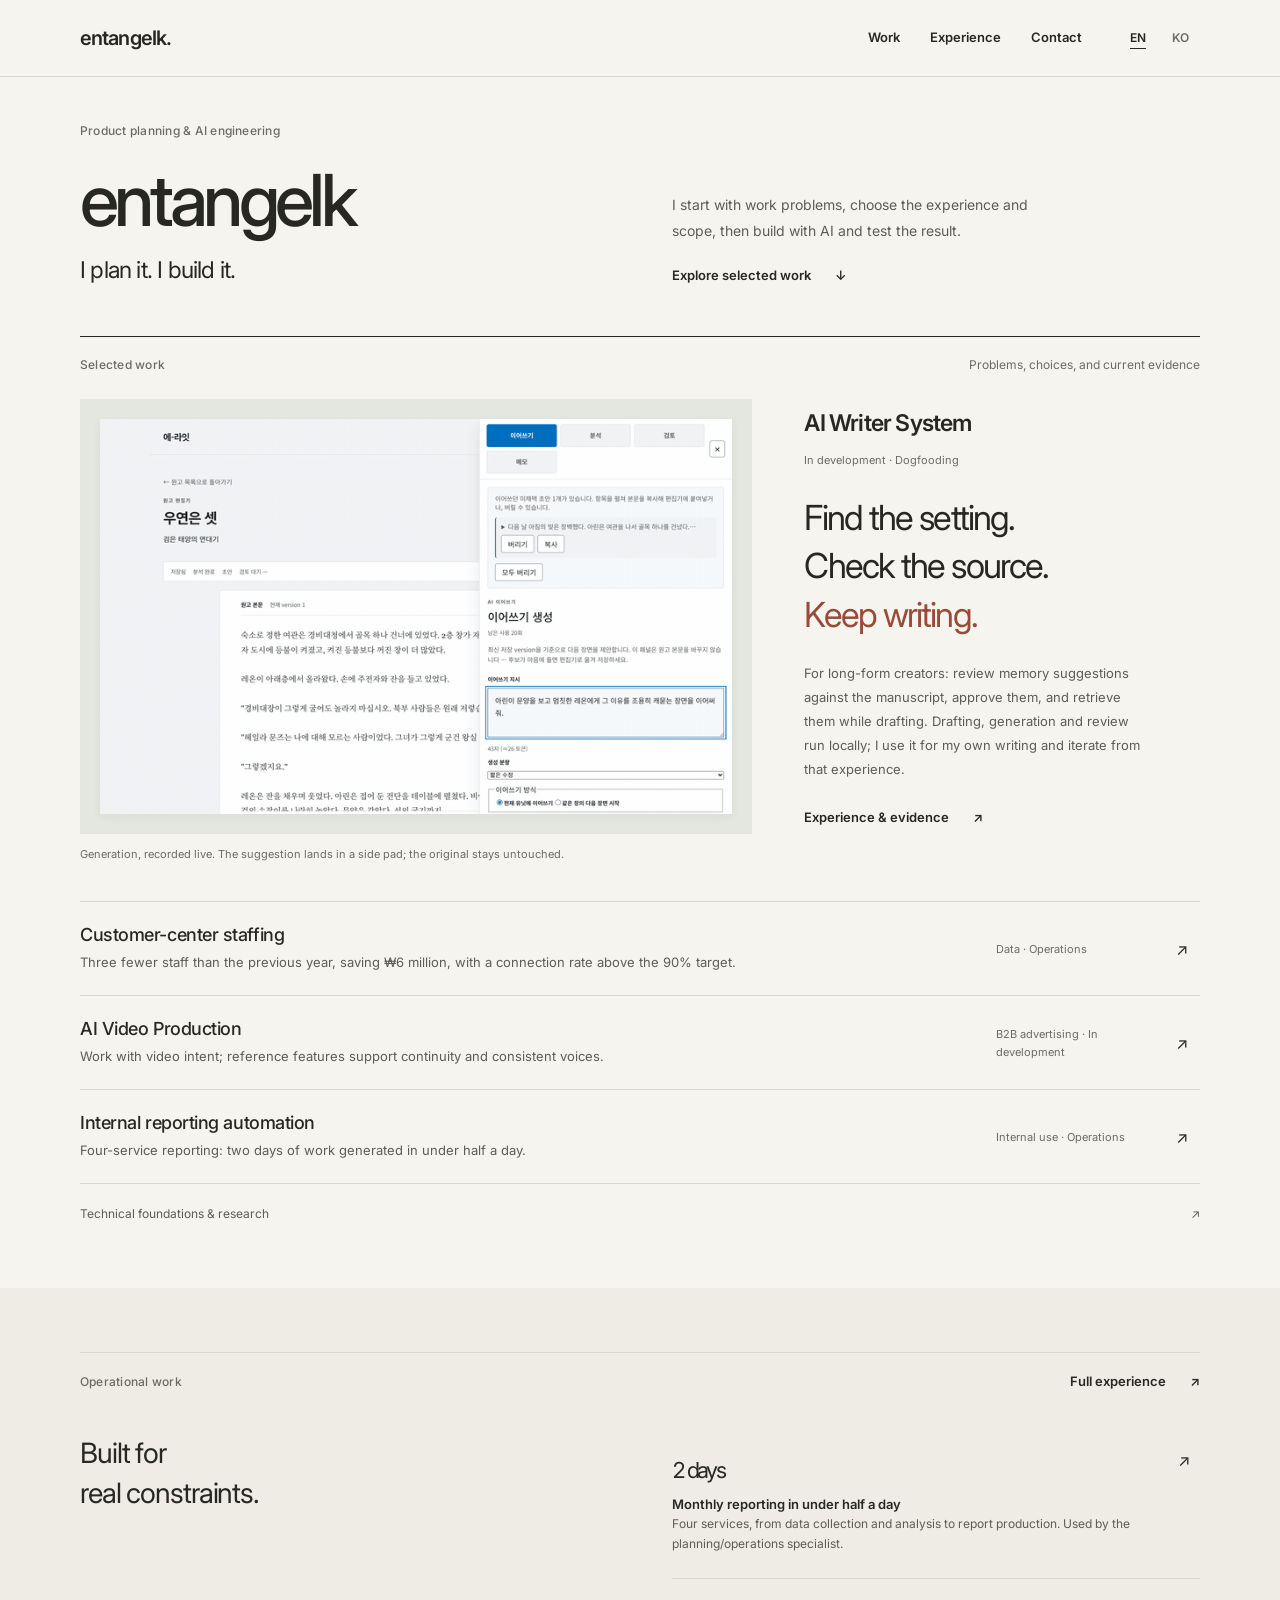
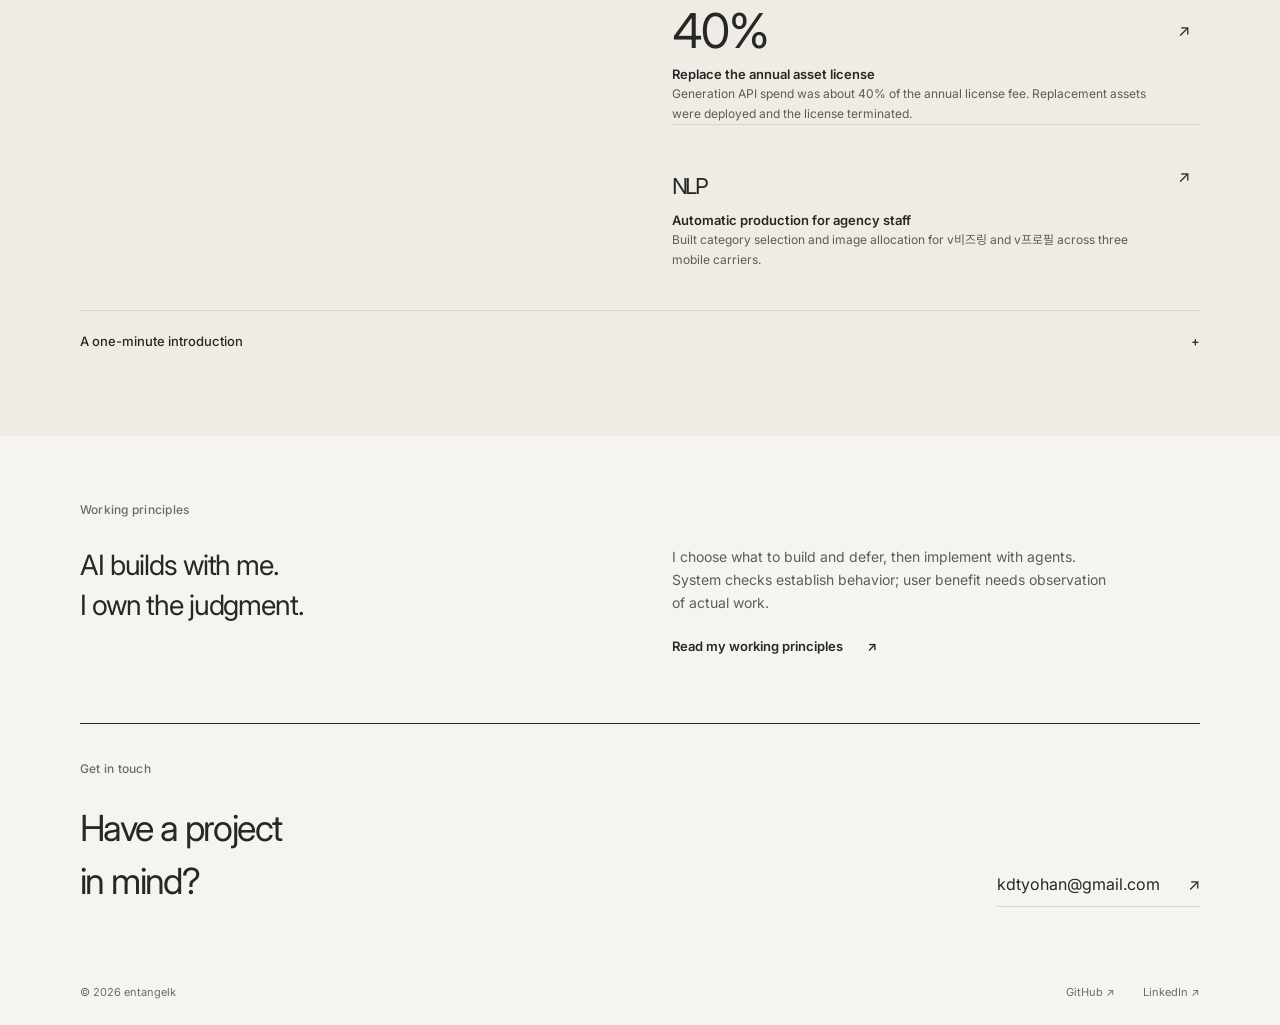
<file: docs/index.html>
<!DOCTYPE html>

<html lang="en">
<head>
<meta charset="utf-8"/>
<meta content="width=device-width, initial-scale=1" name="viewport"/>
<title>
   entangelk — Product × AI Engineering
  </title>
<meta content="entangelk — Product planning, system design, and AI-augmented engineering. Selected projects and production experience." name="description"/>
<link href="https://fonts.googleapis.com" rel="preconnect"/>
<link crossorigin="" href="https://fonts.gstatic.com" rel="preconnect"/>
<link href="https://fonts.googleapis.com/css2?family=Inter:wght@400;500;600;700;800&amp;family=Noto+Sans+KR:wght@400;500;600;700;800&amp;display=swap" rel="stylesheet"/>
<link href="style.css" rel="stylesheet"/>
</head>
<body class="home">
<a class="skip-link" href="#main">
<span class="en">
    Skip to content
   </span>
<span class="ko">
    본문으로 이동
   </span>
</a>
<header class="nav">
<div class="wrap nav-inner">
<a aria-label="entangelk home" class="brand" href="index.html">
     entangelk<span>.</span>
</a>
<nav aria-label="Main" class="nav-links">
<a href="index.html#work">
<span class="en">
       Work
      </span>
<span class="ko">
       작업
      </span>
</a>
<a href="experience.html">
<span class="en">
       Experience
      </span>
<span class="ko">
       경력
      </span>
</a>
<a href="index.html#contact">
<span class="en">
       Contact
      </span>
<span class="ko">
       연락처
      </span>
</a>
</nav>
<div aria-label="Language" class="lang-toggle" role="group">
<button id="btn-en" onclick="setLang('en')" type="button">
      EN
     </button>
<button id="btn-ko" onclick="setLang('ko')" type="button">
      KO
     </button>
</div>
</div>
</header>
<main id="main">
<section class="home-hero">
<div class="wrap">
<div class="hero-top">
<span class="eyebrow"><span class="en">Product planning &amp; AI engineering</span><span class="ko">제품 기획 · AI 엔지니어링</span></span>

</div>

<div class="hero-bottom"><div class="hero-identity"><h1 class="wordmark">
      entangelk
</h1><h2><span class="en">I plan it. I build it.</span><span class="ko">기획하고, 직접 만듭니다.</span></h2></div>

<div class="hero-description">
<p><span class="en">I start with work problems, choose the experience and scope, then build with AI and test the result.</span><span class="ko">운영·기획·데이터 분석에서 출발했습니다. 업무의 문제를 찾고, 경험과 범위를 정한 뒤 AI와 함께 구현하고 검증합니다.</span></p>
<a class="text-link" href="#work">
<span class="en">
         Explore selected work
        </span>
<span class="ko">
         대표 작업 보기
        </span>
<span aria-hidden="true">
         ↓
        </span>
</a>
</div>
</div>
</div>
</section>
<section class="selected-work" id="work">
<span class="anchor-alias" id="decisions">
</span>
<div class="wrap">
<div class="section-heading">
<span class="eyebrow"><span class="en">Selected work</span><span class="ko">대표 작업</span></span>
<span class="section-note"><span class="en">Problems, choices, and current evidence</span><span class="ko">문제, 선택, 그리고 현재 근거</span></span>
</div>
<article class="featured-project reveal">
<figure class="project-figure"><a aria-label="AI Writer System case study" class="project-image" href="case-studies.html#writer">
<img alt="AI Writer System 이어쓰기 생성 실제 녹화 — 제안이 원문 옆 패드에 도착하는 화면" class="screen-only" fetchpriority="high" height="450" src="assets/aiw-generation.gif" width="720"/>
<img alt="AI Writer System 원고 편집기와 AI 이어쓰기 화면" class="print-only" height="800" loading="lazy" src="assets/aiw-editor.png" width="1200"/>
</a><figcaption><span class="en">Generation, recorded live. The suggestion lands in a side pad; the original stays untouched.</span><span class="ko">실제 생성 녹화. AI의 제안은 옆 패드에 도착하고, 원문은 그대로입니다.</span></figcaption></figure>
<div class="project-caption">
<div>

<h2>
         AI Writer System
        </h2>
<span class="project-status">
<span class="en">In development · Dogfooding</span>
<span class="ko">개발 중 · 직접 사용하며 개선</span>
</span>
</div><p class="design-statement"><span class="en">Find the setting.<br/> Check the source.<br/> <em>Keep writing.</em></span><span class="ko">설정을 찾고,<br/> 근거를 확인하고,<br/> <em>다음 장을 씁니다.</em></span></p>
<div class="project-summary">
<p><span class="en">For long-form creators: review memory suggestions against the manuscript, approve them, and retrieve them while drafting. Drafting, generation and review run locally; I use it for my own writing and iterate from that experience.</span><span class="ko">장편 창작자가 원고의 근거를 보고 기억을 승인한 뒤, 다음 집필에서 검색하는 흐름입니다. 직접 집필에 사용하며 분석 화면과 검토 흐름을 개선하고 있습니다.</span></p>
<a class="text-link" href="case-studies.html#writer">
<span class="en">
          Experience &amp; evidence
         </span>
<span class="ko">
          사용 경험과 구현 근거
         </span>
         ↗
        </a>
</div>
</div>
</article>
<div class="project-list reveal">
<a class="project-row" href="experience.html#staffing"><div><h3><span class="en">Customer-center staffing</span><span class="ko">고객센터 인력 분석</span></h3><p><span class="en">Three fewer staff than the previous year, saving ₩6 million, with a connection rate above the 90% target.</span><span class="ko">전년 대비 인력 3명·인건비 600만 원을 절감하고 목표 소통률 90%를 상회했습니다.</span></p></div><span class="project-type"><span class="en">Data · Operations</span><span class="ko">데이터 · 운영 판단</span></span><span aria-hidden="true" class="arrow">↗</span></a>
<a class="project-row" href="experience.html#video"><div><h3><span class="en">AI Video Production</span><span class="ko">AI 영상 제작</span></h3><p><span class="en">Work with video intent; reference features support continuity and consistent voices.</span><span class="ko">영상 의도를 다루는 경험과 연속성·목소리를 이어주는 레퍼런스 기능.</span></p></div><span class="project-type"><span class="en">B2B advertising · In development</span><span class="ko">B2B 광고 · 개발 중</span></span><span aria-hidden="true" class="arrow">↗</span></a>
<a class="project-row" href="experience.html#automation"><div><h3><span class="en">Internal reporting automation</span><span class="ko">사내 월간보고 자동화</span></h3><p><span class="en">Four-service reporting: two days of work generated in under half a day.</span><span class="ko">4개 서비스 월간보고를 2일 작업에서 반나절 미만으로 바꿨습니다.</span></p></div><span class="project-type"><span class="en">Internal use · Operations</span><span class="ko">사내 사용 · 업무 개선</span></span><span aria-hidden="true" class="arrow">↗</span></a>
</div>
<a class="archive-link" href="case-studies.html#memory">
<span class="en">
       Technical foundations &amp; research
      </span>
<span class="ko">
       기술 기반과 연구 사례
      </span>
<span>
       ↗
      </span>
</a>
</div>
</section>
<section class="impact-section" id="experience">
<div class="wrap reveal">
<div class="section-heading">
<span class="eyebrow"><span class="en">Operational work</span><span class="ko">실무의 문제와 판단</span></span>
<a class="text-link" href="experience.html">
<span class="en">
        Full experience
       </span>
<span class="ko">
        전체 경력
       </span>
       ↗
      </a>
</div>
<div class="impact-layout">
<h2>
<span class="en">
        Built for
        <br/>
        real constraints.
       </span>
<span class="ko">
        현실의 제약 안에서,
        <br/>
        업무 흐름을 바꿉니다.
       </span>
</h2>
<div class="impact-results">
<a class="impact-row" href="experience.html#automation"><strong><span class="en">2 days</span><span class="ko">2일</span></strong><div><h3><span class="en">Monthly reporting in under half a day</span><span class="ko">월간보고를 반나절 미만으로</span></h3><p><span class="en">Four services, from data collection and analysis to report production. Used by the planning/operations specialist.</span><span class="ko">4개 서비스의 데이터 수집·분석·보고서 제작을 연결했습니다. 기획·운영 담당자가 실제 사용했습니다.</span></p></div><span aria-hidden="true">↗</span></a>
<a class="impact-row" href="experience.html#assets"><strong>40%</strong><div><h3><span class="en">Replace the annual asset license</span><span class="ko">에셋 라이선스를 AI 제작으로 대체</span></h3><p><span class="en">Generation API spend was about 40% of the annual license fee. Replacement assets were deployed and the license terminated.</span><span class="ko">연간 라이선스 비용의 약 40%에 해당하는 생성 API 비용으로 대상 에셋을 대체하고 라이선스를 종료했습니다.</span></p></div><span aria-hidden="true">↗</span></a>
<a class="impact-row" href="experience.html#nlp"><strong><span class="en">NLP</span><span class="ko">NLP</span></strong><div><h3><span class="en">Automatic production for agency staff</span><span class="ko">제작대행사의 자동제작 업무</span></h3><p><span class="en">Built category selection and image allocation for v비즈링 and v프로필 across three mobile carriers.</span><span class="ko">이동통신 3사 제공 v비즈링·v프로필의 자연어 카테고리 선택부터 이미지 배분까지 담당했습니다.</span></p></div><span aria-hidden="true">↗</span></a>
</div>
</div>
<details class="intro-details">
<summary>
<span class="en">
        A one-minute introduction
       </span>
<span class="ko">
        영상으로 보는 1분 소개
       </span>
<span aria-hidden="true">
        +
       </span>
</summary>
<div class="introvid" id="intro">
<span class="introvid-tag">
<span class="en">
         1-minute intro
        </span>
<span class="ko">
         1분 소개 영상
        </span>
</span>
<div class="introvid-grid">
<figure>
<video aria-label="entangelk 1분 소개 영상 (한국어)" controls="" playsinline="" poster="assets/ad_ko-poster.jpg" preload="none" src="assets/ad_ko.mp4">
</video>
<figcaption>
          한국어 · 1:00
         </figcaption>
</figure>
<figure>
<video aria-label="entangelk 1-minute intro (English)" controls="" playsinline="" poster="assets/ad_en-poster.jpg" preload="none" src="assets/ad_en.mp4">
</video>
<figcaption>
          English · 1:00
         </figcaption>
</figure>
</div>
</div>
</details>
</div>
</section>
<section class="approach-section" id="ai">
<span class="anchor-alias" id="principles">
</span>
<div class="wrap reveal">
<span class="eyebrow"><span class="en">Working principles</span><span class="ko">일하는 방식</span></span>
<div class="approach-layout">
<h2>
<span class="en">
        AI builds with me.
        <br/>
        I own the judgment.
       </span>
<span class="ko">
        AI와 함께 만들고,
        <br/>
        판단은 직접 책임집니다.
       </span>
</h2>
<div>
<p>
<span class="en">
         I choose what to build and defer, then implement with agents. System checks establish behavior; user benefit needs observation of actual work.
        </span>
<span class="ko">
         무엇을 만들고 보류할지 정한 뒤 에이전트와 구현합니다. 시스템 동작은 검증으로, 사용자 효과는 실제 작업 관찰로 확인합니다.
        </span>
</p>
<a class="text-link" href="case-studies.html#ai">
<span class="en">
         Read my working principles
        </span>
<span class="ko">
         일하는 방식 자세히 보기
        </span>
        ↗
       </a>
</div>
</div>
</div>
</section>
<section class="contact-section" id="contact">
<div class="wrap">
<span class="eyebrow"><span class="en">Get in touch</span><span class="ko">연락처</span></span>
<div class="contact-layout">
<h2><span class="en">Have a project<br/>in mind?</span><span class="ko">어떤 문제를<br/>풀고 계신가요?</span></h2>
<a class="contact-email" href="mailto:kdtyohan@gmail.com">
       kdtyohan@gmail.com
       <span aria-hidden="true">
        ↗
       </span>
</a>
</div>
</div>
</section>
</main>
<footer>
<div class="wrap footer-inner">
<span>
     © 2026 entangelk
    </span>
<a href="https://github.com/entangelk" rel="noopener" target="_blank">
     GitHub ↗
    </a>
<a href="https://www.linkedin.com/in/entangelk/" rel="noopener" target="_blank">
     LinkedIn ↗
    </a>
</div>
</footer>
<script src="script.js">
</script>
</body>
</html>
</file>
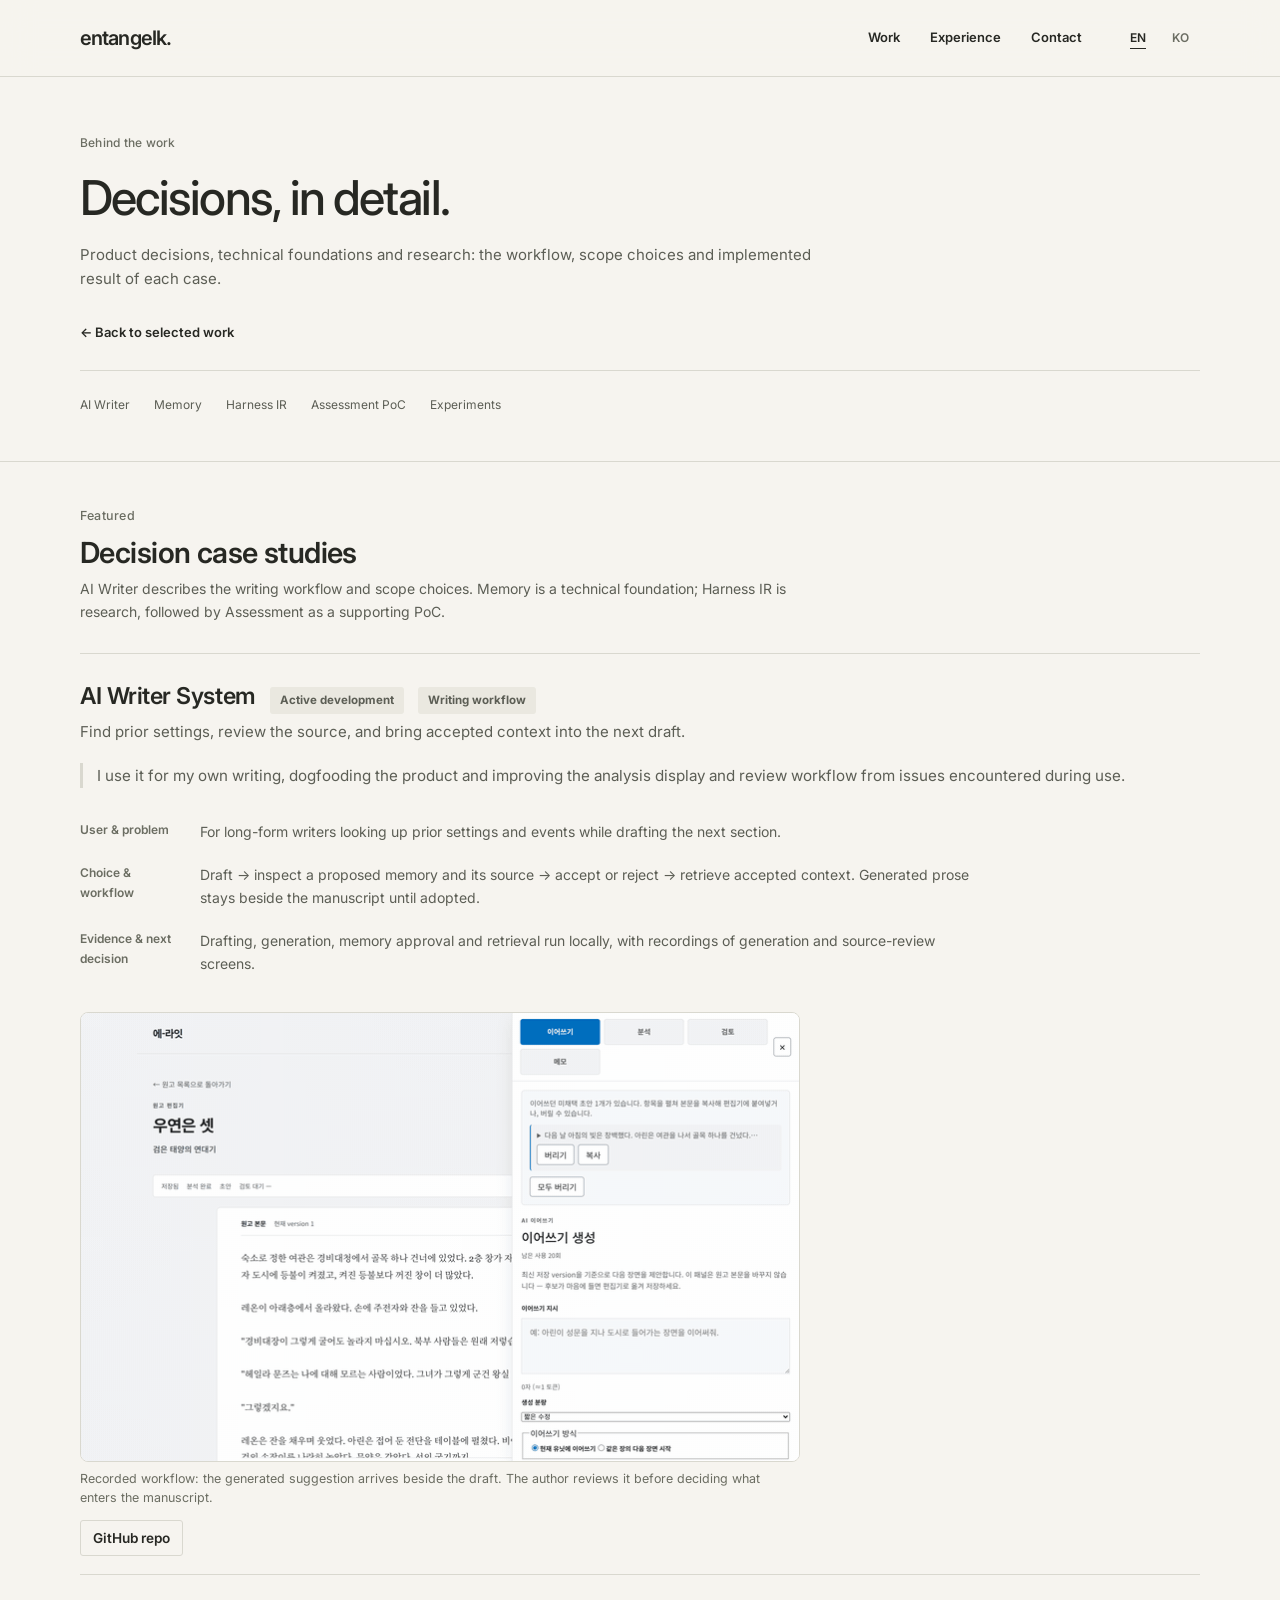
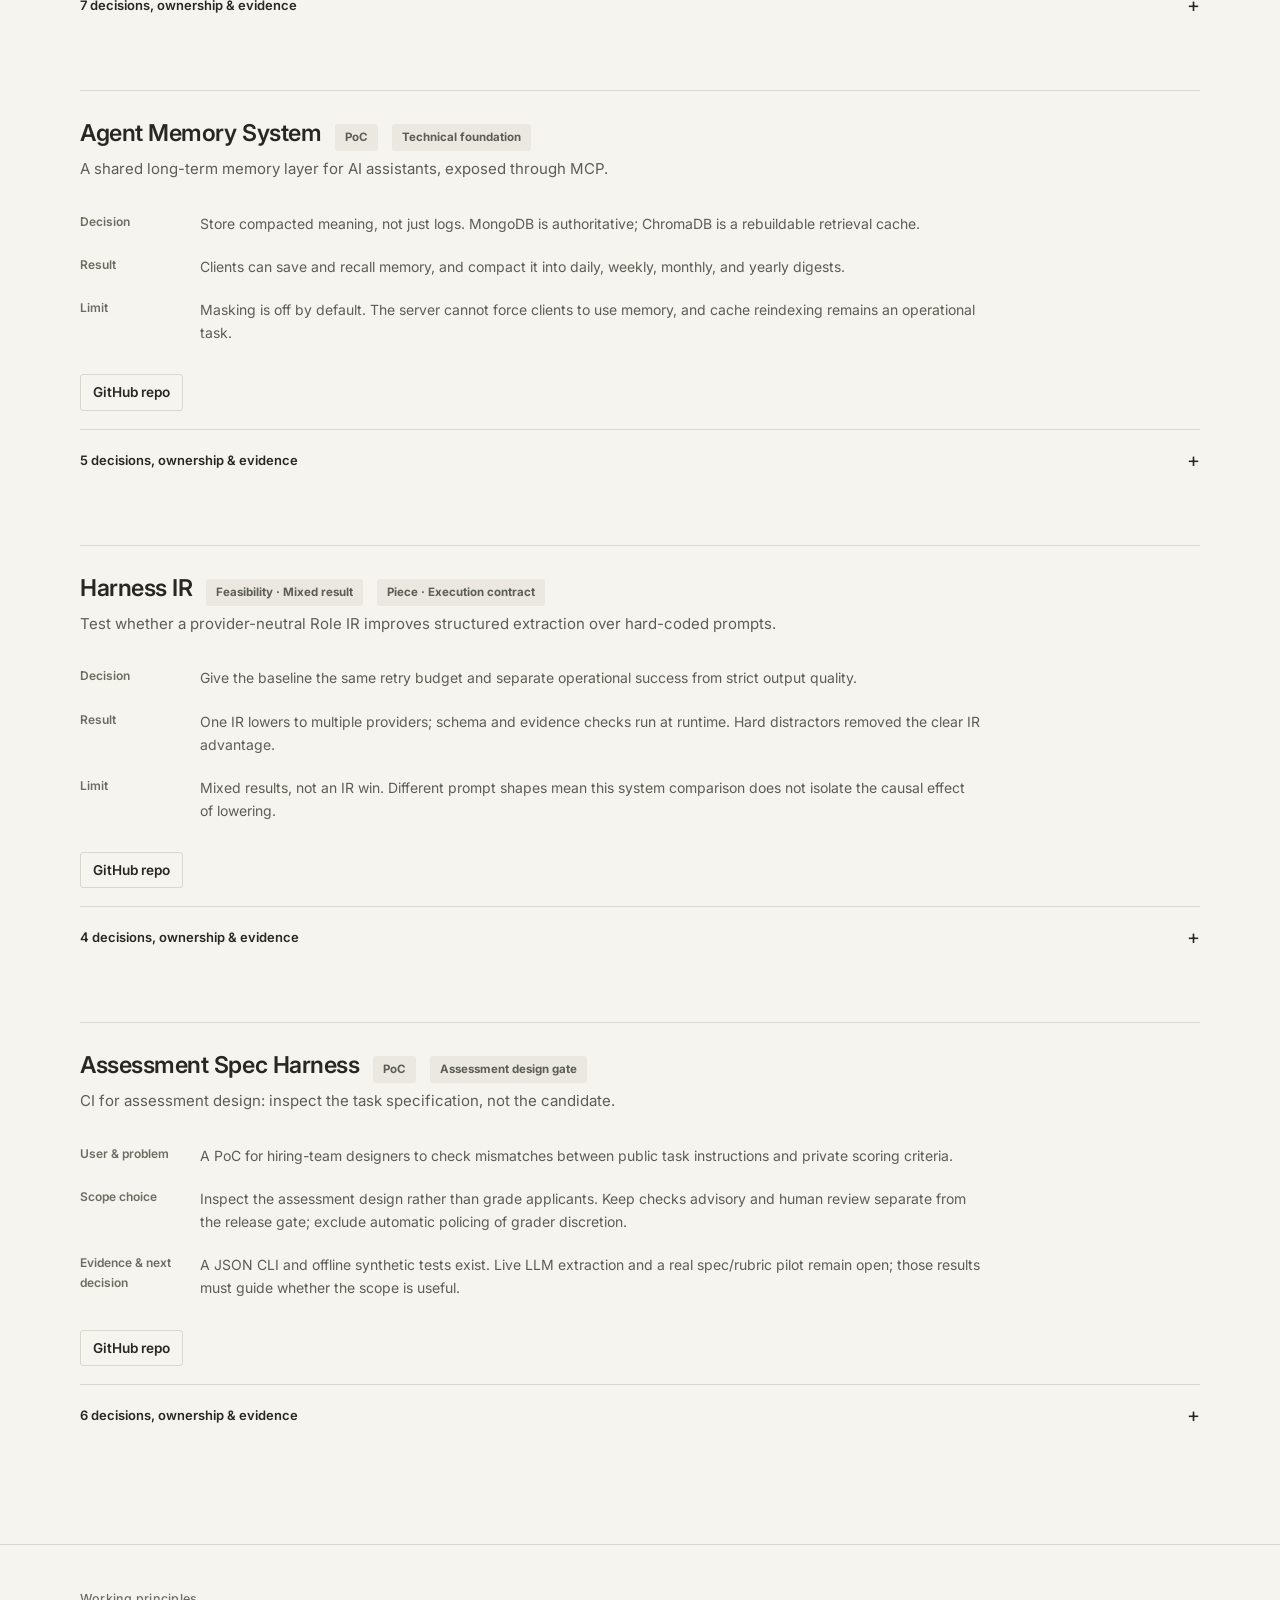
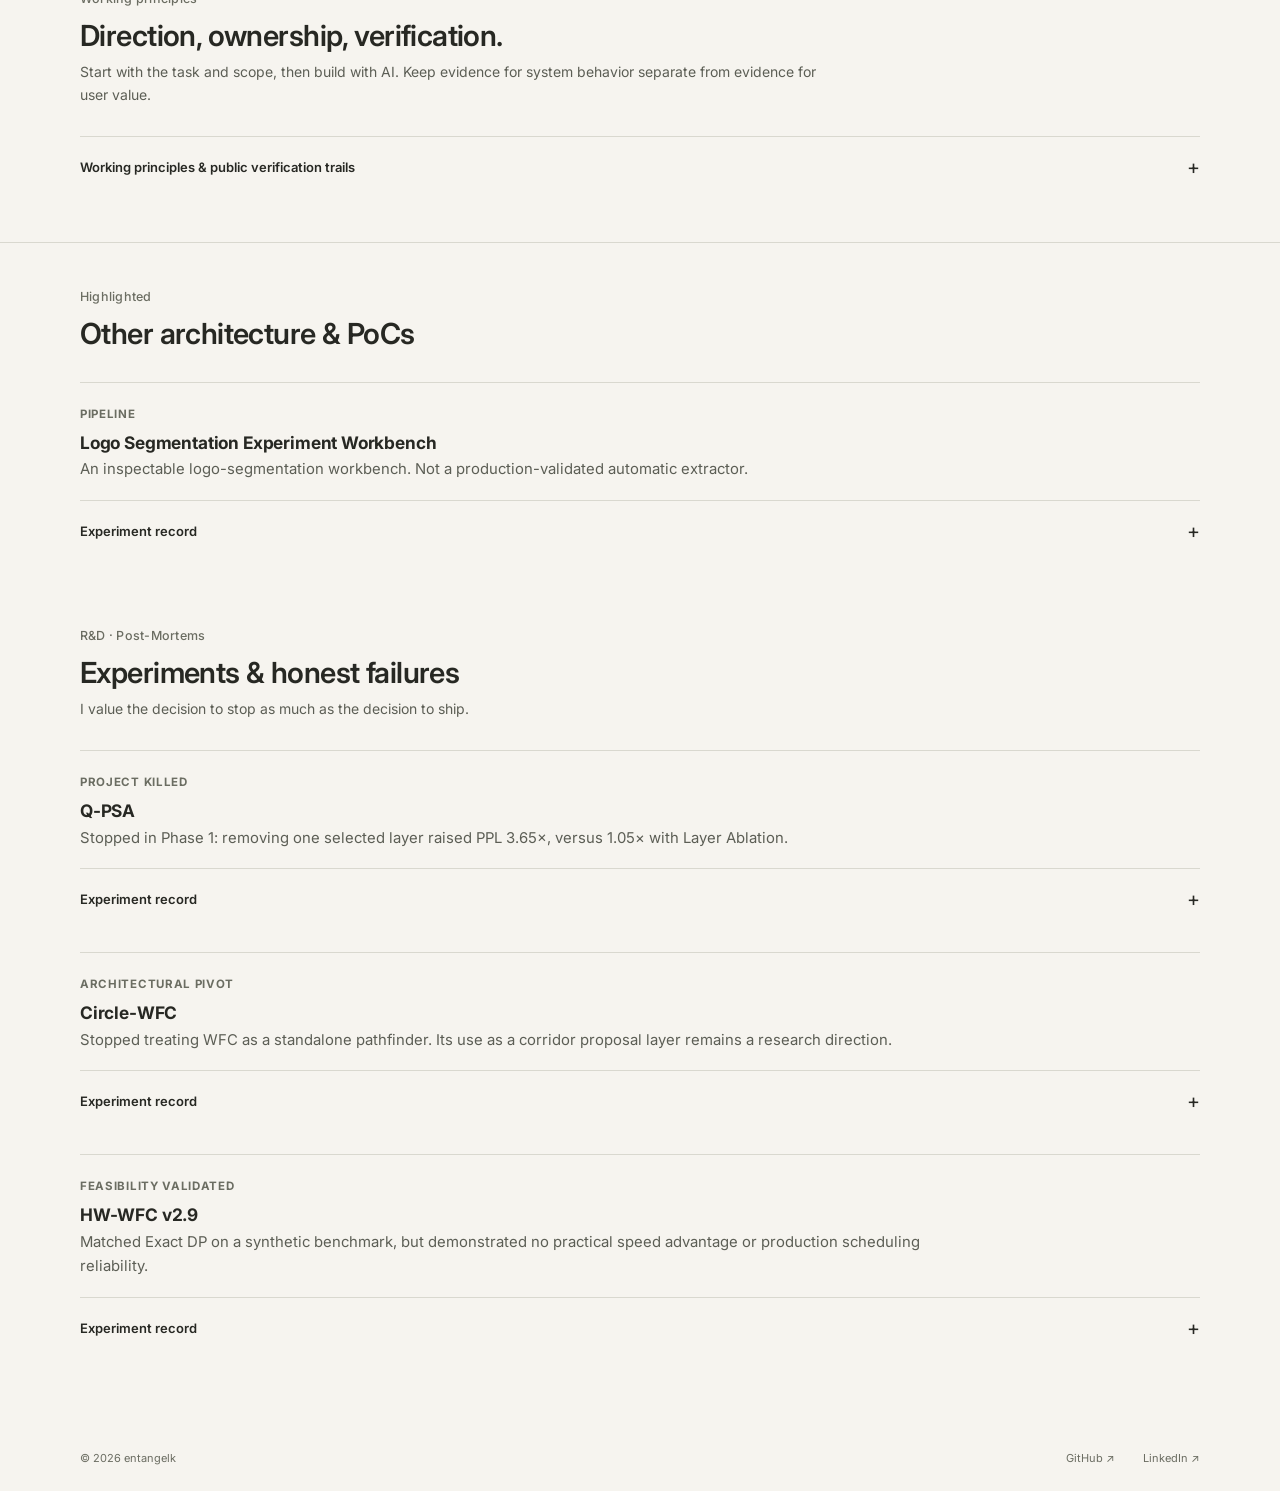
<file: docs/case-studies.html>
<!DOCTYPE html>

<html lang="en">
<head>
<meta charset="utf-8"/>
<meta content="width=device-width, initial-scale=1" name="viewport"/>
<title>
   entangelk — Case studies
  </title>
<meta content="entangelk — Product planning, system design, and AI-augmented engineering. Selected projects and production experience." name="description"/>
<link href="https://fonts.googleapis.com" rel="preconnect"/>
<link crossorigin="" href="https://fonts.gstatic.com" rel="preconnect"/>
<link href="https://fonts.googleapis.com/css2?family=Inter:wght@400;500;600;700;800&amp;family=Noto+Sans+KR:wght@400;500;600;700;800&amp;display=swap" rel="stylesheet"/>
<link href="detail.css" rel="stylesheet"/>
<link href="style.css" rel="stylesheet"/>
</head>
<body class="detail-page">
<a class="skip-link" href="#main">
<span class="en">
    Skip to content
   </span>
<span class="ko">
    본문으로 이동
   </span>
</a>
<header class="nav">
<div class="wrap nav-inner">
<a aria-label="entangelk home" class="brand" href="index.html">
     entangelk<span>.</span>
</a>
<nav aria-label="Main" class="nav-links">
<a href="index.html#work">
<span class="en">
       Work
      </span>
<span class="ko">
       작업
      </span>
</a>
<a href="experience.html">
<span class="en">
       Experience
      </span>
<span class="ko">
       경력
      </span>
</a>
<a href="index.html#contact">
<span class="en">
       Contact
      </span>
<span class="ko">
       연락처
      </span>
</a>
</nav>
<div aria-label="Language" class="lang-toggle" role="group">
<button id="btn-en" onclick="setLang('en')" type="button">
      EN
     </button>
<button id="btn-ko" onclick="setLang('ko')" type="button">
      KO
     </button>
</div>
</div>
</header>
<main id="main">
<div class="hero">
<div class="wrap">
<span class="eyebrow">
<span class="en">
       Behind the work
      </span>
<span class="ko">
       작업의 배경
      </span>
</span>
<h1>
<span class="en">
       Decisions, in detail.
      </span>
<span class="ko">
       설계와 판단의 기록.
      </span>
</h1>
<p class="lede"><span class="en">Product decisions, technical foundations and research: the workflow, scope choices and implemented result of each case.</span><span class="ko">각 사례의 작업 흐름·범위 선택·구현 결과를 정리했습니다. 제품 판단을 먼저, 기술 기반과 연구를 뒤에 둡니다.</span></p>
<a class="text-link" href="index.html#work">
<span class="en">
       ← Back to selected work
      </span>
<span class="ko">
       ← 대표 작업으로
      </span>
</a>
<nav aria-label="On this page" class="page-index"><a href="#writer"><span class="en">AI Writer</span><span class="ko">AI Writer</span></a><a href="#memory"><span class="en">Memory</span><span class="ko">Memory</span></a><a href="#harness"><span class="en">Harness IR</span><span class="ko">Harness IR</span></a><a href="#assessment"><span class="en">Assessment PoC</span><span class="ko">Assessment PoC</span></a><a href="#work"><span class="en">Experiments</span><span class="ko">실험</span></a></nav></div>
</div>
<section id="decisions">
<div class="wrap">
<div class="sec-head">
<div class="sec-tag">
<span class="en">Featured</span>
<span class="ko">핵심</span>
</div>
<h2>
<span class="en">
        Decision case studies
       </span>
<span class="ko">
        의사결정 케이스 스터디
       </span>
</h2>
<p><span class="en">AI Writer describes the writing workflow and scope choices. Memory is a technical foundation; Harness IR is research, followed by Assessment as a supporting PoC.</span><span class="ko">AI Writer의 집필 흐름과 범위 선택을 설명합니다. Memory는 기술 기반, Harness IR은 연구이며 Assessment는 보조 PoC로 뒤에 둡니다.</span></p>
</div>
<!-- CASE 1: AI Writer System (flagship — the three pieces assembled) -->
<div class="case lead" id="writer">
<div class="case-top">
<h3>
        AI Writer System
       </h3>
<span class="pill current">
<span class="en">
         Active development
        </span>
<span class="ko">
         개발 중
        </span>
</span>
<span class="pill piece">
<span class="en">
         Writing workflow
        </span>
<span class="ko">
         집필 작업 흐름
        </span>
</span>
</div>
<p class="tagline"><span class="en">Find prior settings, review the source, and bring accepted context into the next draft.</span><span class="ko">이전 설정을 찾고, 원문 근거를 검토하고, 채택한 맥락으로 다음 원고를 쓰는 작업공간.</span></p>
<p class="bridge"><span class="en">I use it for my own writing, dogfooding the product and improving the analysis display and review workflow from issues encountered during use.</span><span class="ko">직접 집필에 사용하며 dogfood를 진행하고, 사용 중 발견한 불편을 바탕으로 분석 화면과 검토 흐름을 개선하고 있습니다.</span></p>
<dl class="project-brief"><div><dt><span class="en">User &amp; problem</span><span class="ko">대상과 문제</span></dt><dd><span class="en">For long-form writers looking up prior settings and events while drafting the next section.</span><span class="ko">이전 설정과 사건을 찾아 다음 집필에 활용하려는 장편 창작자를 위한 작업공간입니다.</span></dd></div><div><dt><span class="en">Choice &amp; workflow</span><span class="ko">선택과 작업 흐름</span></dt><dd><span class="en">Draft → inspect a proposed memory and its source → accept or reject → retrieve accepted context. Generated prose stays beside the manuscript until adopted.</span><span class="ko">집필 → 기억 후보와 원문 확인 → 승인·거절 → 채택한 맥락 검색으로 연결합니다. 생성문도 채택 전에는 원고 옆의 제안으로 둡니다.</span></dd></div><div><dt><span class="en">Evidence &amp; next decision</span><span class="ko">근거와 다음 판단</span></dt><dd><span class="en">Drafting, generation, memory approval and retrieval run locally, with recordings of generation and source-review screens.</span><span class="ko">로컬에서 집필·생성·기억 승인·검색까지 연결했습니다. 생성 제안과 기억 후보의 원문 검토 화면을 녹화해 제공합니다.</span></dd></div></dl><div class="lead-viz"><img alt="AI Writer System — a continuation being generated in the background, recorded live" class="card-viz" height="450" src="assets/aiw-generation.gif" width="720"/><p class="viz-cap"><span class="en">Recorded workflow: the generated suggestion arrives beside the draft. The author reviews it before deciding what enters the manuscript.</span><span class="ko">실제 작업 화면: 생성된 제안이 원고 옆에 도착합니다. 작성자가 검토하고 원고에 넣을 내용을 결정합니다.</span></p></div><div class="case-links"><a class="repo" href="https://github.com/entangelk/ai_writte_system" rel="noopener" target="_blank">
        GitHub repo
       </a></div><details class="evidence-details"><summary><span class="en">7 decisions, ownership &amp; evidence</span><span class="ko">설계 판단 7개 · 직접 맡은 일 · 검증 기록</span><span aria-hidden="true" class="detail-symbol">+</span></summary><div class="evidence-body"><div class="case-links">
<a class="repo" href="https://github.com/entangelk/ai_writte_system" rel="noopener" target="_blank">
        GitHub repo
       </a>
</div><div class="scan">
<div class="srow">
<div class="sk">
<span class="en">
          Problem
         </span>
<span class="ko">
          문제
         </span>
</div>
<div class="sv">
<span class="en">The workflow centers on retrieving prior settings and reviewing their source while drafting a long manuscript.</span>
<span class="ko">장편 집필 중 이전 설정을 찾고 원문 근거를 확인해 다음 원고에 활용하는 작업을 중심으로 설계했습니다.</span>
</div>
</div>
<div class="srow">
<div class="sk">
<span class="en">
          Result
         </span>
<span class="ko">
          결과
         </span>
</div>
<div class="sv">
<span class="en">
          A writing operating system that runs end-to-end on one
          <code>
           docker compose up
          </code>
          , with the canonical record, the Gate, and human review in the path. 118 decision briefs · 315 verification records · 3,075 passing tests.
         </span>
<span class="ko">
          정본·Gate·사람 검토가 경로에 들어간 글쓰기 운영체제가
          <code>
           docker compose up
          </code>
          하나로 관통 동작합니다. 결정 브리프 118 · 검증 기록 315 · 통과 테스트 3,075.
         </span>
</div>
</div>
<div class="srow">
<div class="sk">
<span class="en">
          Boundary
         </span>
<span class="ko">
          경계
         </span>
</div>
<div class="sv">
<span class="en">The verification counts describe system behavior. The recorded screens show how an author reviews generated prose and memory candidates.</span>
<span class="ko">검증 기록은 시스템 동작의 근거입니다. 실제 화면에서는 작성자가 생성 제안과 기억 후보를 검토하는 흐름을 확인할 수 있습니다.</span>
</div>
</div>
</div><div class="grid2">
<div>
<img alt="AI Writer System — the writing workspace" class="card-viz" loading="lazy" src="assets/aiw-editor.png"/>
<p class="viz-cap">
<span class="en">
          The writing workspace: drafting, generation, analysis and review around one manuscript.
         </span>
<span class="ko">
          원고 작업공간 — 한 편의 원고를 중심으로 생성·분석·검토가 붙어 있습니다.
         </span>
</p>
</div>
<div>
<img alt="AI Writer System — the candidate review screen" class="card-viz" loading="lazy" src="assets/aiw-candidate-review.png"/>
<p class="viz-cap">
<span class="en">
          Candidate review: extracted memory candidates (character · event · open question) wait for a human confirm or reject before becoming memory — decision 02 as a screen.
         </span>
<span class="ko">
          기억 후보 검토 — 추출된 기억 후보(인물·사건·떡밥)가 기억이 되기 전 사람의 승인·거절 판정을 기다립니다. 결정 02가 화면이 된 모습입니다.
         </span>
</p>
</div>
</div><div class="grid2">
<div>
<img alt="AI Writer System — memory candidates grouped by identity in the review inbox" class="card-viz" loading="lazy" src="assets/aiw-review-groups.png"/>
<p class="viz-cap"><span class="en">The review inbox, grouped: nine observations of the same character arrive as one group with the judge's stated reason, so a person can approve or reject them together or one by one.</span><span class="ko">묶인 검토함 — 같은 인물에 대한 관찰 9건이 판정 근거와 함께 한 그룹으로 도착하고, 사람이 그룹째로 또는 하나씩 승인·거절합니다.</span></p>
</div>
<div>
<img alt="AI Writer System — approving a memory candidate after checking its evidence" class="card-viz" loading="lazy" src="assets/aiw-review.gif"/>
<p class="viz-cap">
<span class="en">
          Review, recorded live: open the candidate, read the source quote it is anchored to, then approve — the human step that stands between an AI claim and memory.
         </span>
<span class="ko">
          기억 후보 검토 실제 녹화 — 후보를 열어 그것이 걸려 있는 원문 근거를 확인하고 승인합니다. AI의 주장과 기억 사이에 서 있는 사람의 단계입니다.
         </span>
</p>
</div>
</div><div class="solo-viz"><img alt="AI Writer System — LLM call observability dashboard on the demo project" class="card-viz" height="800" loading="lazy" src="assets/aiw-observability.png" width="1200"/><p class="viz-cap"><span class="en">The observability view on the demo project: calls, success rate and tokens per call site, with failed and refused calls counted in the same chart rather than filtered out.</span><span class="ko">데모 프로젝트의 관측 화면 — 호출부별 호출 수·성공률·토큰을 보여 주고, 실패·거부된 호출도 걸러내지 않고 같은 차트에 셉니다.</span></p></div><p class="bridge">
<span class="en">
<b>
         Every LLM call site is instrumented, and failed calls are counted too.
        </b>
        All nine call sites write a standard audit record, aggregated into a KPI view (per project, plus a global admin view). Counting only the successful calls would pin the success rate at 100% forever — an observability dashboard that can never deliver bad news is decoration, not instrumentation.
       </span>
<span class="ko">
<b>
         LLM 호출부 전부가 계측되고, 실패한 호출도 셉니다.
        </b>
        9개 호출부 모두가 표준 감사 레코드를 남기고, 그것을 집계한 KPI를 화면으로 봅니다(프로젝트별 + 전역 관리자). 성공한 호출만 세면 성공률은 영구히 100%가 됩니다 — 나쁜 소식을 절대 전할 수 없는 관측 대시보드는 계측이 아니라 장식입니다.
       </span>
</p><div class="owned">
<p class="owned-h">
<span class="en">
         What I owned myself
        </span>
<span class="ko">
         제가 직접 소유한 것
        </span>
</p>
<ul>
<li>
<span class="en">
<b>
           Contract &amp; schema.
          </b>
          The canonical MongoDB record, the versioned system contract, and the candidate → Gate → human review → append-only memory pipeline — designed and specified by me before any code existed. The contract is versioned (
          <a href="https://github.com/entangelk/ai_writte_system/blob/main/docs/system-contract-sot.md" rel="noopener" target="_blank">
<code>
            v1.8.68
           </code>
</a>
          ) with every revision and its reason retained.
         </span>
<span class="ko">
<b>
           계약과 스키마.
          </b>
          MongoDB 정본 레코드, 버전 관리되는 시스템 계약, candidate → Gate → 사람 검토 → append-only 기억 파이프라인 — 코드가 나오기 전에 제가 설계하고 명세했습니다. 계약은 버전 관리되며(
          <a href="https://github.com/entangelk/ai_writte_system/blob/main/docs/system-contract-sot.md" rel="noopener" target="_blank">
<code>
            v1.8.68
           </code>
</a>
          ) 모든 개정과 그 이유를 남깁니다.
         </span>
</li>
<li>
<span class="en">
<b>
           The judgment calls that departed from the spec.
          </b>
          Rejecting the brief's literal "OpenAI-compatible rerank adapter" because no such endpoint exists; making the reranker fall back to
          <code>
           None
          </code>
          while embedding falls back to a fake. Both are mine, and both are recorded as departures.
         </span>
<span class="ko">
<b>
           명세를 이탈한 판단.
          </b>
          "OpenAI-호환 rerank 어댑터"라는 브리프 문언을 그런 엔드포인트가 없다는 이유로 거부한 것, 임베딩은 fake로 내리되 리랭커는
          <code>
           None
          </code>
          으로 내리게 한 비대칭 — 둘 다 제 판단이고 둘 다 이탈로 기록돼 있습니다.
         </span>
</li>
<li>
<span class="en">
<b>
           The verification protocol.
          </b>
          Mutation-based falsification by a separate session, two-way guards, and the rule that a missing guard blocks the verdict — I wrote the protocol, and I sign off on every verdict.
         </span>
<span class="ko">
<b>
           검증 프로토콜.
          </b>
          별도 세션의 뮤테이션 반증, 양방향 가드, 가드가 빠지면 verdict를 차단하는 규칙 — 프로토콜을 제가 썼고, 모든 판정에 제가 서명합니다.
         </span>
</li>
<li>
<span class="en">
<b>
           What the agents wrote.
          </b>
          Most of the implementation code and test drafts, inside those contracts. Commit authority, the decision briefs, and the accept/reject call stayed with me.
         </span>
<span class="ko">
<b>
           에이전트가 쓴 부분.
          </b>
          그 계약들 안에서의 구현 코드 대부분과 테스트 초안입니다. commit 권한, 결정 브리프, 합격·불합격 판정은 제가 가졌습니다.
         </span>
</li>
</ul>
</div><div class="decisions">
<div class="decision">
<p class="dh">
<span class="num">
          01
         </span>
<span class="en">
          The center is memory, not a smarter model
         </span>
<span class="ko">
          중심은 더 영리한 모델이 아니라 기억이다
         </span>
</p>
<p class="why">
<span class="en">
          The product hypothesis prioritizes retrieving prior settings over making generation the only centerpiece. Manuscript, settings and style can accumulate as source-linked memory; the writer selects relevant context for the next draft. Whether this beats the existing workflow needs real-use comparison.
         </span>
<span class="ko">
          생성만을 중심에 두기보다 이전 설정을 검색하는 경험을 우선한다는 제품 가설입니다. 원고·설정·문체를 출처가 있는 기억으로 쌓고, 다음 원고에 필요한 맥락을 가져옵니다. 기존 작업 방식보다 유용한지는 실제 사용 비교가 필요합니다.
         </span>
</p>
</div>
<div class="decision">
<p class="dh">
<span class="num">
          02
         </span>
<span class="en">
          AI output is not canon on arrival
         </span>
<span class="ko">
          AI 출력은 도착 즉시 정본이 아니다
         </span>
</p>
<p class="why">
<span class="en">
          Every generated or analyzed result lands as a
          <code>
           candidate
          </code>
          and becomes memory only after a Gate verdict and human review. This is the load-bearing decision: the moment "whatever the AI wrote is true" is allowed, the memory itself is contaminated — and
          <b>
           every later retrieval inherits that contamination
          </b>
          . Memory is
          <b>
           append-only
          </b>
          , so a bad revision stacks a version instead of erasing the past, and every claim carries a
          <code>
           source_ref
          </code>
          back to its position in the original text, so the author can audit the AI's judgment down to where it came from.
         </span>
<span class="ko">
          생성·분석 결과는 전부
          <code>
           candidate
          </code>
          로 남고, Gate 판정과 사람의 검토를 거쳐야 기억이 됩니다. 이것이 하중을 받는 결정입니다 — "AI가 쓴 것이 곧 사실"이 되는 순간 기억 자체가 오염되고,
          <b>
           이후의 모든 검색이 그 오염을 물려받습니다
          </b>
          . 기억은
          <b>
           append-only
          </b>
          라 잘못된 갱신이 과거를 지우지 못하고 버전으로 쌓이며, 모든 주장에는 원문 위치로 되짚는
          <code>
           source_ref
          </code>
          가 붙어 작가가 AI의 판단을 출처까지 검증할 수 있습니다.
         </span>
</p>
<blockquote class="pull">
<span class="en">
          "AI output is not canon on arrival. It is a candidate until something verifies it."
         </span>
<span class="ko">
          "AI 출력은 도착 즉시 정본이 아니다. 무언가 검증하기 전까지는 후보다."
         </span>
</blockquote>
</div>
<div class="decision">
<p class="dh">
<span class="num">
          03
         </span>
<span class="en">
          The same truth-vs-cache split, deliberately repeated
         </span>
<span class="ko">
          같은 진실/캐시 분리를 의도적으로 반복했다
         </span>
</p>
<p class="why">
<span class="en">
          MongoDB holds the canonical record; ChromaDB (BGE-m3 vector) and Elasticsearch (nori lexical) are
          <b>
           derived
          </b>
          hybrid indexes maintained by an async outbox worker, and final evidence is always reloaded from the canonical record rather than trusted from the index. This is the same split I first built in the
          <b>
           Agent Memory System
          </b>
          below — repeated here on purpose. A structure that only works once is a coincidence; one that holds across a memory server, a product, and the system I build at work is a design I can rely on.
         </span>
<span class="ko">
          정본은 MongoDB가 들고, ChromaDB(BGE-m3 벡터)와 Elasticsearch(nori 어휘)는 async outbox 워커가 유지하는
          <b>
           파생
          </b>
          하이브리드 색인입니다. 최종 근거는 색인을 믿지 않고 항상 정본에서 재조회합니다. 아래
          <b>
           Agent Memory System
          </b>
          에서 처음 만든 분리를
          <b>
           의도적으로 반복
          </b>
          한 것입니다. 한 번만 통하는 구조는 우연이고, 메모리 서버·제품·회사에서 만드는 시스템까지 관통하면 그것은 믿고 쓸 수 있는 설계입니다.
         </span>
</p>
</div>
<div class="decision">
<p class="dh">
<span class="num">
          04
         </span>
<span class="en">
          Make the swappable parts swappable — but measure before swapping
         </span>
<span class="ko">
          교체할 자리는 교체 가능하게 — 다만 재기 전에는 바꾸지 않는다
         </span>
</p>
<p class="why">
<span class="en">
          Embedding and reranking became
          <b>
           provider-neutral seams
          </b>
          . With no endpoint configured the embedding helper falls back to a fake, but the reranker falls back to
          <code>
           None
          </code>
          — no reranking at all. That asymmetry is deliberate: there is no useful stand-in for "fake reranking," and shuffling at random is worse than doing nothing. The brief specified "a generic OpenAI-compatible adapter" — but
          <b>
           OpenAI has no rerank endpoint at all
          </b>
          . Following the wording literally would have implemented a contract that does not exist, so I built the shape the field actually shares (
          <code>
           POST /v1/rerank
          </code>
          , as Cohere · Jina · Voyage · TEI expose it) and recorded the departure in the brief. A guard locks the assembly, because
          <b>
           this failure is silent
          </b>
          : if reranking quietly falls out, nothing looks broken — the ranking just goes back to what it was. And before any swap, an evaluation harness (
          <code>
           recall@k
          </code>
          ·
          <code>
           MRR
          </code>
          ·
          <code>
           nDCG@k
          </code>
          ) written first, with the gold labels deliberately
          <b>
           not
          </b>
          filled in — and a test that fails if a labeled
          <code>
           .jsonl
          </code>
          ever lands in the repo.
         </span>
<span class="ko">
          임베딩과 리랭킹을
          <b>
           provider-neutral seam
          </b>
          으로 뺐습니다. 엔드포인트가 없으면 임베딩 헬퍼는 fake로 내려가지만, 리랭커는
          <code>
           None
          </code>
          으로 — 아예 재정렬하지 않습니다. 이 비대칭은 의도한 것입니다. 리랭킹에는 "가짜 재정렬"이라는 쓸모 있는 대체물이 없고,
          <b>
           무작위로 섞는 것은 no-op보다 나쁘기
          </b>
          때문입니다. 브리프의 문언은 "generic OpenAI-호환 어댑터"였지만
          <b>
           OpenAI에는 rerank 엔드포인트가 없습니다
          </b>
          . 글자를 그대로 따랐으면
          <b>
           존재하지 않는 계약
          </b>
          을 구현할 뻔했고, 그래서 이 분야가 실제로 공유하는 형태(
          <code>
           POST /v1/rerank
          </code>
          — Cohere · Jina · Voyage · TEI가 같은 모양)를 구현하고 그 이탈을 브리프에 적었습니다. 조립은 가드로 잠급니다.
          <b>
           이 실패는 조용하기
          </b>
          때문입니다 — 리랭킹이 조용히 빠져도 비는 것이 없고, 순위만 예전으로 돌아갑니다. 그리고 교체하기 전에 평가 하네스(
          <code>
           recall@k
          </code>
          ·
          <code>
           MRR
          </code>
          ·
          <code>
           nDCG@k
          </code>
          )를
          <b>
           먼저
          </b>
          썼습니다. 정답은
          <b>
           일부러 채우지 않았고
          </b>
          , 라벨링된
          <code>
           .jsonl
          </code>
          이 저장소에 들어오면 실패하는 셀을 함께 뒀습니다.
         </span>
</p>
<blockquote class="pull">
<span class="en">
          "Owning a harness is not the same as having evaluated anything."
         </span>
<span class="ko">
          "하네스가 있다는 사실은 '평가했다'가 아니다."
         </span>
</blockquote>
</div>
<div class="decision">
<p class="dh">
<span class="num">
          05
         </span>
<span class="en">
          Write the decision brief before the code — and stop
         </span>
<span class="ko">
          코드보다 결정 브리프를 먼저 쓰고, 멈춘다
         </span>
</p>
<p class="why">
<span class="en">
          Choices that cannot be quietly reversed later — architecture, contract literals, policy — are raised as a
          <b>
           decision brief
          </b>
          with an options table (option / description / upside / downside), a recommendation, and an explicit list of what I am deferring. Then implementation
          <b>
           stops
          </b>
          until the owner decides; guessing is not allowed.
          <a href="https://github.com/entangelk/ai_writte_system/tree/main/docs/plans" rel="noopener" target="_blank">
<b>
            118 decision briefs
           </b>
</a>
          exist so far — the trail is public. The cost is real — work halts — and that is the point: a silently chosen default is a decision nobody remembers making, and those are the ones that cannot be undone later.
         </span>
<span class="ko">
          조용히 고르면 나중에 되돌릴 수 없는 선택 — 아키텍처·계약 리터럴·정책 — 은 선택지 표(선택지·설명·장점·단점)와 추천, 그리고 유예할 항목을 명시한
          <b>
           결정 브리프
          </b>
          로 올립니다. 그리고 오너가 결정할 때까지 구현을
          <b>
           멈춥니다
          </b>
          . 추측 구현은 금지입니다. 현재까지
          <a href="https://github.com/entangelk/ai_writte_system/tree/main/docs/plans" rel="noopener" target="_blank">
<b>
            결정 브리프 118개
           </b>
</a>
          — 기록은 공개돼 있습니다. 작업이 멈추는 비용은 실제로 발생하고, 그게 요점입니다 — 조용히 골라진 기본값은 아무도 내린 기억이 없는 결정이고, 나중에 되돌릴 수 없는 것은 바로 그런 것들입니다.
         </span>
</p>
<blockquote class="pull">
<span class="en">
          "A silently chosen default is a decision nobody remembers making."
         </span>
<span class="ko">
          "조용히 골라진 기본값은, 아무도 내린 기억이 없는 결정이다."
         </span>
</blockquote>
</div>
<div class="decision">
<p class="dh">
<span class="num">
          06
         </span>
<span class="en">
          Verification that is allowed to fail
         </span>
<span class="ko">
          실패가 허용되는 검증
         </span>
</p>
<p class="why">
<span class="en">
          After implementation, a
          <b>
           different session
          </b>
          tries to falsify the work by
          <b>
           mutation
          </b>
          — reverting the fix to confirm the regression guard fails again. Guards must fail in both directions: reintroducing the original bug, and over-correcting into a valid case.
          <a href="https://github.com/entangelk/ai_writte_system/tree/main/docs/verifications" rel="noopener" target="_blank">
<b>
            315 independent verification records over 73 dated days
           </b>
</a>
          , sitting on a suite of
          <a href="https://github.com/entangelk/ai_writte_system/tree/main/tests" rel="noopener" target="_blank">
<b>
            3,075 passing tests (4,239 subtests)
           </b>
</a>
          . The verdict split is
          <b>
           216 pass · 94 conditional · 5 outright fail
          </b>
          —
          <b>
           Snapshot counts; verdict proportions do not establish verification quality
          </b>
          . One representative catch: an enforcement recorded as "complete" was true at the compose-file level but
          <b>
           false at runtime
          </b>
          , because already-created containers still carried the old port mapping — found by
          <code>
           docker ps
          </code>
          , not by the test suite. And those counts are not typed by hand:
          <a href="https://github.com/entangelk/ai_writte_system/blob/main/tests/test_docs_indexes.py" rel="noopener" target="_blank">
           a test in the repo
          </a>
          re-counts the records from disk and fails
          <b>
           in both directions
          </b>
          — add a record without raising the number, or delete one without lowering it, and it breaks. When
          <a href="https://github.com/entangelk/ai_writte_system/blob/main/docs/verifications/2026-08-06/tally_verification_ledger.py" rel="noopener" target="_blank">
           the tally script's
          </a>
          own verdict-parsing heuristic misread 5 records under one rule and 4 under another, I did not tune the heuristic until it looked right and then put it in the guard — I committed the script beside the records with its limits written at the top, and left the classification to a human.
         </span>
<span class="ko">
          구현 뒤에는
          <b>
           다른 세션
          </b>
          이
          <b>
           뮤테이션
          </b>
          으로 반증을 시도합니다 — 고친 것을 되돌려 회귀 가드가 다시 실패하는지 확인합니다. 가드는 양방향이어야 합니다: 원래 결함을 재현해도 실패하고, 과잉 교정으로 정상 경로를 깨도 실패해야 합니다.
          <a href="https://github.com/entangelk/ai_writte_system/tree/main/docs/verifications" rel="noopener" target="_blank">
<b>
            73일치로 쌓인 독립 검증 기록 315건
           </b>
</a>
          , 그 아래
          <a href="https://github.com/entangelk/ai_writte_system/tree/main/tests" rel="noopener" target="_blank">
<b>
            통과 테스트 3,075건(서브테스트 4,239)
           </b>
</a>
          . 판정 분포는
          <b>
           합격 216 · 조건부 합격 94 · 불합격 5
          </b>
          로,
          <b>
           기록 시점의 집계이며 판정 비율만으로 검증 품질을 입증하지 않습니다
          </b>
          . 대표적으로 잡힌 것 하나: "시행 완료"로 기록된 항목이
          <b>
           compose 파일 수준에서는 참, 런타임에서는 거짓
          </b>
          이었습니다. 이미 만들어진 컨테이너가 옛 포트 매핑을 그대로 들고 있었기 때문이고, 이를 잡은 것은 테스트 스위트가 아니라
          <code>
           docker ps
          </code>
          였습니다. 그리고 이 숫자들은 손으로 적은 값이 아닙니다 —
          <a href="https://github.com/entangelk/ai_writte_system/blob/main/tests/test_docs_indexes.py" rel="noopener" target="_blank">
           저장소의 테스트
          </a>
          가 기록을 디스크에서 다시 세고
          <b>
           양방향으로
          </b>
          실패합니다. 기록을 추가하고 숫자를 안 올려도 깨지고, 파일을 지우고 숫자를 안 내려도 깨집니다.
          <a href="https://github.com/entangelk/ai_writte_system/blob/main/docs/verifications/2026-08-06/tally_verification_ledger.py" rel="noopener" target="_blank">
           집계 스크립트
          </a>
          의 판정 파싱 휴리스틱이 한 규칙에서 5건, 다른 규칙에서 4건을 오분류했을 때는 맞아 보일 때까지 휴리스틱을 다듬어 가드에 넣지 않았습니다 — 한계를 서두에 적은 채로 기록 옆에 커밋하고, 분류는 사람에게 남겼습니다.
         </span>
</p>
<blockquote class="pull">
<span class="en">
          "Three verifications in ten do not come back clean. That isn't a weak process — it's the evidence the process is real."
         </span>
<span class="ko">
          "열 건 중 세 건이 깨끗하게 돌아오지 않는다. 절차가 허술하다는 뜻이 아니라, 절차가 진짜라는 증거다."
         </span>
</blockquote>
</div>
<div class="decision">
<p class="dh">
<span class="num">
          07
         </span>
<span class="en">Local operation and deployment scope</span>
<span class="ko">로컬 운영과 배포 범위</span>
</p>
<p class="why">
<span class="en">The stack runs with <code>docker compose up</code>, with authentication, project ownership, quotas and administration implemented. Datastores bind to <code>127.0.0.1</code>. Remote multi-host deployment remains a later scope.</span>
<span class="ko"><code>docker compose up</code>으로 전체 스택이 동작하며 인증·프로젝트 소유권·quota·관리자 기능을 구현했습니다. 저장소는 <code>127.0.0.1</code>에 바인드하고 원격 다중 호스트 배포는 후속 범위로 남겼습니다.</span>
</p>
<p class="ai">
<b>
<span class="en">
           How it connects:
          </span>
<span class="ko">
           연결점:
          </span>
</b>
<span class="en">
          This is the readable version of what I build at work. The company system in development (
          <a href="experience.html#current">
           Current work →
          </a>
          ) uses related candidate, verification and gate boundaries for a different task — but its source is company-private. Here the whole trail is open: the briefs, the verification records, the guards, and the limits.
         </span>
<span class="ko">
          이것은 제가 회사에서 만드는 것의
          <b>
           읽을 수 있는 버전
          </b>
          입니다. 개발 중인 사내 시스템(
          <a href="experience.html#current">
           현재 실무 →
          </a>
          )은 다른 업무에 candidate·검증·gate 경계를 적용합니다. 다만 소스가 회사 비공개입니다. 여기서는 그 자취 전부가 열려 있습니다 — 브리프, 검증 기록, 가드, 그리고 한계까지.
         </span>
</p>
</div>
</div></div></details></div>
<!-- CASE 2: Agent Memory System (the Memory piece) -->
<div class="case" id="memory">
<div class="case-top">
<h3>
        Agent Memory System
       </h3>
<span class="pill poc">
        PoC
       </span>
<span class="pill piece">
<span class="en">
         Technical foundation
        </span>
<span class="ko">
         기술 기반
        </span>
</span>
</div>
<p class="tagline"><span class="en">A shared long-term memory layer for AI assistants, exposed through MCP.</span><span class="ko">MCP로 여러 AI 클라이언트가 공유하는 장기 메모리 레이어.</span></p>
<dl class="project-brief"><div><dt><span class="en">Decision</span><span class="ko">핵심 판단</span></dt><dd><span class="en">Store compacted meaning, not just logs. MongoDB is authoritative; ChromaDB is a rebuildable retrieval cache.</span><span class="ko">로그 대신 압축된 의미를 저장합니다. MongoDB가 정본이고 ChromaDB는 재구축 가능한 검색 캐시입니다.</span></dd></div><div><dt><span class="en">Result</span><span class="ko">확인된 결과</span></dt><dd><span class="en">Clients can save and recall memory, and compact it into daily, weekly, monthly, and yearly digests.</span><span class="ko">클라이언트가 기억을 저장·검색하고 일·주·월·년 단위 digest로 압축하는 구조를 구현했습니다.</span></dd></div><div><dt><span class="en">Limit</span><span class="ko">한계</span></dt><dd><span class="en">Masking is off by default. The server cannot force clients to use memory, and cache reindexing remains an operational task.</span><span class="ko">가림 정책은 기본 비활성화입니다. 클라이언트의 기억 사용을 강제할 수 없으며, 캐시 재색인은 운영상 필요합니다.</span></dd></div></dl><div class="case-links"><a class="repo" href="https://github.com/entangelk/agent-memory-system-public" rel="noopener" target="_blank">
        GitHub repo
       </a></div><details class="evidence-details"><summary><span class="en">5 decisions, ownership &amp; evidence</span><span class="ko">설계 판단 5개 · 직접 맡은 일 · 검증 기록</span><span aria-hidden="true" class="detail-symbol">+</span></summary><div class="evidence-body"><div class="case-links">
<a class="repo" href="https://github.com/entangelk/agent-memory-system-public" rel="noopener" target="_blank">
        GitHub repo
       </a>
</div><div class="scan">
<div class="srow">
<div class="sk">
<span class="en">
          Problem
         </span>
<span class="ko">
          문제
         </span>
</div>
<div class="sv">
<span class="en">An MCP PoC for saving and recalling prior context across AI-assisted work sessions.</span>
<span class="ko">AI와 작업할 때 이전 맥락을 저장하고 다음 세션에서 검색하도록 만든 MCP PoC입니다.</span>
</div>
</div>
<div class="srow">
<div class="sk">
<span class="en">
          Result
         </span>
<span class="ko">
          결과
         </span>
</div>
<div class="sv">
<span class="en">
          An MCP long-term memory layer whose primary unit is compacted meaning: MongoDB authoritative, ChromaDB a rebuildable derived cache, client-driven compaction into day → week → month → year digests.
         </span>
<span class="ko">
          압축된 의미를 기본 단위로 삼는 MCP 장기 메모리 레이어입니다. MongoDB가 권위 저장소, ChromaDB는 재구축 가능한 파생 캐시이고, client-driven compaction이 일→주→월→년 digest를 만듭니다.
         </span>
</div>
</div>
<div class="srow">
<div class="sk">
<span class="en">
          Boundary
         </span>
<span class="ko">
          경계
         </span>
</div>
<div class="sv">
<span class="en">
          The masking policy ships
          <b>
           disabled by default
          </b>
          — it supports a safe policy but is not safe-by-default. And a memory server cannot force a client to actually use the memory it serves.
         </span>
<span class="ko">
          가림 정책은
          <b>
           기본값이 비활성화
          </b>
          입니다 — 안전 정책을 지원하지만 safe-by-default는 아닙니다. 그리고 메모리 서버는 클라이언트가 그 기억을 실제로 쓰도록 강제하지 못합니다.
         </span>
</div>
</div>
</div><div class="owned">
<p class="owned-h">
<span class="en">
         What I owned myself
        </span>
<span class="ko">
         제가 직접 소유한 것
        </span>
</p>
<ul>
<li>
<span class="en">
<b>
           The truth/cache split.
          </b>
          Deciding that MongoDB is authoritative and ChromaDB is a rebuildable derived cache — a storage boundary later used in AI Writer.
         </span>
<span class="ko">
<b>
           진실/캐시 분리.
          </b>
          MongoDB를 권위 저장소로, ChromaDB를 재구축 가능한 파생 캐시로 둔 결정 — 이후 AI Writer에 사용한 저장 경계입니다.
         </span>
</li>
<li>
<span class="en">
<b>
           What the server refuses to do.
          </b>
          No hidden LLM summarization, no keyword-guessed sensitivity. Sensitivity is explicit metadata supplied by the agent; the machine coordinates, the party that understood the text decides. That refusal is a design decision, not a missing feature.
         </span>
<span class="ko">
<b>
           서버가 하지 않기로 한 것.
          </b>
          숨은 LLM 요약 없음, 키워드 기반 민감도 추측 없음. 민감도는 agent가 명시하는 메타데이터이고, 기계는 조율하며 텍스트를 이해한 주체가 결정합니다. 이 거부는 미구현이 아니라 설계 결정입니다.
         </span>
</li>
<li>
<span class="en">
<b>
           Stating the limit.
          </b>
          The masking policy ships
          <b>
           disabled by default
          </b>
          , and a memory server cannot force a client to actually use its memory. I documented both as operating boundaries rather than letting the MCP contract imply a guarantee it does not give.
         </span>
<span class="ko">
<b>
           한계 명시.
          </b>
          가림 정책은
          <b>
           기본값 비활성화
          </b>
          로 출하되고, 메모리 서버는 클라이언트에게 기억 사용을 강제할 수 없습니다. MCP 계약이 주지 않는 보장을 암시하게 두지 않고, 둘 다 운영 경계로 문서화했습니다.
         </span>
</li>
</ul>
</div><div class="decisions">
<div class="decision">
<p class="dh">
<span class="num">
          01
         </span>
<span class="en">
          Memory is compacted meaning, not a conversation log
         </span>
<span class="ko">
          기억은 대화 로그가 아니라 압축된 의미다
         </span>
</p>
<p class="why">
<span class="en">
          Most "memory" systems treat chat transcripts as the long-term unit. This one instead models a
          <b>
           distilled, structured, time-aware memory
          </b>
          as the primary unit: the client that understood the conversation is expected to decide what deserves saving. That is an operating contract, not a server-side ban on arbitrary text — memory quality is decided at save time. Client-driven compaction then builds day → week → month → year digests.
         </span>
<span class="ko">
          대부분의 '메모리' 시스템은 대화 기록을 장기 단위로 삼습니다. 이 시스템은 대신
          <b>
           증류된 구조적·시간 인식 memory
          </b>
          를 기본 단위로 모델링하고, 대화를 이해한 client가 무엇을 저장할지 결정하게 합니다. 이는 임의 텍스트를 서버가 금지한다는 뜻이 아니라 운영 계약입니다 — 기억 품질은 저장 시점에 결정됩니다. 이후 client-driven compaction이 일→주→월→년 digest를 만듭니다.
         </span>
</p>
<blockquote class="pull">
<span class="en">
          "Memory is not a log. Memory is compacted meaning."
         </span>
<span class="ko">
          "기억은 로그가 아니다. 기억은 압축된 의미다."
         </span>
</blockquote>
</div>
<div class="decision">
<p class="dh">
<span class="num">
          02
         </span>
<span class="en">
          MongoDB is authoritative; the vector store is a rebuildable cache
         </span>
<span class="ko">
          MongoDB가 권위 저장소이고, 벡터 store는 재구성 가능한 캐시다
         </span>
</p>
<p class="why">
<span class="en">
          I split the architecture in two:
          <b>
           MongoDB
          </b>
          is the durable source of truth, while
          <b>
           ChromaDB
          </b>
          is a derived vector cache that can be rebuilt from Mongo. "Source of truth" does not mean immutable — memories can be updated or deleted. The current handlers do not fully synchronize every Chroma document inline, so reindex/rebuild remains an operational requirement; that is exactly why the cache never outranks Mongo.
         </span>
<span class="ko">
          아키텍처를 둘로 나눴습니다:
          <b>
           MongoDB
          </b>
          는 영속적인 source of truth이고,
          <b>
           ChromaDB
          </b>
          는 Mongo 기준으로 재구축하는 파생 벡터 캐시입니다. 여기서 source of truth는 불변이라는 뜻이 아닙니다 — memory는 update/delete할 수 있습니다. 현재 handler는 모든 Chroma 문서를 inline으로 완전 동기화하지 않아 reindex/rebuild가 운영상 필요하며, 바로 그래서 캐시가 Mongo보다 권위를 갖지 않습니다.
         </span>
</p>
<blockquote class="pull">
<span class="en">
          "The vector DB is a cache. The source of truth is the durable store."
         </span>
<span class="ko">
          "벡터 DB는 캐시다. 진실은 영속 저장소에 있다."
         </span>
</blockquote>
</div>
<div class="decision">
<p class="dh">
<span class="num">
          03
         </span>
<span class="en">
          The server coordinates; it never secretly summarizes
         </span>
<span class="ko">
          서버는 조율할 뿐, 몰래 요약하지 않는다
         </span>
</p>
<p class="why">
<span class="en">
          The server stores, selects candidates, and coordinates lifecycle — but it performs
          <b>
           no hidden LLM summarization
          </b>
          and never auto-guesses sensitivity from keywords. The agent sets
          <code>
           sensitivity
          </code>
          explicitly; meaning extraction is done by the client that actually understood the text. The machine coordinates; the understanding party decides what a memory means.
         </span>
<span class="ko">
          서버는 저장·후보 선택·생명주기 조율을 맡지만,
          <b>
           숨은 LLM 요약을 하지 않고
          </b>
          키워드로 민감도를 자동 추측하지 않습니다. agent가
          <code>
           sensitivity
          </code>
          를 명시하고, 의미 추출은 텍스트를 실제로 이해한 클라이언트가 합니다. 기계는 조율하고, 이해한 주체가 기억의 의미를 결정합니다.
         </span>
</p>
</div>
<div class="decision">
<p class="dh">
<span class="num">
          04
         </span>
<span class="en">
          Sensitivity is explicit metadata; redaction is an explicit policy
         </span>
<span class="ko">
          민감도는 명시적 메타데이터, 가림은 명시적 정책이다
         </span>
</p>
<p class="why">
<span class="en">
          The agent sets
          <code>
           sensitivity
          </code>
          explicitly at save time instead of relying on keyword guesses. Recall redacts
          <code>
           high
          </code>
          items only when
          <code>
           hide_sensitive_on_recall=true
          </code>
          ;
          <code>
           include_sensitive=true
          </code>
          then explicitly expands them. The honest boundary matters: the implementation ships with hiding
          <b>
           disabled by default
          </b>
          , so an operator must enable the policy. The mechanism is safe-capable, not safe-by-default.
         </span>
<span class="ko">
          agent가 저장 시
          <code>
           sensitivity
          </code>
          를 키워드 추측 대신 명시합니다. Recall은
          <code>
           hide_sensitive_on_recall=true
          </code>
          일 때만
          <code>
           high
          </code>
          항목을 가리고,
          <code>
           include_sensitive=true
          </code>
          로 명시적으로 펼칩니다. 중요한 실제 경계가 있습니다: 구현의 가림 정책은
          <b>
           기본값이 비활성화
          </b>
          라 운영자가 직접 켜야 합니다. 안전 정책을 지원하지만 safe-by-default는 아닙니다.
         </span>
</p>
<p class="ai">
<b>
<span class="en">
           How it connects:
          </span>
<span class="ko">
           연결점:
          </span>
</b>
<span class="en">
          This truth-vs-cache split is the seed of the verified RAG I now build at work ("the vector DB is a cache; the source snapshot is the truth"), and the same division of labor runs through everything: the deterministic layer coordinates, the understanding party decides.
         </span>
<span class="ko">
          이 진실/캐시 분리가 지금 회사에서 만드는 검증형 RAG의 씨앗입니다("vector DB는 캐시, source snapshot이 진실"). 그리고 같은 역할 분담이 제가 만드는 모든 것을 관통합니다 — 결정론적 레이어가 조율하고, 이해한 주체가 결정합니다.
         </span>
</p>
</div>
<div class="decision">
<p class="dh">
<span class="num">
          05
         </span>
<span class="en">
          Named the boundary: a memory server cannot make a client remember
         </span>
<span class="ko">
          경계를 명시했다: 메모리 서버가 클라이언트에게 기억을 강제할 수는 없다
         </span>
</p>
<p class="why">
<span class="en">
          The MCP contract is implemented, but tool availability is not tool adoption. A client's system prompt or built-in file memory can outrank the server's prompt; a poorly rewritten recall query can also bury the right memory. I kept this as an explicit operating boundary instead of pretending the server controls agent behavior: deployment must define memory precedence in the
          <b>
           client's own configuration
          </b>
          , and cross-agent memories carry
          <code>
           source_agent
          </code>
          /
          <code>
           source_client
          </code>
          when provenance matters.
          <a href="https://github.com/entangelk/agent-memory-system-public#memory-aware-client-guidance" rel="noopener" target="_blank">
           Client guidance →
          </a>
</span>
<span class="ko">
          MCP 계약은 구현돼 있지만, 도구가 있다는 것과 실제로 쓰인다는 것은 다릅니다. 클라이언트의 system prompt나 내장 파일 메모리가 서버 prompt보다 우선할 수 있고, 잘못 재작성된 recall query가 맞는 기억을 검색 순위 아래로 밀 수도 있습니다. 서버가 agent 행동까지 통제하는 척하지 않고 이를 명시적 운영 경계로 남겼습니다: 배포 시
          <b>
           클라이언트 자체 설정
          </b>
          에 메모리 우선순위를 정하고, 출처가 중요한 cross-agent 기억에는
          <code>
           source_agent
          </code>
          /
          <code>
           source_client
          </code>
          를 함께 저장합니다.
          <a href="https://github.com/entangelk/agent-memory-system-public/blob/main/README.ko.md#memory-aware-client-guidance" rel="noopener" target="_blank">
           클라이언트 가이드 →
          </a>
</span>
</p>
<blockquote class="pull">
<span class="en">
          "The server can expose memory; only the client can choose to use it."
         </span>
<span class="ko">
          "서버는 기억을 제공할 수 있지만, 그것을 쓸지는 클라이언트가 결정한다."
         </span>
</blockquote>
</div>
</div></div></details></div>
<!-- CASE 4: Harness IR -->
<div class="case" id="harness">
<div class="case-top">
<h3>
        Harness IR
       </h3>
<span class="pill mixed">
<span class="en">
         Feasibility · Mixed result
        </span>
<span class="ko">
         실현성 · 혼재 결과
        </span>
</span>
<span class="pill piece">
<span class="en">
         Piece · Execution contract
        </span>
<span class="ko">
         조각 · 실행 계약
        </span>
</span>
</div>
<p class="tagline"><span class="en">Test whether a provider-neutral Role IR improves structured extraction over hard-coded prompts.</span><span class="ko">제공자 독립 Role IR이 하드코딩 프롬프트보다 구조화 추출에 유리한지 검증한 PoC.</span></p>
<dl class="project-brief"><div><dt><span class="en">Decision</span><span class="ko">핵심 판단</span></dt><dd><span class="en">Give the baseline the same retry budget and separate operational success from strict output quality.</span><span class="ko">baseline에도 동일한 retry 예산을 주고, 실행 성공과 엄격한 출력 품질을 분리했습니다.</span></dd></div><div><dt><span class="en">Result</span><span class="ko">확인된 결과</span></dt><dd><span class="en">One IR lowers to multiple providers; schema and evidence checks run at runtime. Hard distractors removed the clear IR advantage.</span><span class="ko">하나의 IR을 여러 제공자 경로로 변환하고 schema·evidence를 검증합니다. 어려운 distractor 셋에서는 명확한 IR 우위가 사라졌습니다.</span></dd></div><div><dt><span class="en">Limit</span><span class="ko">한계</span></dt><dd><span class="en">Mixed results, not an IR win. Different prompt shapes mean this system comparison does not isolate the causal effect of lowering.</span><span class="ko">결론은 승리가 아닌 혼재입니다. prompt 형태가 달라 lowering만의 인과효과를 분리한 실험은 아닙니다.</span></dd></div></dl><div class="case-links"><a class="repo" href="https://github.com/entangelk/Harness_ir" rel="noopener" target="_blank">
        GitHub repo
       </a></div><details class="evidence-details"><summary><span class="en">4 decisions, ownership &amp; evidence</span><span class="ko">설계 판단 4개 · 직접 맡은 일 · 검증 기록</span><span aria-hidden="true" class="detail-symbol">+</span></summary><div class="evidence-body"><div class="case-links">
<a class="repo" href="https://github.com/entangelk/Harness_ir" rel="noopener" target="_blank">
        GitHub repo
       </a>
<span class="en">
<a href="https://github.com/entangelk/Harness_ir/blob/main/docs/service_vision/README.md" rel="noopener" target="_blank">
         Product vision →
        </a>
</span>
<span class="ko">
<a href="https://github.com/entangelk/Harness_ir/blob/main/docs/service_vision/README.md" rel="noopener" target="_blank">
         제품 비전 →
        </a>
</span>
<span class="en">
<a href="https://github.com/entangelk/Harness_ir/blob/main/docs/results.md" rel="noopener" target="_blank">
         Results &amp; verdict →
        </a>
</span>
<span class="en">
<a href="https://github.com/entangelk/Harness_ir/blob/main/docs/whitepaper_en.md" rel="noopener" target="_blank">
         Whitepaper →
        </a>
</span>
<span class="ko">
<a href="https://github.com/entangelk/Harness_ir/blob/main/docs/results.ko.md" rel="noopener" target="_blank">
         결과 &amp; 판정 →
        </a>
</span>
<span class="ko">
<a href="https://github.com/entangelk/Harness_ir/blob/main/docs/08_%EC%97%AD%ED%95%A0%EC%BB%B4%ED%8C%8C%EC%9D%BC%EB%9F%AC_MVP_%EB%B0%8F_%EC%8B%A4%ED%97%98%EA%B3%B5%EC%A0%95%EC%84%B1%EA%B2%80%ED%86%A0.md" rel="noopener" target="_blank">
         공정성 검토 →
        </a>
</span>
</div><div class="scan">
<div class="srow">
<div class="sk">
<span class="en">
          Problem
         </span>
<span class="ko">
          문제
         </span>
</div>
<div class="sv">
<span class="en">
          One falsifiable question, deliberately cut out of a much larger product vision: does provider-neutral Role IR lowering beat a hardcoded prompt template for structured extraction?
         </span>
<span class="ko">
          훨씬 큰 제품 비전에서 의도적으로 떼어낸 반증 가능한 질문 하나입니다 — provider-neutral Role IR lowering이 하드코딩 프롬프트 템플릿보다 structured extraction에 나은가?
         </span>
</div>
</div>
<div class="srow">
<div class="sk">
<span class="en">
          Result
         </span>
<span class="ko">
          결과
         </span>
</div>
<div class="sv">
<span class="en">
          One Role IR lowers to registered OpenAI, Groq, Google GenAI/Gemma and generic OpenRouter paths, and the runtime verifies the output schema and evidence spans. Fairness was enforced against the hypothesis: the baseline got the identical retry budget.
         </span>
<span class="ko">
          하나의 Role IR이 등록된 OpenAI · Groq · Google GenAI/Gemma · generic OpenRouter 경로로 lowering되고, 런타임이 출력 schema와 evidence span을 검증합니다. 공정성은 가설에 불리하게 강제했습니다 — baseline에 동일한 retry 예산을 줬습니다.
         </span>
</div>
</div>
<div class="srow">
<div class="sk">
<span class="en">
          Boundary
         </span>
<span class="ko">
          경계
         </span>
</div>
<div class="sv">
<span class="en">
<b>
           Mixed, not a win.
          </b>
          On the hard distractor set the clean IR advantage disappeared. The two prompts differ by design, so this is a controlled system-level comparison, not a string-identical ablation of lowering.
         </span>
<span class="ko">
<b>
           승리가 아니라 혼재입니다.
          </b>
          하드 distractor 셋에서 깔끔한 IR 우위가 사라졌습니다. 두 prompt는 설계상 다르므로 이는 통제된 system-level 비교이지, lowering의 인과를 재는 문자열 동일 ablation이 아닙니다.
         </span>
</div>
</div>
</div><div class="owned">
<p class="owned-h">
<span class="en">
         What I owned myself
        </span>
<span class="ko">
         제가 직접 소유한 것
        </span>
</p>
<ul>
<li>
<span class="en">
<b>
           Experiment fairness, enforced against my own hypothesis.
          </b>
          Only the PoC had a retry budget at first; I gave the baseline the identical budget (
          <code>
           match_poc
          </code>
          ), and that alone demoted one model's "narrow win" to a tie. I also split unconditional
          <code>
           success
          </code>
          from
          <code>
           strict quality
          </code>
          so operability could not be read as quality.
         </span>
<span class="ko">
<b>
           내 가설에 불리하게 강제한 실험 공정성.
          </b>
          처음엔 PoC만 retry 예산이 있었고, baseline에 동일 예산(
          <code>
           match_poc
          </code>
          )을 부여했습니다. 그것만으로 한 모델의 "근소 우세"가 동급으로 재판정됐습니다. 무조건부
          <code>
           success
          </code>
          와
          <code>
           strict quality
          </code>
          도 분리해 운영성이 품질로 오인되지 않게 했습니다.
         </span>
</li>
<li>
<span class="en">
<b>
           Lowering the conclusion when the hard set said so.
          </b>
          The easy 8-case set favored IR; the distractor set did not. I published the uncomfortable result and rewrote the verdict from "IR wins" to mixed — and left the snapshot caveat (taken before I normalized whitespace in evidence matching) in the text instead of quietly regenerating it.
         </span>
<span class="ko">
<b>
           하드셋 결과에 맞춰 결론을 낮춘 것.
          </b>
          쉬운 8케이스 셋에선 IR이 앞섰지만 distractor 셋에선 아니었습니다. 불편한 결과를 그대로 공개하고 판정을 "IR 승리"에서 혼재로 다시 썼습니다. 스냅샷 단서(evidence 매칭 공백 정규화 이전 생성)도 조용히 재생성하지 않고 본문에 남겼습니다.
         </span>
</li>
<li>
<span class="en">
<b>
           Refusing to name it an AI role compiler.
          </b>
          The deterministic compiler produces a reviewable draft; it does not prove semantic equivalence. Calling it a draft generator — and keeping the human in the loop that finalizes the IR — was a naming decision I made against my own product vision.
         </span>
<span class="ko">
<b>
           AI 역할 컴파일러라고 부르기를 거부한 것.
          </b>
          결정론적 컴파일러는 검토 가능한 초안을 만들 뿐 의미적 동등성을 증명하지 않습니다. 이를 초안 생성기라 부르고 IR 확정을 사람에게 남긴 것은, 제 제품 비전에 불리한 쪽으로 내린 명명 결정입니다.
         </span>
</li>
</ul>
</div><div class="decisions">
<div class="decision">
<p class="dh">
<span class="num">
          01
         </span>
<span class="en">
          Minimized scope to a single falsifiable hypothesis
         </span>
<span class="ko">
          단일 반증 가능 가설로 범위를 최소화했다
         </span>
</p>
<p class="why">
<span class="en">
          I deliberately separated the large platform vision from the POC. The runnable slice is just
          <code>
           role_ir.yaml → lowering → one backend call → assurance
          </code>
          , testing one claim. Proving any one of its sub-questions gives the project independent value — no need to validate everything at once.
         </span>
<span class="ko">
          거대한 플랫폼 비전과 POC를 의도적으로 분리했습니다. 실행 슬라이스는
          <code>
           role_ir.yaml → lowering → 단일 백엔드 호출 → assurance
          </code>
          뿐이고, 하나의 주장만 검증합니다. 하위 질문 중 하나만 증명돼도 프로젝트는 독립적 가치를 가지므로, 한 번에 전부 검증할 필요가 없습니다.
         </span>
</p>
</div>
<div class="decision">
<p class="dh">
<span class="num">
          02
         </span>
<span class="en">
          Enforced experiment fairness against my own hypothesis
         </span>
<span class="ko">
          내 가설에 불리하게, 실험 공정성을 강제했다
         </span>
</p>
<p class="why">
<span class="en">
          Initially only the POC had a retry budget. I gave the baseline the
          <i>
           same
          </i>
          retries (
          <code>
           match_poc
          </code>
          ). That alone re-classified one model's apparent "slight edge" into a tie. I also split unconditional
          <code>
           success
          </code>
          from
          <code>
           strict quality
          </code>
          so operability couldn't be mistaken for quality. The prompts still differ by design, so this is a controlled system-level comparison—not a string-identical ablation proving a causal lowering effect.
         </span>
<span class="ko">
          처음엔 POC만 retry 예산을 가졌습니다. baseline에도
          <i>
           동일한
          </i>
          retry를 부여했습니다(
          <code>
           match_poc
          </code>
          ). 그것만으로 한 모델의 "근소 우세"가 동급으로 재판정됐습니다. 무조건부
          <code>
           success
          </code>
          와
          <code>
           strict quality
          </code>
          도 분리해, 운영성이 품질로 오인되지 않게 했습니다. 다만 두 prompt는 설계상 서로 다르므로, 이는 통제된 system-level 비교이지 lowering의 인과효과를 증명하는 문자열 동일 ablation은 아닙니다.
         </span>
</p>
<blockquote class="pull">
<span class="en">
          "Same model, output contract, assurance, case set, and retry budget—with prompt shape kept as an explicit confound."
         </span>
<span class="ko">
          "같은 모델·출력 계약·assurance·케이스셋·retry 예산 — prompt shape 차이는 명시적 교란요인으로 남겼다."
         </span>
</blockquote>
</div>
<div class="decision">
<p class="dh">
<span class="num">
          03
         </span>
<span class="en">
          Refused to cherry-pick the favorable result
         </span>
<span class="ko">
          유리한 결과를 cherry-pick하지 않았다
         </span>
</p>
<p class="why">
<span class="en">
          On the easier 8-case eval set IR looked slightly ahead, but on the harder sets — ones seeded with distractors designed to mislead — there was no clean IR win: false positives became a failure both paths shared. I published the uncomfortable hard-set results and reframed the conclusion: not "IR wins," but "the gain or loss splits by model, domain, and difficulty." One caveat I keep visible: the headline snapshot (2026-04-08) was generated before I normalized whitespace in evidence matching, so the top-line conclusion still holds, but some of the detailed evidence-failure counts depend on that matching rule and shouldn't be read as exact.
         </span>
<span class="ko">
          쉬운 8케이스 eval 셋에선 IR이 약간 앞서 보였지만, 더 어려운 셋 — 오답을 유도하도록 distractor를 심은 셋 — 에선 깔끔한 IR 승리가 없었습니다: false positive가 양쪽 경로 공통의 실패가 됐습니다. 불편한 하드셋 결과를 그대로 공개하고 결론을 재정의했습니다: "IR 승리"가 아니라 "모델·도메인·난도에 따라 이득과 손해가 갈린다." 그대로 남겨둔 단서 하나: 대표 스냅샷(2026-04-08)은 제가 evidence 매칭에서 공백을 정규화하기 전에 생성됐습니다. 그래서 top-line 결론은 여전히 유효하지만, 일부 세부 근거-실패(evidence-failure) 수치는 그 매칭 규칙에 의존하므로 정확한 값으로 읽으면 안 됩니다.
         </span>
</p>
<p class="ai">
<b>
<span class="en">
           Implemented boundary:
          </span>
<span class="ko">
           구현된 경계:
          </span>
</b>
<span class="en">
          One provider-neutral Role IR lowers across registered OpenAI, Groq, Google GenAI/Gemma, and generic OpenRouter paths. The current POC validates output schema and evidence spans; policy and role-specific assurance remain part of the broader product thesis, not this runtime.
         </span>
<span class="ko">
          하나의 provider-neutral Role IR이 등록된 OpenAI, Groq, Google GenAI/Gemma, generic OpenRouter 경로로 lowering됩니다. 현재 PoC는 출력 schema와 evidence span을 검증하며, 정책·역할별 assurance는 이 런타임 구현이 아니라 더 큰 제품 비전에 남아 있습니다.
         </span>
</p>
</div>
<div class="decision">
<p class="dh">
<span class="num">
          04
         </span>
<span class="en">
          Called the compiler what it is: a draft generator
         </span>
<span class="ko">
          컴파일러를 있는 그대로 불렀다: 초안 생성기
         </span>
</p>
<p class="why">
<span class="en">
          The experiments above use a
          <b>
           human-authored
           <code>
            role_ir.yaml
           </code>
</b>
          . The current deterministic compiler can extract an objective and schema constraints from
          <code>
           role.md + output_schema.json
          </code>
          , but it cannot yet prove semantic equivalence or adopt its output directly at runtime. So I did not call it an AI role compiler: it generates a reviewable draft, and a person approves the IR. The full product thesis remains larger than the slice that was actually tested.
         </span>
<span class="ko">
          위 실험은
          <b>
           사람이 작성한
           <code>
            role_ir.yaml
           </code>
</b>
          을 사용했습니다. 현재 deterministic compiler는
          <code>
           role.md + output_schema.json
          </code>
          에서 목적과 schema 제약을 추출할 수 있지만, 의미적 동등성을 증명하거나 결과를 runtime에 바로 채택하지는 못합니다. 그래서 이를 AI 역할 컴파일러라고 부르지 않았습니다: 검토 가능한 초안을 만들고, 사람이 IR을 확정합니다. 전체 제품 비전은 실제로 검증한 슬라이스보다 여전히 큽니다.
         </span>
</p>
<blockquote class="pull">
<span class="en">
          "The compiler drafts the role; it does not certify the meaning."
         </span>
<span class="ko">
          "컴파일러는 역할 초안을 만들 뿐, 의미를 인증하지 않는다."
         </span>
</blockquote>
</div>
</div></div></details></div>
<!-- CASE 3: Assessment Spec Harness -->
<div class="case" id="assessment">
<div class="case-top">
<h3>
        Assessment Spec Harness
       </h3>
<span class="pill poc">
        PoC
       </span>
<span class="pill piece">
<span class="en">
         Assessment design gate
        </span>
<span class="ko">
         평가 설계 게이트
        </span>
</span>
</div>
<p class="tagline"><span class="en">CI for assessment design: inspect the task specification, not the candidate.</span><span class="ko">응시자 대신 과제 명세와 평가 설계를 검사하는 CI.</span></p>
<dl class="project-brief"><div><dt><span class="en">User &amp; problem</span><span class="ko">대상과 문제</span></dt><dd><span class="en">A PoC for hiring-team designers to check mismatches between public task instructions and private scoring criteria.</span><span class="ko">채용 과제 설계자를 대상으로 공개 안내와 비공개 채점 기준의 불일치를 검사하는 PoC입니다.</span></dd></div><div><dt><span class="en">Scope choice</span><span class="ko">범위 선택</span></dt><dd><span class="en">Inspect the assessment design rather than grade applicants. Keep checks advisory and human review separate from the release gate; exclude automatic policing of grader discretion.</span><span class="ko">응시자 채점 대신 평가 설계를 검사합니다. 검사 결과는 잠정 판단으로 두고 사람 검토와 배포 gate를 분리하며, 평가자의 재량을 자동 단속하는 규칙은 제외했습니다.</span></dd></div><div><dt><span class="en">Evidence &amp; next decision</span><span class="ko">근거와 다음 판단</span></dt><dd><span class="en">A JSON CLI and offline synthetic tests exist. Live LLM extraction and a real spec/rubric pilot remain open; those results must guide whether the scope is useful.</span><span class="ko">JSON CLI와 합성 자료의 offline 검증이 있습니다. live LLM 추출과 실제 명세·채점표 파일럿은 남아 있으며, 그 결과로 현재 범위의 유용성을 판단해야 합니다.</span></dd></div></dl><div class="case-links"><a class="repo" href="https://github.com/entangelk/assessment_poc" rel="noopener" target="_blank">
        GitHub repo
       </a></div><details class="evidence-details"><summary><span class="en">6 decisions, ownership &amp; evidence</span><span class="ko">설계 판단 6개 · 직접 맡은 일 · 검증 기록</span><span aria-hidden="true" class="detail-symbol">+</span></summary><div class="evidence-body"><div class="case-links">
<a class="repo" href="https://github.com/entangelk/assessment_poc" rel="noopener" target="_blank">
        GitHub repo
       </a>
<span class="en">
<a href="https://github.com/entangelk/assessment_poc/blob/main/docs/case_study.md" rel="noopener" target="_blank">
         Case study →
        </a>
</span>
<span class="en">
<a href="https://github.com/entangelk/assessment_poc/blob/main/docs/decisions.md" rel="noopener" target="_blank">
         Decision vignettes →
        </a>
</span>
<span class="en">
<a href="https://github.com/entangelk/assessment_poc/tree/main/docs/planning" rel="noopener" target="_blank">
         Planning trail (ideation → spec) →
        </a>
</span>
<span class="ko">
<a href="https://github.com/entangelk/assessment_poc/blob/main/docs/case_study.ko.md" rel="noopener" target="_blank">
         케이스 스터디 →
        </a>
</span>
<span class="ko">
<a href="https://github.com/entangelk/assessment_poc/blob/main/docs/decisions.ko.md" rel="noopener" target="_blank">
         결정 비네트 →
        </a>
</span>
<span class="ko">
<a href="https://github.com/entangelk/assessment_poc/tree/main/docs/planning" rel="noopener" target="_blank">
         기획 트레일 (ideation → spec) →
        </a>
</span>
</div><div class="scan">
<div class="srow">
<div class="sk">
<span class="en">
          Problem
         </span>
<span class="ko">
          문제
         </span>
</div>
<div class="sv">
<span class="en">
          Assessment rounds fail one level above the graders: rubric criteria that never appeared in the public spec, "optional" items that decide the outcome, recommended times that do not match the real depth of work.
         </span>
<span class="ko">
          채용 과제의 실패는 평가자보다 한 단계 위에서 납니다 — 공개 명세에 없던 채점 기준, 사실상 결과를 가르는 "선택" 항목, 실제 작업 깊이와 맞지 않는 권장 시간.
         </span>
</div>
</div>
<div class="srow">
<div class="sk">
<span class="en">
          Result
         </span>
<span class="ko">
          결과
         </span>
</div>
<div class="sv">
<span class="en">
          A CI that checks the assessment design, not the candidate, catching spec/rubric mismatches before applicants see them — a deterministic core plus a separate gate that reads human review, exposed as a JSON CLI contract an agent can call.
         </span>
<span class="ko">
          응시자가 아니라 평가 설계를 검사하는 CI입니다. 명세·채점표 불일치를 응시자가 보기 전에 잡습니다 — 결정론적 코어와, 사람의 검토를 읽는 별도 gate, 그리고 agent가 호출할 수 있는 JSON CLI 계약.
         </span>
</div>
</div>
<div class="srow">
<div class="sk">
<span class="en">
          Boundary
         </span>
<span class="ko">
          경계
         </span>
</div>
<div class="sv">
<span class="en">
          The live LLM SDK runner is still on hold. What the offline runs proved is
          <b>
           deterministic reproducibility on valid input
          </b>
          — not live LLM extraction quality.
         </span>
<span class="ko">
          live LLM SDK runner는 여전히 보류입니다. offline 실행이 증명한 것은
          <b>
           유효 입력 위에서의 결정론적 재현성
          </b>
          이지, live LLM의 추출 품질이 아닙니다.
         </span>
</div>
</div>
</div><p class="bridge">
<span class="en">
<b>
         The primary caller is an AI agent; the intended human user is an assessment designer.
        </b>
        In JSON mode (
        <code>
         --output json
        </code>
        ) every command returns the same predictable envelope — what happened (
        <code>
         status
        </code>
        ), an
        <code>
         exit_code
        </code>
        , which
        <code>
         command
        </code>
        ran, and suggested
        <code>
         next_actions
        </code>
        — and an agent can call
        <code>
         schema --command
        </code>
        to learn each interface on its own. A framework-neutral
        <code>
         AgentRunner
        </code>
        marks the seam where a real model will plug in later, but the runners that exist today are a test fixture and an offline deterministic stand-in, not live SDK integrations.
       </span>
<span class="ko">
<b>
         주 호출자는 AI agent이며, 목표 사용자 가설은 채용 과제 설계자입니다.
        </b>
        JSON 모드(
        <code>
         --output json
        </code>
        )에서 모든 명령은 똑같이 예측 가능한 형태로 응답합니다 — 무슨 일이 있었는지(
        <code>
         status
        </code>
        ), 종료 코드(
        <code>
         exit_code
        </code>
        ), 어떤 명령이 실행됐는지(
        <code>
         command
        </code>
        ), 다음에 할 일 제안(
        <code>
         next_actions
        </code>
        ). 그리고 agent는
        <code>
         schema --command
        </code>
        를 호출해 각 인터페이스를 스스로 익힐 수 있습니다. framework-neutral
        <code>
         AgentRunner
        </code>
        는 나중에 실제 모델이 꽂힐 자리를 표시하지만, 현재 존재하는 runner는 테스트 fixture와 offline deterministic stand-in이며 live SDK 연동은 아닙니다.
       </span>
</p><div class="owned">
<p class="owned-h">
<span class="en">
         What I owned myself
        </span>
<span class="ko">
         제가 직접 소유한 것
        </span>
</p>
<ul>
<li>
<span class="en">
<b>
           The reframing.
          </b>
          Reading one round of submissions and retrospectives and concluding the failure sat one level up — in the assessment design, not in the graders. Aiming the tool there is the decision the whole project rests on.
         </span>
<span class="ko">
<b>
           문제 재정의.
          </b>
          한 라운드의 응시·회고 자료를 정독하고, 실패가 평가자가 아니라 한 단계 위 — 평가 설계 — 에 있다고 판정한 것. 프로젝트 전체가 그 결정 위에 서 있습니다.
         </span>
</li>
<li>
<span class="en">
<b>
           The three rules I refused.
          </b>
          Scoring-split inspection, automatic grader-variance detection, and contradictory-rubric detection were all proposed and all rejected: they police legitimate grader discretion instead of the actual target. Drawing scope by refusal was mine.
         </span>
<span class="ko">
<b>
           거부한 세 규칙.
          </b>
          배점 분할 검사, 채점 편차 자동 감지, 모순 채점기준 검출 — 셋 다 제안됐고 셋 다 거부했습니다. 진짜 표적 대신 평가자의 정당한 재량을 단속하기 때문입니다. '거부로 범위를 긋는' 것이 제 몫이었습니다.
         </span>
</li>
<li>
<span class="en">
<b>
           The check/gate separation and the label split.
          </b>
          Keeping
          <code>
           check
          </code>
          advisory so a linter never becomes an automatic judge, and splitting a label that was quietly lying into
          <code>
           structurally_validated
          </code>
          vs
          <code>
           validated
          </code>
          after an AI audit exposed it.
         </span>
<span class="ko">
<b>
           check/gate 분리와 라벨 분할.
          </b>
          linter가 자동 심판자로 변질되지 않도록
          <code>
           check
          </code>
          를 잠정 판정으로 묶은 것, 그리고 AI 감사가 드러낸 뒤 조용히 거짓말하던 라벨을
          <code>
           structurally_validated
          </code>
          와
          <code>
           validated
          </code>
          로 쪼갠 것.
         </span>
</li>
<li>
<span class="en">
<b>
           Retracting my own verdict.
          </b>
          When an early verification found a rule's boundary check incomplete, I retracted an already-issued PASS and reissued it. Nobody made me do that.
         </span>
<span class="ko">
<b>
           내가 내린 판정의 철회.
          </b>
          초기 검증에서 한 규칙의 경계 검사가 불완전하다는 게 드러났을 때, 이미 발행한 합격 판정을 철회하고 다시 발행했습니다. 아무도 시키지 않은 일입니다.
         </span>
</li>
</ul>
</div><div class="decisions">
<div class="decision">
<p class="dh">
<span class="num">
          01
         </span>
<span class="en">
          Reframed the problem: judge the design, not the candidate
         </span>
<span class="ko">
          문제 재정의: 응시자가 아니라 설계를 평가한다
         </span>
</p>
<p class="why">
<span class="en">
          Reading one assessment round and its retrospective, I saw a
          <b>
           systemic gap in the assessment infrastructure
          </b>
          — recommended hours vs. real depth, "optional" items that were actually the deciding signal, grading criteria absent from the public brief. So I targeted the upstream failure, not the candidate.
         </span>
<span class="ko">
          한 라운드의 응시·회고 자료를 정독하니 개별 평가자의 실수가 아니라
          <b>
           평가 인프라 자체의 시스템적 공백
          </b>
          이 보였습니다 — 권장 시간 vs 실제 작업 깊이, 사실상 결정적이던 "선택" 항목, 공개 명세에 없던 채점 기준. 그래서 응시자가 아니라 그 위쪽 단계의 실패를 겨눴습니다.
         </span>
</p>
<blockquote class="pull">
<span class="en">
          "This tool does not evaluate the candidate. It evaluates the assessment design itself."
         </span>
<span class="ko">
          "이 도구는 응시자를 평가하지 않는다. 평가 설계 자체를 평가한다."
         </span>
</blockquote>
</div>
<div class="decision">
<p class="dh">
<span class="num">
          02
         </span>
<span class="en">
          Drew the scope by what I refused to build
         </span>
<span class="ko">
          '거부'로 범위를 그었다
         </span>
</p>
<p class="why">
<span class="en">
          Three rules were proposed that I turned down on principle: checking how an evaluator distributes scoring weight, auto-detecting scoring drift, and flagging mutually contradictory criteria. Each one polices a judgment call the candidate can already see, instead of the tool's actual target — criteria that were never disclosed to the candidate at all. A PoC's default failure mode is scope creep, and every refusal keeps the tool explainable in one sentence.
         </span>
<span class="ko">
          제안됐지만 원칙적으로 거부한 세 규칙이 있습니다: 평가자가 배점을 어떻게 나누는지 검사하는 것, 채점 편차를 자동으로 감지하는 것, 서로 모순되는 채점 기준을 잡아내는 것. 셋 다 응시자가 이미 볼 수 있는 '평가자의 정당한 재량'을 단속할 뿐, 정작 이 도구가 노리는 표적 — 응시자에게 아예 공개되지 않은 기준 — 은 잡지 못합니다. PoC의 기본 실패 모드는 scope creep이고, 각 거부가 도구를 한 문장으로 설명 가능하게 유지합니다.
         </span>
</p>
<blockquote class="pull">
<span class="en">
          "A tool is defined as much by what it refuses to do as by what it does."
         </span>
<span class="ko">
          "도구는 하기로 한 것만큼이나 하지 않기로 한 것으로 정의된다."
         </span>
</blockquote>
</div>
<div class="decision">
<p class="dh">
<span class="num">
          03
         </span>
<span class="en">
          The machine analyzes; only the human judges
         </span>
<span class="ko">
          기계는 분석만, 판단은 사람만
         </span>
</p>
<p class="why">
<span class="en">
          If the deterministic checker returned pass/fail, a
          <i>
           linter for assessment design
          </i>
          would quietly become an
          <i>
           automated judge
          </i>
          . So the
          <code>
           check
          </code>
          step only produces provisional findings, and a separate
          <code>
           gate
          </code>
          step reads the human's final review before anything blocks. A blocking verdict fires for only three defects that genuinely invalidate a design: a rubric scores something the public brief never mentions, an item marked "optional" actually decides the outcome, or mandatory work earns bonus points only.
         </span>
<span class="ko">
          결정론적 checker가 pass/fail을 반환하면,
          <i>
           평가 설계의 linter
          </i>
          가 조용히
          <i>
           자동 심판자
          </i>
          로 변질됩니다. 그래서
          <code>
           check
          </code>
          단계는 잠정 finding만 만들고, 별도의
          <code>
           gate
          </code>
          단계가 사람의 최종 검토를 읽은 뒤에야 차단합니다. 차단 판정은 설계를 실제로 무효화하는 세 결함에만 발화합니다 — 공개 명세엔 없는 것을 채점표가 점수화하거나, "선택"이라 표시됐지만 사실상 결과를 가르는 항목이거나, 필수 작업인데 가산점으로만 인정되는 경우입니다.
         </span>
</p>
</div>
<div class="decision">
<p class="dh">
<span class="num">
          04
         </span>
<span class="en">
          Split a label that was quietly lying
         </span>
<span class="ko">
          조용히 거짓말하던 라벨을 쪼갰다
         </span>
</p>
<p class="why">
<span class="en">
          A classifier was stamping the label
          <code>
           validated
          </code>
          after checking only the file's shape and its audit trail — while the stricter check, that every quoted piece of evidence actually traces back to the source spec, was still unimplemented. An AI audit caught it by feeding in a run that cited a reference that didn't exist and a quote that was made up; the classifier passed it with zero errors. So I split the one label in two:
          <code>
           structurally_validated
          </code>
          (the shape is sound) versus
          <code>
           validated
          </code>
          (the evidence is genuinely grounded), so a shallow pass can never be silently promoted as the real thing.
         </span>
<span class="ko">
          분류기가 파일의 형식과 감사 추적(audit-trace)만 확인하고
          <code>
           validated
          </code>
          라벨을 찍고 있었습니다 — 인용된 근거가 실제로 원본 명세까지 거슬러 추적되는지 보는 더 엄격한 단계는 아직 미구현인데도요. AI 감사가 존재하지 않는 참조와 날조된 인용을 가진 run을 찔러 이를 잡아냈고, 분류기는 에러 0개로 통과시켰습니다. 그래서 라벨 하나를 둘로 분리했습니다:
          <code>
           structurally_validated
          </code>
          (형식은 멀쩡함)와
          <code>
           validated
          </code>
          (근거까지 실제로 입증됨). 얕은 통과가 진짜인 척 조용히 승격되지 못하게 한 것입니다.
         </span>
</p>
<blockquote class="pull">
<span class="en">
          "A label that lies is worse than one more label."
         </span>
<span class="ko">
          "거짓말하는 라벨이 라벨 하나 더 있는 것보다 나쁘다."
         </span>
</blockquote>
</div>
<div class="decision">
<p class="dh">
<span class="num">
          05
         </span>
<span class="en">
          Had AI audit my own work — and allowed verdicts to be withdrawn
         </span>
<span class="ko">
          AI에게 내 작업을 감사시키고, verdict 철회까지 허용했다
         </span>
</p>
<p class="why">
<span class="en">
          A green test suite only proves the code matches the tests, not the spec. So I made independent verification a first-class artifact, guarded in both directions — against the bug creeping back, and against valid cases getting falsely flagged — and treated a missing guard as a blocker. When an early verification record found that one rule's boundary check was incomplete, I
          <b>
           withdrew the passing verdict and reissued it
          </b>
          rather than quietly patching over it.
         </span>
<span class="ko">
          green 테스트는 코드가 테스트대로 작동함만 증명할 뿐, 명세대로임을 보장하지 않습니다. 그래서 독립 검증을 1급 산출물로 삼고 양방향으로 가드를 걸었습니다 — 버그가 다시 기어들어오는 쪽과, 정상 케이스가 잘못 걸리는 쪽 모두에 대해. 누락된 가드는 차단 사유로 다뤘습니다. 초기 검증 기록에서 한 규칙의 경계 검사가 불완전하다는 걸 발견했을 때는, 조용히 덮지 않고
          <b>
           이미 내린 합격 verdict를 철회한 뒤 다시 발행
          </b>
          했습니다.
         </span>
</p>
<p class="ai">
<b>
<span class="en">
           AI's role:
          </span>
<span class="ko">
           AI의 역할:
          </span>
</b>
<span class="en">
          Claude Code, Codex, and Gemini were used to draft, probe, and independently audit the implementation; the CLI itself is designed for agent callers. That development workflow is separate from runtime maturity: no live model runner is implemented. I retained commit authority and final judgment.
         </span>
<span class="ko">
          Claude Code·Codex·Gemini를 구현 초안·probe·독립 감사에 사용했고, CLI 자체도 agent caller를 위해 설계했습니다. 다만 이 개발 방식과 runtime 성숙도는 별개입니다 — live model runner는 아직 없습니다. commit 권한과 최종 판단은 제가 가졌습니다.
         </span>
</p>
<blockquote class="pull">
<span class="en">
          "I'd rather record a withdrawn verdict than ship a green bar that lies."
         </span>
<span class="ko">
          "거짓말하는 green bar를 내보내느니 철회된 verdict를 기록하겠다."
         </span>
</blockquote>
</div>
<div class="decision">
<p class="dh">
<span class="num">
          07
         </span>
<span class="en">
          Stated the limit honestly: this is still a PoC
         </span>
<span class="ko">
          한계를 정직하게: 아직 PoC다
         </span>
</p>
<p class="why">
<span class="en">
          The deterministic core and the review/verdict flow are implemented; live LLM SDK runners are still deferred. The offline workflow is more than a smoke test that just confirms the wiring connects: two synthetic example assignments were each run end-to-end three times, using fixed deterministic extraction plus a mock stand-in for the semantic check. Every run produced identical finding distributions and zero grounding diagnostics — no broken references, no fabricated quotes. That proves the pipeline is deterministically reproducible on valid inputs —
          <b>
           not that a live LLM extracts well
          </b>
          .
         </span>
<span class="ko">
          결정론적 코어와 review/verdict 흐름은 구현됐지만, live LLM SDK runner는 여전히 보류 상태입니다. offline workflow는 '배선이 연결되는지'만 확인하는 단순 smoke 테스트보다 깊습니다: 두 합성 예제 과제를, 고정된 결정론적 추출 + 의미 검사를 대신하는 mock으로 각각 3회 end-to-end 실행했습니다. 매번 동일한 finding 분포가 나왔고, grounding 진단(깨진 참조·날조된 인용)은 0건이었습니다. 이는 유효 입력 위에서 파이프라인이 결정론적으로 재현된다는 증명일 뿐,
          <b>
           live LLM의 추출 품질 증명은 아닙니다
          </b>
          .
         </span>
</p>
</div>
</div></div></details></div>
</div>
</section>
<section id="ai">
<div class="wrap"><div class="sec-head"><span id="principles"></span><div class="sec-tag"><span class="en">Working principles</span><span class="ko">일하는 방식</span></div><h2><span class="en">Direction, ownership, verification.</span><span class="ko">방향을 정하고, 결과를 검증합니다.</span></h2><p><span class="en">Start with the task and scope, then build with AI. Keep evidence for system behavior separate from evidence for user value.</span><span class="ko">업무 문제와 범위를 먼저 정하고 AI와 구현합니다. 시스템 동작 근거와 사용자 효과의 근거를 구분합니다.</span></p></div><details class="evidence-details"><summary><span class="en">Working principles &amp; public verification trails</span><span class="ko">운영 원칙과 공개 검증 기록</span><span aria-hidden="true" class="detail-symbol">+</span></summary><div class="evidence-body"><section>
<div class="wrap">
<div class="sec-head">
<div class="sec-tag">
<span class="en">
        How I Work
       </span>
<span class="ko">
        일하는 방식
       </span>
</div>
<h2>
<span class="en">
        Operating principles
       </span>
<span class="ko">
        운영 원칙
       </span>
</h2>
<p>
<span class="en">
        I'm not a pure-play backend or frontend engineer, and not a low-level AI researcher. My edge is the span between them — product planning and system design, plus the engineering to actually build it. I design and decide the architecture, the data contracts, and the verification boundaries; inside those, agents draft, generate candidates, and audit at speed. What does not get delegated is the call on whether a result is right — and every case study below marks exactly where that line ran.
       </span>
<span class="ko">
        순수 백엔드·프론트엔드 엔지니어도, 저수준 AI 연구자도 아닙니다. 제 강점은 그 사이의 폭입니다 — 제품 기획과 시스템 설계, 그리고 그것을 실제로 구현하는 엔지니어링까지. 아키텍처·데이터 계약·검증 경계는 제가 설계하고 결정하며, 그 안에서 에이전트가 초안·후보 생성·감사를 빠르게 처리합니다. 위임하지 않는 것은 "이 결과가 옳은가"라는 판정이고, 아래 모든 케이스에 그 선이 어디였는지를 표시해 뒀습니다.
       </span>
</p>
</div>
<div class="principles">
<div class="principle highlight">
<h3>
<span class="en">
         I build with AI — and own the judgment.
        </span>
<span class="ko">
         AI와 함께 만들고, 판단은 내가 책임진다.
        </span>
</h3>
<p>
<span class="en">
         AI agents draft code, generate candidates, and audit work at speed. I set the direction, make the engineering calls, and own whether the result is right. The capability is the pairing — and it shows in how I direct it, not in a claim.
        </span>
<span class="ko">
         AI 에이전트가 빠르게 코드 초안·후보 생성·감사를 맡습니다. 저는 방향을 정하고 엔지니어링 판단을 내리며 결과가 옳은지를 책임집니다. 역량은 그 협업 자체이고, 주장이 아니라 그것을 어떻게 지휘하는지에서 드러납니다.
        </span>
</p>
</div>
<div class="principle">
<h3>
<span class="en">
         Build to validate
        </span>
<span class="ko">
         검증을 위해 만든다
        </span>
</h3>
<p>
<span class="en">
         Prototypes exist to test whether an idea can survive cost, stability, and operational friction — not to demo.
        </span>
<span class="ko">
         프로토타입은 데모가 아니라, 아이디어가 비용·안정성·운영 마찰을 견디는지 검증하기 위해 존재합니다.
        </span>
</p>
</div>
<div class="principle">
<h3>
<span class="en">
         Data-driven decisions
        </span>
<span class="ko">
         데이터 기반 결정
        </span>
</h3>
<p>
<span class="en">
         If a system can't prove its value with measurable results, I document the failure and move on.
        </span>
<span class="ko">
         측정 가능한 결과로 가치를 입증하지 못하면, 실패를 기록하고 다음으로 넘어갑니다.
        </span>
</p>
</div>
<div class="principle">
<h3>
<span class="en">
         Learn from limits
        </span>
<span class="ko">
         한계에서 배운다
        </span>
</h3>
<p>
<span class="en">
         Failed experiments, trade-offs, and dead ends are often the most useful inputs for the next design.
        </span>
<span class="ko">
         실패한 실험·트레이드오프·막다른 길이 다음 설계의 가장 유용한 입력입니다.
        </span>
</p>
</div>
</div>
</div>
</section><div class="sec-head">
<div class="sec-tag">
<span class="en">
        Method
       </span>
<span class="ko">
        방법론
       </span>
</div>
<h2>
<span class="en">
        How I work with AI
       </span>
<span class="ko">
        AI를 다루는 방식
       </span>
</h2>
<p>
<span class="en">
        This is what AI-native engineering looks like in practice: framing the problem, directing agents, auditing their output, and keeping one source of truth. The verification records and the judgment behind each call are the evidence — not the claim. The same pattern runs through every case study above.
       </span>
<span class="ko">
        이것이 실제 AI-native 엔지니어링의 모습입니다 — 문제를 프레이밍하고, 에이전트를 지휘하고, 산출물을 감사하고, 단일 진실 공급원을 유지합니다. 검증 기록과 그 뒤의 판단이 주장이 아니라 증거입니다. 위의 모든 케이스 스터디에 공통으로 흐르는 패턴입니다.
       </span>
</p>
</div><div class="grid2">
<div class="card">
<h3>
<span class="en">
         Direct, don't delegate blindly
        </span>
<span class="ko">
         맡기지 않고 지휘한다
        </span>
</h3>
<p>
<span class="en">
         I frame the problem and the decision; the agent drafts, implements, and generates candidates. The judgment of "is this right?" stays with me.
        </span>
<span class="ko">
         문제와 결정은 제가 프레이밍하고, 에이전트는 초안·구현·후보 생성을 맡습니다. "이게 맞나?"라는 판단은 제가 가집니다.
        </span>
</p>
</div>
<div class="card">
<h3>
<span class="en">
         Audit AI output independently
        </span>
<span class="ko">
         AI 산출물을 독립 감사한다
        </span>
</h3>
<p>
<span class="en">
         Verification records are first-class artifacts. I have AI probe its own work with dangling references and fabricated evidence — and let it fail.
        </span>
<span class="ko">
         검증 기록을 1급 산출물로 둡니다. AI가 자기 작업물을 존재하지 않는 참조·날조된 근거로 찔러보게 하고, 실패하면 실패로 둡니다.
        </span>
</p>
</div>
<div class="card">
<h3>
<span class="en">
         Two-way regression guards
        </span>
<span class="ko">
         양방향 회귀 가드
        </span>
</h3>
<p>
<span class="en">
         Guard against both under-strict (the bug returns) and over-strict (valid cases get flagged). A missing guard blocks the verdict.
        </span>
<span class="ko">
         under-strict(버그 재발)와 over-strict(정상 케이스 오탐) 양쪽을 막습니다. 가드가 빠지면 verdict를 차단합니다.
        </span>
</p>
</div>
<div class="card">
<h3>
<span class="en">
         One source of truth
        </span>
<span class="ko">
         단일 진실 공급원
        </span>
</h3>
<p>
<span class="en">
         With multiple agents, specs silently fork. So any contract change — even small — pays the cost of editing the canonical plan, not a side note.
        </span>
<span class="ko">
         여러 에이전트가 일하면 명세가 조용히 갈라집니다. 그래서 작은 계약 변경도 곁가지 노트가 아니라 정본 계획서를 편집하는 비용을 치릅니다.
        </span>
</p>
</div>
</div><p class="bridge">
<span class="en">
<b>
        It's logged, not claimed — with substance, not just a status.
       </b>
       Across the public PoCs the trails are dated and separated by purpose: judgment, independent verification, and the daily working logs behind each. Two real excerpts:
      </span>
<span class="ko">
<b>
        주장이 아니라 기록입니다 — 상태값이 아니라 내용까지.
       </b>
       공개 PoC들에서 자취를 날짜별로, 목적별로 분리해 남깁니다 — 판단, 독립 검증, 그리고 그 뒤의 일일 워킹로그. 실제 발췌 두 개:
      </span>
</p><p class="bridge">
<span class="en">
<b>
        Verification record · Assessment · 2026-05-27
       </b>
       — an AI-run audit (Claude Code) of my own work, which I requested as owner:
      </span>
<span class="ko">
<b>
        검증 기록 · Assessment · 2026-05-27
       </b>
       — owner인 제가 요청해 AI(Claude Code)가 제 작업을 감사한 기록:
      </span>
</p><blockquote class="pull">
<span class="en">
       "This record supersedes the prior record's PASS verdict — the earlier 'default policy fallback' claim did not match the implementation."
      </span>
<span class="ko">
       "본 기록은 직전 기록의 합격 판정을 대체한다 — 직전의 '기본 policy fallback' 주장이 실제 구현과 맞지 않았다."
      </span>
</blockquote><p class="bridge">
<span class="en">
<b>
        Working log · Assessment · 2026-06-14
       </b>
       — the logs keep the owner decisions and guardrails, not just diffs:
      </span>
<span class="ko">
<b>
        워킹로그 · Assessment · 2026-06-14
       </b>
       — 로그는 diff만이 아니라 owner 결정과 가드레일까지 남깁니다:
      </span>
</p><blockquote class="pull">
<span class="en">
       "Produce a fully synthetic assignment — no real company/applicant data. Domain (owner decision): a synthetic PoC that mirrors the reference's mechanics without copying it."
      </span>
<span class="ko">
       "완전 합성 과제 생성 — 실제 회사/응시자 데이터 없음. 도메인(owner 결정): 레퍼런스의 메커니즘만 모사하고 복제하지 않은 합성 PoC."
      </span>
</blockquote><p class="bridge">
<span class="en">
       Full public trails — Assessment:
       <a href="https://github.com/entangelk/assessment_poc/blob/main/docs/decisions.md" rel="noopener" target="_blank">
        decisions
       </a>
       ·
       <a href="https://github.com/entangelk/assessment_poc/tree/main/docs/verifications" rel="noopener" target="_blank">
        verifications
       </a>
       ·
       <a href="https://github.com/entangelk/assessment_poc/tree/main/docs/daily_logs" rel="noopener" target="_blank">
        working logs
       </a>
       . Harness IR:
       <a href="https://github.com/entangelk/Harness_ir/blob/main/docs/service_vision/05_%EC%84%A4%EA%B3%84_%EA%B2%B0%EC%A0%95_%EA%B8%B0%EB%A1%9D.md" rel="noopener" target="_blank">
        design decisions
       </a>
       ·
       <a href="https://github.com/entangelk/Harness_ir/tree/main/docs/daily_logs" rel="noopener" target="_blank">
        working logs
       </a>
       .
      </span>
<span class="ko">
       전체 공개 기록 — Assessment:
       <a href="https://github.com/entangelk/assessment_poc/blob/main/docs/decisions.ko.md" rel="noopener" target="_blank">
        판단
       </a>
       ·
       <a href="https://github.com/entangelk/assessment_poc/tree/main/docs/verifications" rel="noopener" target="_blank">
        검증
       </a>
       ·
       <a href="https://github.com/entangelk/assessment_poc/tree/main/docs/daily_logs" rel="noopener" target="_blank">
        워킹로그
       </a>
       . Harness IR:
       <a href="https://github.com/entangelk/Harness_ir/blob/main/docs/service_vision/05_%EC%84%A4%EA%B3%84_%EA%B2%B0%EC%A0%95_%EA%B8%B0%EB%A1%9D.md" rel="noopener" target="_blank">
        설계 결정
       </a>
       ·
       <a href="https://github.com/entangelk/Harness_ir/tree/main/docs/daily_logs" rel="noopener" target="_blank">
        워킹로그
       </a>
       .
      </span>
</p></div></details></div>
</section>
<section id="work">
<div class="wrap">
<div class="sec-head">
<div class="sec-tag">
<span class="en">
        Highlighted
       </span>
<span class="ko">
        주요
       </span>
</div>
<h2>
<span class="en">
        Other architecture &amp; PoCs
       </span>
<span class="ko">
        그 외 아키텍처 &amp; PoC
       </span>
</h2>
</div>
<div class="card">
<div class="meta">
       Pipeline
      </div>
<h3>
<a href="https://github.com/entangelk/logo_image" rel="noopener" target="_blank">
        Logo Segmentation Experiment Workbench
       </a>
</h3>
<p><span class="en">An inspectable logo-segmentation workbench. Not a production-validated automatic extractor.</span><span class="ko">실패 지점을 확인할 수 있는 로고 분할 워크벤치입니다. 프로덕션 검증을 마친 자동 추출기는 아닙니다.</span></p><details class="evidence-details"><summary><span class="en">Experiment record</span><span class="ko">실험과 실패 분석</span><span aria-hidden="true" class="detail-symbol">+</span></summary><div class="evidence-body"><p>
<span class="en">
        A
        <code>
         /test
        </code>
        -centered workbench that separates warp correction, anchor generation, Grounding DINO + SAM segmentation, and post-processing so each failure can be inspected. The route was earned: four SAM-prompt strategies and a vision-LLM coordinate approach failed before OCR + contour + rough vision ROI became the practical hybrid. This is
        <b>
         not a production-validated automatic extractor
        </b>
        ; its sharpness/noise metrics compare settings, not absolute visual quality, and cleanup cannot recover foreground that segmentation missed.
        <a href="https://github.com/entangelk/logo_image/blob/main/docs/TROUBLESHOOTING_ARCHIVE.md" rel="noopener" target="_blank">
         Troubleshooting archive →
        </a>
</span>
<span class="ko">
        warp 보정, anchor 생성, Grounding DINO + SAM segmentation, 후처리를 분리해 실패를 각각 관찰하는
        <code>
         /test
        </code>
        중심 워크벤치입니다. 이 경로는 설계된 게 아니라 얻어낸 것입니다: SAM prompt 전략 4개와 vision LLM 좌표 접근이 실패한 뒤 OCR + contour + 대략적 vision ROI가 현실적인 hybrid가 됐습니다. 이는
        <b>
         프로덕션 검증을 마친 자동 추출기가 아닙니다
        </b>
        . sharpness/noise 지표는 설정 비교용이지 절대적 시각 품질 판정이 아니며, 후처리는 segmentation이 놓친 전경을 복구하지 못합니다.
        <a href="https://github.com/entangelk/logo_image/blob/main/docs/TROUBLESHOOTING_ARCHIVE.ko.md" rel="noopener" target="_blank">
         트러블슈팅 아카이브 →
        </a>
</span>
</p></div></details></div>
<div class="sec-head" style="margin-top:42px;">
<div class="sec-tag">
<span class="en">
        R&amp;D · Post-Mortems
       </span>
<span class="ko">
        R&amp;D · 포스트모템
       </span>
</div>
<h2>
<span class="en">
        Experiments &amp; honest failures
       </span>
<span class="ko">
        실험과 정직한 실패
       </span>
</h2>
<p>
<span class="en">
        I value the decision to stop as much as the decision to ship.
       </span>
<span class="ko">
        출시 결정만큼이나 멈추는 결정도 중요하게 봅니다.
       </span>
</p>
</div>
<div class="grid3">
<div class="card">
<div class="meta tag-kill">
<span class="en">
         Project killed
        </span>
<span class="ko">
         프로젝트 종료
        </span>
</div>
<h3>
<a href="https://github.com/entangelk/Q-PSA_Pr" rel="noopener" target="_blank">
         Q-PSA
        </a>
</h3>
<p><span class="en">Stopped in Phase 1: removing one selected layer raised PPL 3.65×, versus 1.05× with Layer Ablation.</span><span class="ko">Phase 1에서 종료했습니다. 선택한 레이어 하나 제거 시 PPL이 3.65배로 상승했고, Layer Ablation은 1.05배였습니다.</span></p><details class="evidence-details"><summary><span class="en">Experiment record</span><span class="ko">실험과 실패 분석</span><span aria-hidden="true" class="detail-symbol">+</span></summary><div class="evidence-body"><img alt="Pruning validation chart — Q-PSA perplexity explodes vs the Layer Ablation baseline as more layers are pruned" class="card-viz" loading="lazy" src="assets/q-psa-pruning.png"/><p class="viz-cap">
<span class="en">
         Q-PSA (red) vs a simple baseline — perplexity explodes as more layers are pruned. Lower is better; the gap is why I killed it.
        </span>
<span class="ko">
         Q-PSA(빨강) vs 단순 베이스라인 — 레이어를 더 제거할수록 perplexity가 폭발. 낮을수록 좋으며, 이 격차가 프로젝트를 종료한 이유입니다.
        </span>
</p><p>
<span class="en">
         Discrete perturbation to estimate layer importance in quantized LLMs.
        </span>
<span class="ko">
         양자화 LLM의 레이어 중요도를 discrete perturbation으로 추정.
        </span>
</p><p>
<span class="label">
         Decision:
        </span>
<span class="en">
         Killed at Phase 1 — pruning the bottom-ranked layer raised PPL
         <b>
          3.65×
         </b>
         with Q-PSA versus
         <b>
          1.05×
         </b>
         with Layer Ablation, while scoring took
         <b>
          155 minutes vs 7 seconds
         </b>
         (~1,300× slower).
        </span>
<span class="ko">
         Phase 1에서 종료 — 가장 덜 중요하다고 본 레이어 하나를 제거했을 때 Q-PSA는 PPL이
         <b>
          3.65배
         </b>
         , Layer Ablation은
         <b>
          1.05배
         </b>
         였고, 점수 산출은
         <b>
          155분 vs 7초
         </b>
         (약 1,300배)였습니다.
        </span>
</p><p>
<span class="en">
         Why it failed: perturbation
         <i>
          sensitivity
         </i>
         ≠ layer
         <i>
          importance
         </i>
         , and a gradient-free GGUF platform blocked the structural experiments needed to rescue the hypothesis. What survived was more useful than the method:
         <b>
          Layer Ablation as a fast importance metric
         </b>
         , a reusable in-memory GGUF perturbation pipeline, and explicit kill criteria.
         <a href="https://github.com/entangelk/Q-PSA_Pr/blob/main/docs/results.md" rel="noopener" target="_blank">
          Full results →
         </a>
</span>
<span class="ko">
         실패 이유: perturbation
         <i>
          민감도
         </i>
         ≠ 레이어
         <i>
          중요도
         </i>
         , 그리고 gradient-free GGUF 플랫폼이 가설을 살리기 위한 구조 실험을 막았습니다. 방법론보다 더 쓸모 있게 남은 것은
         <b>
          빠른 중요도 지표인 Layer Ablation
         </b>
         , 재사용 가능한 in-memory GGUF perturbation 파이프라인, 명시적 kill criteria였습니다.
         <a href="https://github.com/entangelk/Q-PSA_Pr/blob/main/docs/results.ko.md" rel="noopener" target="_blank">
          전체 결과 →
         </a>
</span>
</p></div></details></div>
<div class="card">
<div class="meta">
<span class="en">
         Architectural pivot
        </span>
<span class="ko">
         아키텍처 피벗
        </span>
</div>
<h3>
<a href="https://github.com/entangelk/circle-wfc" rel="noopener" target="_blank">
         Circle-WFC
        </a>
</h3>
<p><span class="en">Stopped treating WFC as a standalone pathfinder. Its use as a corridor proposal layer remains a research direction.</span><span class="ko">WFC를 단독 경로탐색기로 보는 것을 중단했습니다. 경로 후보 제안 레이어로의 전환은 아직 연구 방향입니다.</span></p><details class="evidence-details"><summary><span class="en">Experiment record</span><span class="ko">실험과 실패 분석</span><span aria-hidden="true" class="detail-symbol">+</span></summary><div class="evidence-body"><img alt="Geometry-guided WFC (ray variant) finding a 163-step path through a 100x100 maze" class="card-viz" loading="lazy" src="assets/circle-wfc-path.png"/><p class="viz-cap">
<span class="en">
         The ray variant finds a full 163-step path where plain WFC stalls. It demonstrates recovery on this maze, not a general connectivity guarantee.
        </span>
<span class="ko">
         ray 변형이 plain WFC가 막히는 이 미로에서 163-step 경로를 찾아냅니다. 이 사례의 복구 결과이지, 일반적인 연결성 보장은 아닙니다.
        </span>
</p><p>
<span class="en">
         Replacing A* pathfinding with geometry-guided Wave Function Collapse.
        </span>
<span class="ko">
         A* 경로탐색을 geometry-guided WFC로 대체 시도.
        </span>
</p><p>
<span class="label">
         Insight:
        </span>
<span class="en">
         Found the structural mismatch between local consistency and global connectivity; stopped treating it as a standalone pathfinder.
        </span>
<span class="ko">
         local consistency와 global connectivity의 구조적 불일치를 확인하고, 단독 pathfinder로 보는 것을 중단.
        </span>
</p><p>
<span class="en">
         The honest pivot is still a
         <b>
          research direction, not a validated reducer
         </b>
         : Circle-WFC could propose corridors, anchors, or road zones, while A* or JPS (jump point search) computes the final path and owns complex topology.
         <a href="https://github.com/entangelk/circle-wfc/blob/main/result.en.md" rel="noopener" target="_blank">
          Full result →
         </a>
</span>
<span class="ko">
         정직한 피벗은 아직
         <b>
          검증된 reducer가 아니라 후속 연구 방향
         </b>
         입니다. Circle-WFC가 corridor·anchor·road zone 후보를 만들고, A*나 JPS(jump point search)가 최종 경로와 복잡한 topology를 맡는 구조입니다.
         <a href="https://github.com/entangelk/circle-wfc/blob/main/result.md" rel="noopener" target="_blank">
          전체 결과 →
         </a>
</span>
</p></div></details></div>
<div class="card">
<div class="meta tag-ok">
<span class="en">
         Feasibility validated
        </span>
<span class="ko">
         실현성 검증
        </span>
</div>
<h3>
<a href="https://github.com/entangelk/hw-wfc" rel="noopener" target="_blank">
         HW-WFC v2.9
        </a>
</h3>
<p><span class="en">Matched Exact DP on a synthetic benchmark, but demonstrated no practical speed advantage or production scheduling reliability.</span><span class="ko">가상 벤치마크에서 Exact DP 최적값과 일치했지만, 실용적 속도 우위나 프로덕션 스케줄링 신뢰성은 입증하지 못했습니다.</span></p><details class="evidence-details"><summary><span class="en">Experiment record</span><span class="ko">실험과 실패 분석</span><span aria-hidden="true" class="detail-symbol">+</span></summary><div class="evidence-body"><img alt="HW-WFC final schedule — attention block layers collapsed to optimal tile/layout states under SRAM limits, 0 backtracks" class="card-viz" loading="lazy" src="assets/hw-wfc-collapse.png"/><p class="viz-cap">
<span class="en">
         Final attention-block schedule — on the synthetic 12KB-SRAM benchmark, WFC matches exact dynamic programming. Search correctness on this case is validated; production advantage is not.
        </span>
<span class="ko">
         어텐션 블록의 최종 스케줄 — 가상 12KB-SRAM 벤치마크에서 WFC가 exact dynamic programming과 일치합니다. 이 사례의 탐색 정확성은 확인됐지만, 프로덕션 우위는 아닙니다.
        </span>
</p><p>
<span class="en">
         Constraint-driven AI compiler scheduling R&amp;D.
        </span>
<span class="ko">
         제약 기반 AI 컴파일러 스케줄링 R&amp;D.
        </span>
</p><p>
<span class="label">
         Result:
        </span>
<span class="en">
         Matched Exact DP's optimum on the benchmark — but Exact DP already solves it in
         <b>
          ~7–10ms
         </b>
         , so the WFC speed difference has no practical value.
        </span>
<span class="ko">
         벤치마크에서 Exact DP 최적값과 일치 — 하지만 Exact DP도 이미
         <b>
          약 7–10ms
         </b>
         에 풀어 WFC의 속도 차이는 실질적 가치가 없습니다.
        </span>
</p><p>
<span class="en">
         The useful boundary was the cost model: its average correlation with measured GPU timing was only
         <b>
          Spearman ρ=+0.52
         </b>
         — directional, not reliable enough for production scheduling. The differentiating 12KB SRAM spec exists on no real GPU; with A100/H100-scale SRAM the benchmark becomes trivial. Better calibration would require diverse hardware profiling data beyond this software-only experiment.
         <a href="https://github.com/entangelk/hw-wfc/blob/main/docs/result.md" rel="noopener" target="_blank">
          Full result →
         </a>
</span>
<span class="ko">
         유의미한 경계는 cost model이었습니다. 실제 GPU timing과의 평균 상관은
         <b>
          Spearman ρ=+0.52
         </b>
         로, 방향성은 있지만 프로덕션 스케줄링 판단에는 부족했습니다. 차별화를 만든 12KB SRAM 스펙은 실제 GPU에 없고, A100/H100 규모 SRAM에선 문제가 trivial해집니다. 더 나은 교정에는 이 소프트웨어 실험 범위를 넘는 다양한 하드웨어 profiling 데이터가 필요합니다.
         <a href="https://github.com/entangelk/hw-wfc/blob/main/docs/result.ko.md" rel="noopener" target="_blank">
          전체 결과 →
         </a>
</span>
</p></div></details></div>
</div>
</div>
</section>
</main>
<footer>
<div class="wrap footer-inner">
<span>
     © 2026 entangelk
    </span>
<a href="https://github.com/entangelk" rel="noopener" target="_blank">
     GitHub ↗
    </a>
<a href="https://www.linkedin.com/in/entangelk/" rel="noopener" target="_blank">
     LinkedIn ↗
    </a>
</div>
</footer>
<script src="script.js">
</script>
</body>
</html>
</file>
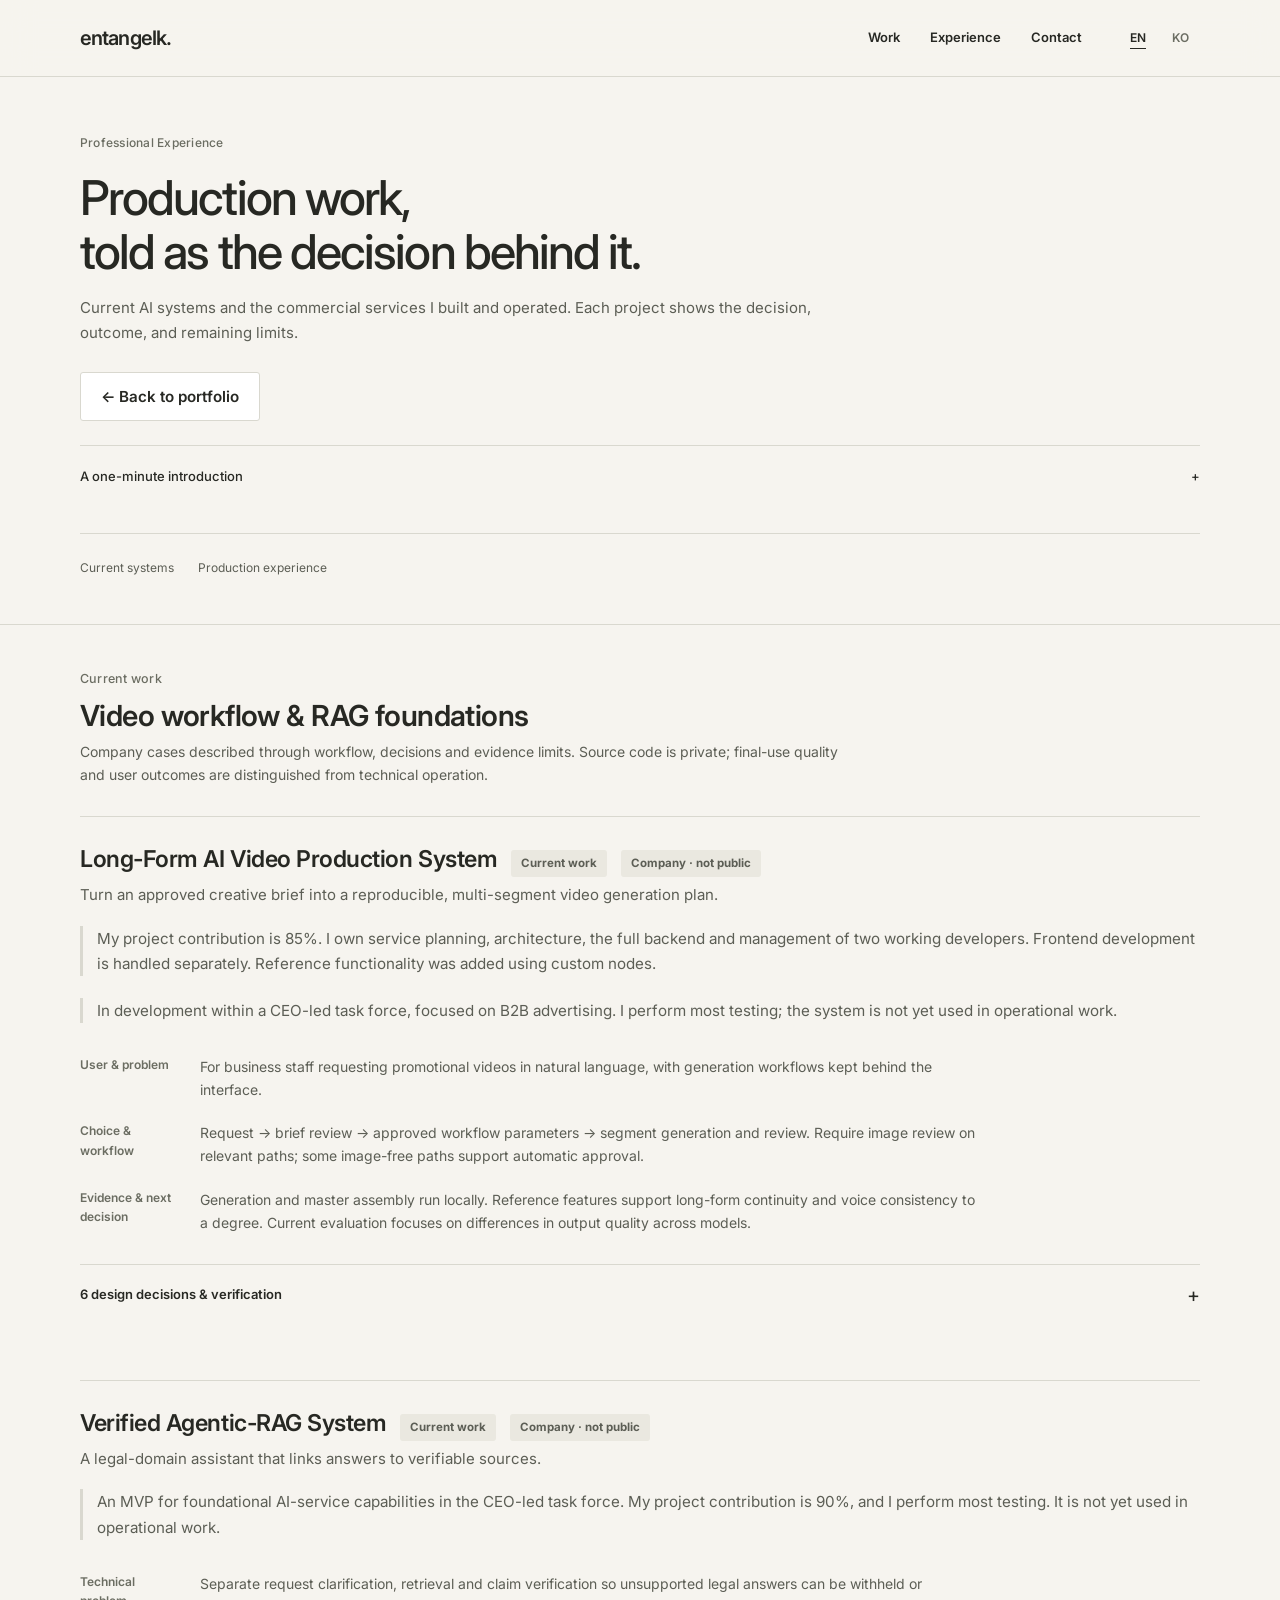
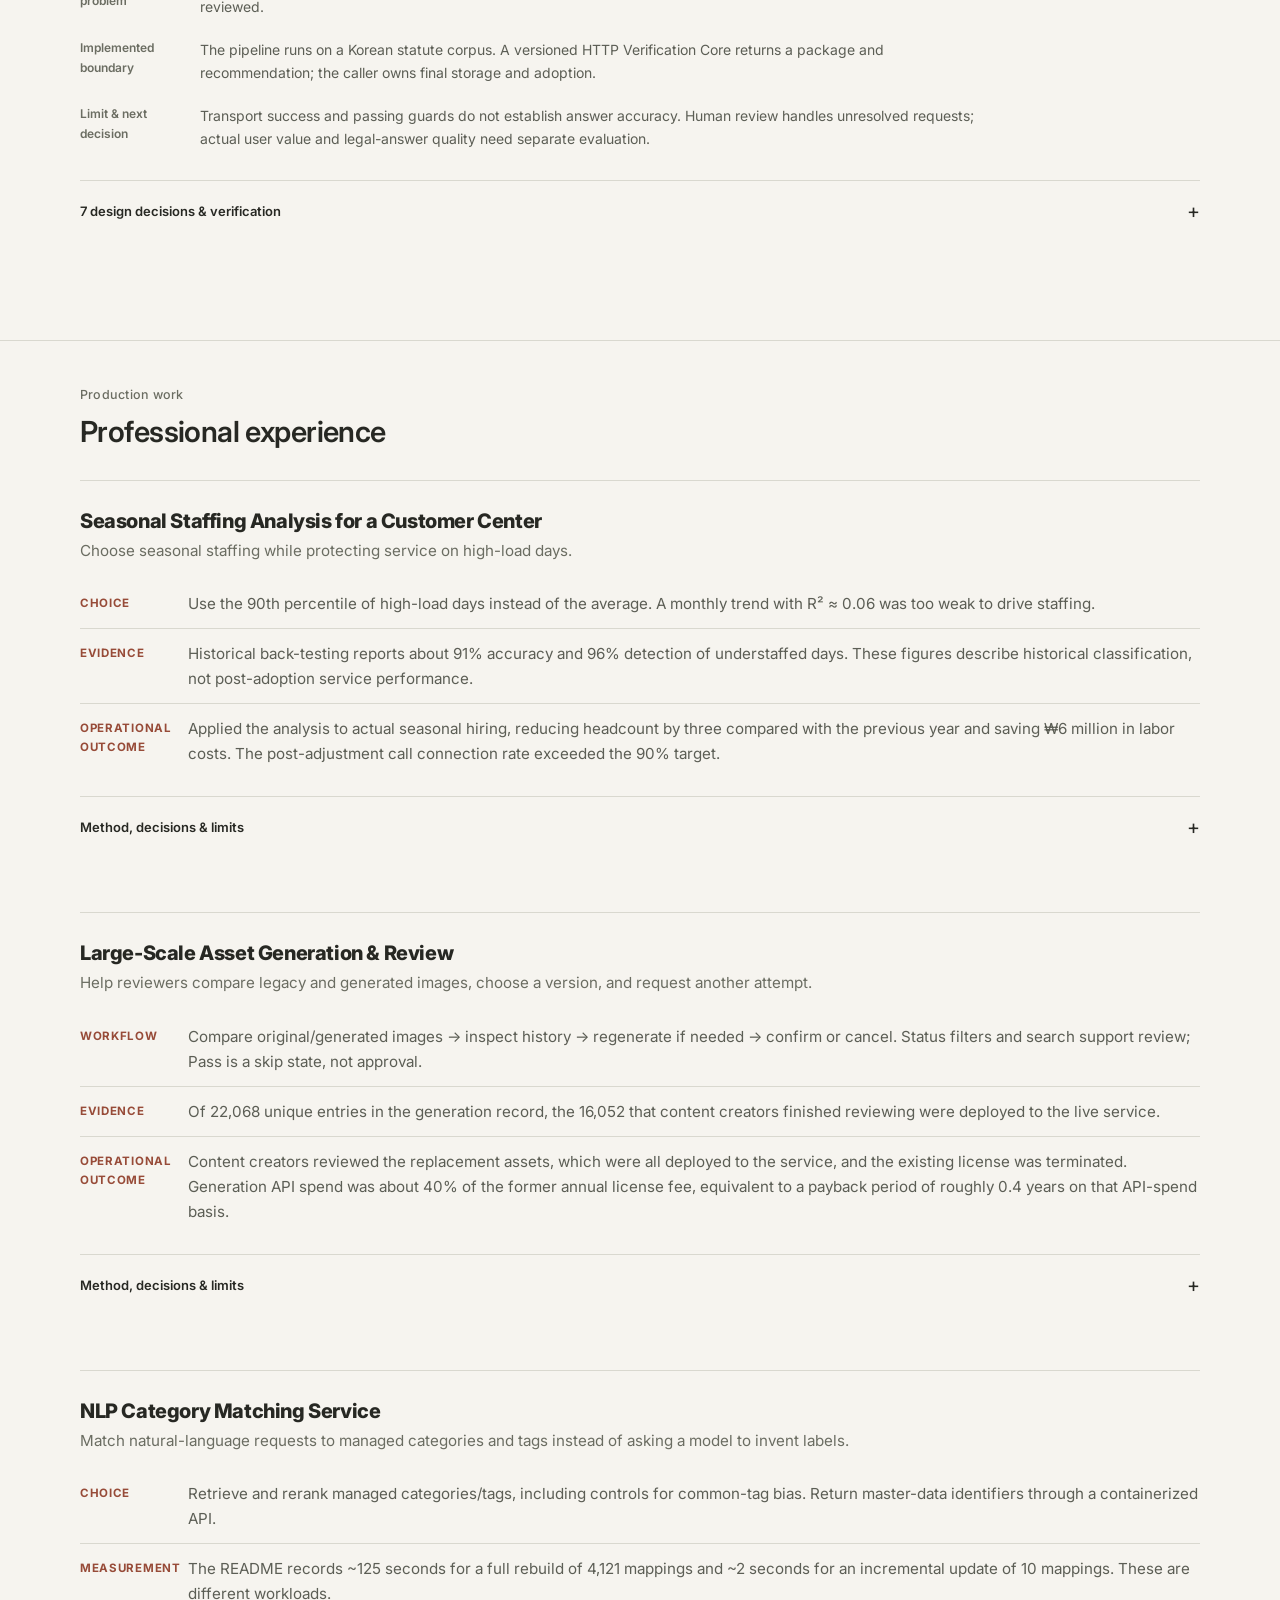
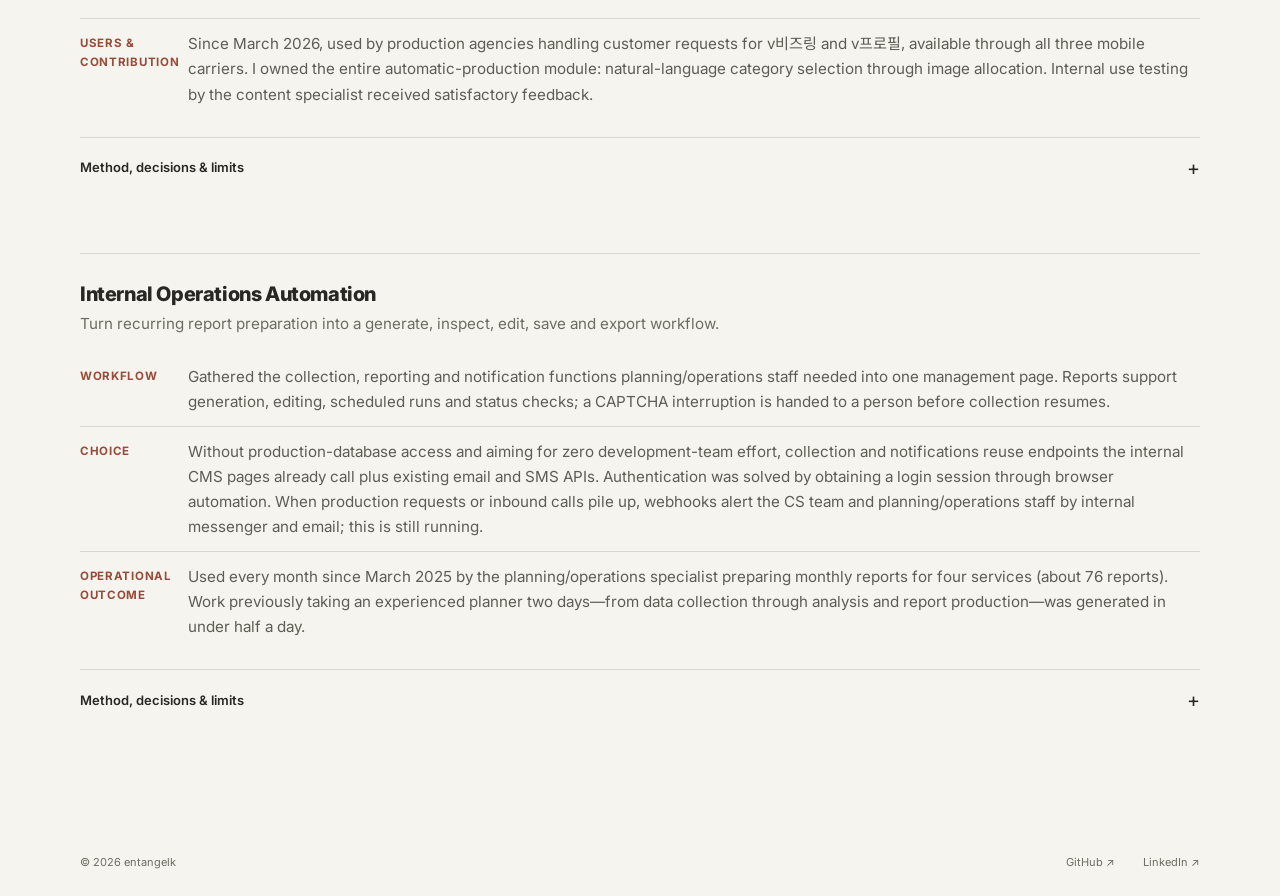
<file: docs/experience.html>
<!DOCTYPE html>

<html lang="en">
<head>
<meta charset="utf-8"/>
<meta content="width=device-width, initial-scale=1.0" name="viewport"/>
<title>
   entangelk — Professional Experience
  </title>
<meta content="Production work in live commercial environments, told as the decisions behind each system — NLP services, large-scale generation pipelines, and constraint-driven automation." name="description"/>
<link href="https://fonts.googleapis.com" rel="preconnect"/>
<link crossorigin="" href="https://fonts.gstatic.com" rel="preconnect"/>
<link href="https://fonts.googleapis.com/css2?family=Inter:wght@400;500;600;700;800&amp;family=Noto+Sans+KR:wght@400;500;600;700;800&amp;display=swap" rel="stylesheet"/>
<link href="detail.css" rel="stylesheet"/>
<link href="style.css" rel="stylesheet"/>
</head>
<body class="detail-page">
<a class="skip-link" href="#main">
<span class="en">
    Skip to content
   </span>
<span class="ko">
    본문으로 이동
   </span>
</a>
<header class="nav">
<div class="wrap nav-inner">
<a aria-label="entangelk home" class="brand" href="index.html">
     entangelk<span>.</span>
</a>
<nav aria-label="Main" class="nav-links">
<a href="index.html#work">
<span class="en">
       Work
      </span>
<span class="ko">
       작업
      </span>
</a>
<a href="experience.html">
<span class="en">
       Experience
      </span>
<span class="ko">
       경력
      </span>
</a>
<a href="index.html#contact">
<span class="en">
       Contact
      </span>
<span class="ko">
       연락처
      </span>
</a>
</nav>
<div aria-label="Language" class="lang-toggle" role="group">
<button id="btn-en" onclick="setLang('en')" type="button">
      EN
     </button>
<button id="btn-ko" onclick="setLang('ko')" type="button">
      KO
     </button>
</div>
</div>
</header>
<main id="main">
<div class="hero">
<div class="wrap">
<span class="eyebrow">
<span class="en">
       Professional Experience
      </span>
<span class="ko">
       실무 경력
      </span>
</span>
<h1>
<span class="en">
       Production work,
       <br/>
<span class="accent">
        told as the decision behind it.
       </span>
</span>
<span class="ko">
       현업 결과물,
       <br/>
<span class="accent">
        그 뒤의 판단으로 정리합니다.
       </span>
</span>
</h1>
<p class="lede"><span class="en">Current AI systems and the commercial services I built and operated. Each project shows the decision, outcome, and remaining limits.</span><span class="ko">현재 맡고 있는 AI 시스템과 직접 구축·운영한 상용 서비스입니다. 핵심 판단과 결과, 남은 한계를 정리했습니다.</span></p>
<div class="cta-row">
<a class="btn" href="index.html">
<span class="en">
        ← Back to portfolio
       </span>
<span class="ko">
        ← 포트폴리오로
       </span>
</a>
</div>
<!-- ================= INTRO VIDEO (KO / EN) ================= -->
<details class="intro-details">
<summary>
<span class="en">
        A one-minute introduction
       </span>
<span class="ko">
        영상으로 보는 1분 소개
       </span>
<span aria-hidden="true">
        +
       </span>
</summary>
<div class="introvid" id="intro">
<span class="introvid-tag">
<span class="en">
         1-minute intro
        </span>
<span class="ko">
         1분 소개 영상
        </span>
</span>
<div class="introvid-grid">
<figure>
<video aria-label="entangelk 1분 소개 영상 (한국어)" controls="" playsinline="" poster="assets/ad_ko-poster.jpg" preload="none" src="assets/ad_ko.mp4">
</video>
<figcaption>
          한국어 · 1:00
         </figcaption>
</figure>
<figure>
<video aria-label="entangelk 1-minute intro (English)" controls="" playsinline="" poster="assets/ad_en-poster.jpg" preload="none" src="assets/ad_en.mp4">
</video>
<figcaption>
          English · 1:00
         </figcaption>
</figure>
</div>
</div>
</details>
<nav aria-label="On this page" class="page-index"><a href="#current"><span class="en">Current systems</span><span class="ko">현재 시스템</span></a><a href="#xp"><span class="en">Production experience</span><span class="ko">실무 성과</span></a></nav></div>
</div>
<section id="current">
<div class="wrap">
<div class="sec-head">
<div class="sec-tag">
<span class="en">Current work</span>
<span class="ko">현재 실무</span>
</div>
<h2>
<span class="en">
        Video workflow &amp; RAG foundations
       </span>
<span class="ko">
        영상 작업 흐름과 RAG 기술 기반
       </span>
</h2>
<p><span class="en">Company cases described through workflow, decisions and evidence limits. Source code is private; final-use quality and user outcomes are distinguished from technical operation.</span><span class="ko">회사 사례를 작업 흐름·판단·근거의 한계로 설명합니다. 소스는 비공개이며 기술 동작과 최종 사용 품질·사용자 성과를 구분합니다.</span></p>
</div>
<div class="case lead" id="video">
<div class="case-top">
<h3>
<span class="en">
         Long-Form AI Video Production System
        </span>
<span class="ko">
         장편 AI 영상 제작 시스템
        </span>
</h3>
<span class="pill current">
<span class="en">
         Current work
        </span>
<span class="ko">
         현재 실무
        </span>
</span>
<span class="pill private">
<span class="en">
         Company · not public
        </span>
<span class="ko">
         회사 · 비공개
        </span>
</span>
</div>
<p class="tagline"><span class="en">Turn an approved creative brief into a reproducible, multi-segment video generation plan.</span><span class="ko">승인된 제작 브리프를 재현 가능한 다중 세그먼트 영상 생성 계획으로 바꾸는 시스템.</span></p>
<p class="bridge"><span class="en">My project contribution is 85%. I own service planning, architecture, the full backend and management of two working developers. Frontend development is handled separately. Reference functionality was added using custom nodes.</span><span class="ko">프로젝트 기여도는 85%입니다. 서비스 기획·아키텍처·백엔드 전체와 실무 개발 인원 2명의 팀 관리를 맡고 있습니다. 프런트엔드는 별도 담당이며, 커스텀 노드를 활용해 레퍼런스 기능을 추가했습니다.</span></p>
<p class="bridge"><span class="en">In development within a CEO-led task force, focused on B2B advertising. I perform most testing; the system is not yet used in operational work.</span><span class="ko">사장님 직속 TFT에서 B2B 광고 기능을 중심으로 개발 중입니다. 테스트는 주로 직접 수행하며 아직 실제 업무에는 사용하지 않습니다.</span></p>
<dl class="project-brief"><div><dt><span class="en">User &amp; problem</span><span class="ko">대상과 문제</span></dt><dd><span class="en">For business staff requesting promotional videos in natural language, with generation workflows kept behind the interface.</span><span class="ko">업무 담당자가 생성 그래프 대신 원하는 영상과 시나리오를 다루도록 설계한 자연어 요청 흐름입니다.</span></dd></div><div><dt><span class="en">Choice &amp; workflow</span><span class="ko">선택과 작업 흐름</span></dt><dd><span class="en">Request → brief review → approved workflow parameters → segment generation and review. Require image review on relevant paths; some image-free paths support automatic approval.</span><span class="ko">요청 → 브리프 검토 → 승인된 워크플로우의 매개변수 → 구간 생성·검토로 연결합니다. 이미지 경로에는 필요한 검토를 두며, 일부 무이미지 경로는 자동 승인을 지원합니다.</span></dd></div><div><dt><span class="en">Evidence &amp; next decision</span><span class="ko">근거와 다음 판단</span></dt><dd><span class="en">Generation and master assembly run locally. Reference features support long-form continuity and voice consistency to a degree. Current evaluation focuses on differences in output quality across models.</span><span class="ko">로컬에서 생성·완성본 조립까지 동작합니다. 레퍼런스 기능으로 장편 연속성과 목소리 일관성을 일정 수준 구현했고, 현재는 모델별 결과 품질의 차이를 검토합니다.</span></dd></div></dl><details class="evidence-details"><summary><span class="en">6 design decisions &amp; verification</span><span class="ko">설계 판단 6개와 검증 근거</span><span aria-hidden="true" class="detail-symbol">+</span></summary><div class="evidence-body"><p class="private-note">
<span class="en">
        Active company project, source not public. The brief → approval → plan → segment generation path runs end-to-end against a local generation host; reference features support continuity and voice consistency, while model-specific output quality remains under evaluation. Described at the architecture / decision level only.
       </span>
<span class="ko">
        진행 중인 회사 프로젝트로 소스는 비공개입니다. 브리프 → 승인 → 계획 → 세그먼트 생성 경로는 로컬 생성 호스트에서 end-to-end로 동작하며, 레퍼런스로 연속성과 목소리 일관성을 일정 수준 구현했습니다. 남은 품질 과제는 모델별 결과 차이입니다. 아키텍처·의사결정 수준으로만 서술합니다.
       </span>
</p><div class="decisions">
<div class="decision">
<p class="dh">
<span class="num">
          01
         </span>
<span class="en">
          What executes is an approved spec, not a conversation
         </span>
<span class="ko">
          실행되는 것은 대화가 아니라 승인된 명세다
         </span>
</p>
<p class="why">
<span class="en">The creative brief separates the user’s statements, model assumptions and missing questions before compiling a structured generation plan. Relevant image paths require review; some image-free paths permit automatic approval. The model fills parameters in an approved workflow rather than creating an arbitrary graph.</span>
<span class="ko">크리에이티브 브리프에서 사용자 발언·모델 추정·추가 질문을 구분한 뒤 구조화된 생성 계획으로 변환합니다. 이미지가 필요한 경로에는 검토를 두고 일부 무이미지 경로는 자동 승인을 허용합니다. LLM은 임의 그래프를 만드는 대신 승인된 워크플로우의 매개변수를 채웁니다.</span>
</p>
<blockquote class="pull">
<span class="en">
          "Assumptions are shown before approval, not discovered in the output."
         </span>
<span class="ko">
          "추정값은 승인 전에 보인다. 결과물에서 발견되는 게 아니라."
         </span>
</blockquote>
</div>
<div class="decision">
<p class="dh">
<span class="num">
          02
         </span>
<span class="en">
          The LLM never authors the workflow graph
         </span>
<span class="ko">
          LLM은 워크플로우 그래프를 만들지 않는다
         </span>
</p>
<p class="why">
<span class="en">
          Let a model assemble a ComfyUI graph freely and you get nonexistent nodes, incompatible checkpoints, VRAM blowouts, and runs nobody can reproduce. So the graph is fixed to operator-qualified workflows and the model fills only
          <b>
           declared parameter slots
          </b>
          . That inverted the product surface too: users don't pick a workflow, they assemble a structured prompt — shots, duration, dialogue, soundscape, music, constraints — and the workflow stays an internal execution recipe.
         </span>
<span class="ko">
          모델이 ComfyUI 그래프를 자유롭게 조립하게 두면 존재하지 않는 노드, 호환되지 않는 체크포인트, VRAM 초과, 아무도 재현할 수 없는 실행이 나옵니다. 그래서 그래프는 운영자가 검증한 워크플로우로 고정하고, 모델은
          <b>
           미리 선언된 파라미터 슬롯
          </b>
          만 채웁니다. 이 결정은 제품 표면도 뒤집었습니다 — 사용자는 워크플로우를 고르지 않고 숏·길이·대사·환경음·음악·제약으로 이뤄진 구조화 프롬프트를 조립하며, 워크플로우는 내부 실행 레시피로 남습니다.
         </span>
</p>
</div>
<div class="decision">
<p class="dh">
<span class="num">
          03
         </span>
<span class="en">
          One execution boundary, swappable runtimes, immutable snapshots
         </span>
<span class="ko">
          실행 경계는 하나, 런타임은 교체 가능, 스냅샷은 불변
         </span>
</p>
<p class="why">
<span class="en">
          Our backend is the
          <b>
           only
          </b>
          execution boundary: a local ComfyUI host and a hosted runtime sit behind the same adapter contract, with identical queue/history state handling and receipt-based resume and artifact recovery. The workflow and parameters at run time are frozen as an
          <b>
           immutable snapshot
          </b>
          — recipes change only as a new revision — so reproduction is snapshot-based, not memory-based. Nothing that leaves the boundary carries a raw graph, provider payload, storage key, or credential.
         </span>
<span class="ko">
          우리 백엔드가
          <b>
           유일한
          </b>
          실행 경계입니다. 로컬 ComfyUI 호스트와 호스팅 런타임은 같은 adapter 계약 뒤에 있고, 큐·히스토리 상태 분기와 receipt 기반 재개·산출물 회수를 동일하게 처리합니다. 실행 시점의 워크플로우와 파라미터는
          <b>
           불변 스냅샷
          </b>
          으로 고정되고 레시피는 새 revision으로만 바뀌므로, 재현은 기억이 아니라 스냅샷 기준입니다. 경계 밖으로 나가는 응답에는 raw graph·provider payload·storage key·credential이 포함되지 않습니다.
         </span>
</p>
</div>
<div class="decision">
<p class="dh">
<span class="num">
          04
         </span>
<span class="en">
          The 15-second wall: long form is a continuity problem, not an editing one
         </span>
<span class="ko">
          15초의 벽 — 장편은 편집 문제가 아니라 연속성 문제다
         </span>
</p>
<p class="why">
<span class="en">
          The generation model produces about 15 seconds at a time, so a 15 / 30 / 60 / 180-second request is analyzed
          <b>
           once per video
          </b>
          and planned into exactly 1 / 2 / 4 / 12 segments. The decision that mattered was refusing to treat two things as one feature:
          <b>
           reference-to-video
          </b>
          (identity, style, motion) and
          <b>
           frame chaining
          </b>
          (last frame → next first frame) are a subject anchor and a time-boundary anchor, and they are verified separately. A manager step that sees the whole video at once decides per segment which references to
          <b>
           use or omit
          </b>
          , and a segment left with no reference is explicitly stopped rather than quietly generated from text.
         </span>
<span class="ko">
          생성 모델이 한 번에 만드는 길이는 약 15초입니다. 그래서 15 / 30 / 60 / 180초 요청은
          <b>
           영상당 한 번
          </b>
          분석해 정확히 1 / 2 / 4 / 12개 세그먼트로 계획합니다. 여기서 중요한 판단은 두 가지를 같은 기능으로 묶지 않은 것입니다 —
          <b>
           reference-to-video
          </b>
          (인물·스타일·모션 동일성)와
          <b>
           프레임 체이닝
          </b>
          (이전 마지막 프레임 → 다음 첫 프레임)은 각각 대상 앵커와 시간 경계 앵커이며, 별도로 검증합니다. 전체 영상을 한 번에 보는 관리자 단계가 세그먼트마다 어떤 참조를
          <b>
           쓰고 뺄지
          </b>
          결정하고, 참조가 하나도 남지 않은 세그먼트는 조용히 텍스트로 생성하지 않고 명시적으로 중단합니다.
         </span>
</p>
<blockquote class="pull">
<span class="en">
          "A reference is who it is. Frame chaining is when it is. They are not the same feature."
         </span>
<span class="ko">
          "reference는 '누구인가'이고, 프레임 체이닝은 '언제인가'다. 같은 기능이 아니다."
         </span>
</blockquote>
</div>
<div class="decision">
<p class="dh">
<span class="num">
          05
         </span>
<span class="en">
          Three generation modes, one prompt IR — and a gate that only judges
         </span>
<span class="ko">
          세 생성 모드, 하나의 prompt IR — 그리고 판정만 하는 게이트
         </span>
</p>
<p class="why">
<span class="en">
          Text-, image-, and reference-driven generation each grew their own prompt rules, so I unified them behind a single structured prompt IR and renderer: verbatim dialogue with lip-sync and subtitle policy, ambient soundscape kept separate from non-diegetic music, length ceilings, and constraint phrasing now apply identically across all three. Multimodal image analysis records
          <b>
           what the user declared
          </b>
          apart from
          <b>
           what the pixels show
          </b>
          , and never rewrites the user's own classification. The specialist steps are not free-form agent chat — each has a fixed input, output, and write scope — and the pre-generation gate returns only
          <code>
           PASS
          </code>
          /
          <code>
           REPAIR
          </code>
          /
          <code>
           BLOCKED
          </code>
          with a target step and reasons. It never edits the prompt itself; a repair re-runs just the failed step, under a call ceiling.
         </span>
<span class="ko">
          텍스트·이미지·참조 기반 생성이 각자의 프롬프트 규칙을 갖게 되자, 하나의 구조화 prompt IR과 renderer로 통합했습니다. 대사 원문과 립싱크·자막 정책, 환경음과 비-디제틱 음악의 분리, 길이 상한, 제약 표현이 이제 세 모드에 동일하게 적용됩니다. 멀티모달 이미지 분석은
          <b>
           사용자가 선언한 사실
          </b>
          과
          <b>
           픽셀에서 관찰된 것
          </b>
          을 분리해 기록하며, 사용자가 정한 분류를 임의로 바꾸지 않습니다. 전문가 단계들은 자유로운 에이전트 대화가 아니라 입력·출력·쓰기 권한이 고정된 순서로 돌고, 생성 직전 게이트는
          <code>
           PASS
          </code>
          /
          <code>
           REPAIR
          </code>
          /
          <code>
           BLOCKED
          </code>
          와 대상 단계·근거만 반환합니다. 게이트가 프롬프트를 직접 고치지는 않으며, 보정은 실패한 단계만 호출 상한 안에서 다시 실행합니다.
         </span>
</p>
<blockquote class="pull">
<span class="en">
          "The gate judges. It does not rewrite the prompt."
         </span>
<span class="ko">
          "게이트는 판정한다. 프롬프트를 고쳐 쓰지 않는다."
         </span>
</blockquote>
</div>
<div class="decision">
<p class="dh">
<span class="num">
          06
         </span>
<span class="en">
          Experiment record and current implementation
         </span>
<span class="ko">
          기존 실험과 현재 구현을 구분
         </span>
</p>
<p class="why">
<span class="en">Earlier music-video, ad and drama trials recorded issues with musical boundaries, visual information, on-screen Hangul and voice quality. Reference features now support long-form continuity and voice consistency to a degree. The current task is evaluating model-specific output quality. The existing engineering snapshot includes 10 decision briefs, 26 dated verification records, roughly 490 backend tests and a canonical contract. One change came from review feedback: a reviewer flagged unwanted speech in a revised clip; narration mixed into the context video was prompting the model to speak, so the context now carries only picture and background audio, and the rerun's replacement clip had zero detected speech segments. That is one experiment's observation, not a fix for all speech errors.</span>
<span class="ko">기존 뮤직비디오·광고·드라마 실험에서는 음악 경계, 화면 정보량·한글, 목소리 등의 품질 문제를 기록했습니다. 현재는 레퍼런스 기능으로 장편 연속성과 목소리 일관성을 일정 수준 구현했으며, 모델별 결과 품질을 검토합니다. 기존 기술 기록에는 결정 브리프 10건, 날짜별 검증 기록 26건, 약 490개의 백엔드 테스트와 단일 계약 정본이 있습니다. 검토 피드백으로 바꾼 사례도 있습니다. 검토자가 수정 영상의 원치 않는 발화를 지적했고, 문맥 영상에 섞인 나레이션이 모델의 발화를 유도한 것으로 판단해 화면과 배경음만 문맥으로 넘기도록 바꿨습니다. 재실행한 교체 구간의 음성 탐지는 0건이었습니다. 해당 실험의 관찰이며 발화 오류 전체의 해결은 아닙니다.</span>
</p>
<p class="ai">
<b>
<span class="en">
           How it connects:
          </span>
<span class="ko">
           연결점:
          </span>
</b>
<span class="en">
          Same discipline as the legal assistant below and my public PoCs — the model proposes, a deterministic layer verifies, and an explicit gate decides what ships. Here the artifact is a video instead of an answer, and the reproducible unit is an execution snapshot instead of a source reference.
         </span>
<span class="ko">
          아래 법률 어시스턴트, 그리고 제 공개 PoC와 같은 방식입니다 — 모델이 제안하고, 결정적 레이어가 확인하고, 명시적 게이트가 무엇을 내보낼지 결정합니다. 다만 여기서 산출물은 답변이 아니라 영상이고, 재현의 단위는 source reference가 아니라 실행 스냅샷입니다.
         </span>
</p>
</div>
</div></div></details></div>
<div class="case lead" id="rag">
<div class="case-top">
<h3>
<span class="en">
         Verified Agentic-RAG System
        </span>
<span class="ko">
         검증형 Agentic-RAG 시스템
        </span>
</h3>
<span class="pill current">
<span class="en">
         Current work
        </span>
<span class="ko">
         현재 실무
        </span>
</span>
<span class="pill private">
<span class="en">
         Company · not public
        </span>
<span class="ko">
         회사 · 비공개
        </span>
</span>
</div>
<p class="tagline"><span class="en">A legal-domain assistant that links answers to verifiable sources.</span><span class="ko">법률 질문에 답하고, 답변의 주장을 원문 근거로 검증하는 어시스턴트.</span></p>
<p class="bridge"><span class="en">An MVP for foundational AI-service capabilities in the CEO-led task force. My project contribution is 90%, and I perform most testing. It is not yet used in operational work.</span><span class="ko">사장님 직속 TFT에서 초기 AI 서비스의 기본 기능을 위한 MVP로 개발했습니다. 프로젝트 기여도는 90%이며 주로 직접 테스트하는 단계로, 아직 실제 업무에는 사용하지 않습니다.</span></p>
<dl class="project-brief"><div><dt><span class="en">Technical problem</span><span class="ko">기술 과제</span></dt><dd><span class="en">Separate request clarification, retrieval and claim verification so unsupported legal answers can be withheld or reviewed.</span><span class="ko">요청 정리·검색·주장 검증을 분리해 근거가 부족한 법률 답변을 보류하거나 검토하도록 만든 기술 사례입니다.</span></dd></div><div><dt><span class="en">Implemented boundary</span><span class="ko">구현된 경계</span></dt><dd><span class="en">The pipeline runs on a Korean statute corpus. A versioned HTTP Verification Core returns a package and recommendation; the caller owns final storage and adoption.</span><span class="ko">한국 법령 코퍼스에서 파이프라인이 동작합니다. 버전이 붙은 HTTP 검증 Core는 package와 권고를 반환하고 최종 저장·채택은 호출 서비스가 맡습니다.</span></dd></div><div><dt><span class="en">Limit &amp; next decision</span><span class="ko">한계와 다음 판단</span></dt><dd><span class="en">Transport success and passing guards do not establish answer accuracy. Human review handles unresolved requests; actual user value and legal-answer quality need separate evaluation.</span><span class="ko">정상 통신과 가드 통과는 답변 정확도의 증명이 아닙니다. 미해결 요청은 사람 검토로 넘기며 실제 사용자 효과와 법률 답변 품질은 별도 평가가 필요합니다.</span></dd></div></dl><details class="evidence-details"><summary><span class="en">7 design decisions &amp; verification</span><span class="ko">설계 판단 7개와 검증 근거</span><span aria-hidden="true" class="detail-symbol">+</span></summary><div class="evidence-body"><p class="private-note">
<span class="en">
        Company project, source not public (internal Git only). The retrieval-to-gate pipeline runs end-to-end on a real Korean statute corpus. The extraction milestone is closed: the verification core now lives as its own internal repository with a versioned HTTP contract, and the next phase starts as a separate consumer project. Described here at the architecture / decision level only.
       </span>
<span class="ko">
        회사 프로젝트로 소스는 비공개입니다(사내 Git 전용). 검색→게이트 파이프라인은 실제 한국 법령 코퍼스에서 end-to-end로 동작합니다. 추출 마일스톤은 닫혔고, 검증 Core는 버전이 붙은 HTTP 계약을 가진 독립 사내 저장소로 분리됐으며 다음 단계는 별도 consumer 프로젝트로 시작합니다. 여기서는 아키텍처·의사결정 수준으로만 서술합니다.
       </span>
</p><div class="decisions">
<div class="decision">
<p class="dh">
<span class="num">
          01
         </span>
<span class="en">
          Contract-first, four independent layers
         </span>
<span class="ko">
          Contract-first, 네 개의 독립 레이어
         </span>
</p>
<p class="why">
<span class="en">
          The problem isn't solved by one LLM call, so I split it into four layers — Intake, Knowledge, RAG Harness, Verification/Gate — and
          <b>
           fixed the contracts between them before building
          </b>
          . Each layer is developed independently against mocks; the boundary objects (Task Brief, Source Ref, Gate Decision) are the single source of truth.
         </span>
<span class="ko">
          이 문제는 LLM 한 번 호출로 풀리지 않습니다. 그래서 Intake / Knowledge / RAG Harness / Verification·Gate 네 레이어로 나누고,
          <b>
           구현보다 먼저 레이어 간 계약을 고정
          </b>
          했습니다. 각 레이어는 mock으로 독립 개발하고, 경계 객체(Task Brief·Source Ref·Gate Decision)가 단일 진실 공급원입니다.
         </span>
</p>
</div>
<div class="decision">
<p class="dh">
<span class="num">
          02
         </span>
<span class="en">
          Build the trust foundation before the features
         </span>
<span class="ko">
          기능보다 신뢰 기반을 먼저
         </span>
</p>
<p class="why">
<span class="en">
          I build Knowledge + Verification first — the trust foundation — before the RAG that feeds them. The core invariant:
          <b>
           unverified text never reaches the user
          </b>
          , and any answer mutation (e.g. redacting an unsupported claim) is re-verified before it ships.
         </span>
<span class="ko">
          RAG보다 Knowledge·Verification을 먼저 만듭니다 — 신뢰 기반부터. 핵심 불변식:
          <b>
           검증되지 않은 텍스트는 사용자에게 나가지 않는다
          </b>
          . 답변을 바꾸는 처리(예: 근거 없는 claim 제거)는 재검증을 거친 뒤에만 나갑니다.
         </span>
</p>
<blockquote class="pull">
<span class="en">
          "Unverified text never reaches the user."
         </span>
<span class="ko">
          "검증되지 않은 텍스트는 사용자에게 나가지 않는다."
         </span>
</blockquote>
</div>
<div class="decision">
<p class="dh">
<span class="num">
          03
         </span>
<span class="en">
          The vector DB is a cache, not the truth — retrieval is ontology-aware
         </span>
<span class="ko">
          VectorDB는 진실이 아니라 캐시다 — 검색은 ontology-aware
         </span>
</p>
<p class="why">
<span class="en">
          A common RAG trap is treating the vector store as the source of truth. Here it's only a retrieval cache — final evidence is always reloaded from an
          <b>
           immutable source snapshot
          </b>
          via
          <code>
           source_ref
          </code>
          . Retrieval is ontology-aware: it returns the smallest unit plus its
          <b>
           path in the legal tree
          </b>
          (article / clause / item) and reloads the surrounding context on demand, so a citation stays reproducible even if the parser or policy changes.
         </span>
<span class="ko">
          흔한 RAG 함정은 vector store를 진실의 원천으로 다루는 것입니다. 여기서 그것은 검색 캐시일 뿐이고, 최종 근거는 항상
          <b>
           불변 source snapshot
          </b>
          에서
          <code>
           source_ref
          </code>
          로 재로드됩니다. 검색은 ontology-aware입니다 —
          <b>
           법령 트리(조/항/호/목)
          </b>
          에서 최소 단위 + 경로를 돌려주고 상위 맥락은 필요할 때 재조회하므로, parser·정책이 바뀌어도 인용은 재현됩니다.
         </span>
</p>
<blockquote class="pull">
<span class="en">
          "The vector DB is a cache. The source snapshot is the truth."
         </span>
<span class="ko">
          "VectorDB는 캐시다. Source Snapshot이 진실이다."
         </span>
</blockquote>
</div>
<div class="decision">
<p class="dh">
<span class="num">
          04
         </span>
<span class="en">
          Schema-guided intake: the schema drives the conversation
         </span>
<span class="ko">
          Schema-guided intake: 스키마가 대화를 주도한다
         </span>
</p>
<p class="why">
<span class="en">
          A vague non-developer request ("is this contract risky?") isn't handed straight to the RAG. The
          <b>
           default path is deterministic
          </b>
          — a schema registry, a validator, and a compiler decide the intake status; the LLM task classifier and slot filler sit behind opt-in flags and are allowed only to
          <b>
           propose
          </b>
          , against a registered task-type list and a field allowlist. The model
          <b>
           refines, it doesn't reason
          </b>
          ; unknown fields stay
          <code>
           null
          </code>
          rather than guessed; a user-confirmed slot cannot be overwritten by a later model guess; and it asks the user only for what's genuinely missing. The resulting Task Brief is itself a validated artifact, and a session that can't be resolved is
          <b>
           parked for human review
          </b>
          until a reviewer resolves it explicitly.
         </span>
<span class="ko">
          비개발자의 모호한 요청("이 계약서 위험해?")을 RAG에 바로 넘기지 않습니다.
          <b>
           기본 경로는 결정론
          </b>
          입니다 — 스키마 레지스트리·validator·compiler가 intake 상태를 결정하고, LLM task classifier와 slot filler는 opt-in 플래그 뒤에서 등록된 task type 목록과 필드 allowlist 안에서
          <b>
           제안만
          </b>
          합니다. 모델은
          <b>
           추론이 아니라 정제
          </b>
          하고, 모르는 필드는 추측하지 않고
          <code>
           null
          </code>
          로 두며, 사용자가 확정한 슬롯은 이후 모델 추정이 덮어쓸 수 없고, 정말 빠진 것만 사용자에게 묻습니다. 그렇게 만든 Task Brief 자체도 검증 대상이며, 해소되지 않는 세션은 추측 대신
          <b>
           human review로 보류(park)
          </b>
          되어 리뷰어가 명시적으로 해제할 때까지 대기합니다.
         </span>
</p>
<blockquote class="pull">
<span class="en">
          "The LLM refines the request; it doesn't reason about it. If it doesn't know, the value is null."
         </span>
<span class="ko">
          "LLM은 요청을 정제할 뿐, 추론하지 않는다. 모르면 값은 null이다."
         </span>
</blockquote>
</div>
<div class="decision">
<p class="dh">
<span class="num">
          05
         </span>
<span class="en">
          Agentic research — but the LLM only proposes
         </span>
<span class="ko">
          Agentic 연구 — 그러나 LLM은 제안만 한다
         </span>
</p>
<p class="why">
<span class="en">
          Answer generation is a multi-agent research loop — query planning, claim extraction, evidence linking, semantic verification, revision — with a gate that can send work back (
          <code>
           retrieve_more
          </code>
          /
          <code>
           revise
          </code>
          /
          <code>
           ask_user
          </code>
          ) or, when the grounding budget is exhausted,
          <b>
           park it for human review
          </b>
          . The division of labor is strict: the LLM proposes candidates, the verification layer confirms grounding claim-by-claim, and the gate decides what ships.
         </span>
<span class="ko">
          답변 생성은 멀티 에이전트 연구 루프입니다 — query planning, claim extraction, evidence linking, semantic verification, revision — 그리고 작업을 되돌리거나(
          <code>
           retrieve_more
          </code>
          /
          <code>
           revise
          </code>
          /
          <code>
           ask_user
          </code>
          ), grounding 예산이 소진되면
          <b>
           human review로 보류
          </b>
          하는 gate가 있습니다. 역할 분담은 엄격합니다: LLM은 후보를 제안하고, 검증 레이어가 claim 단위로 grounding을 확인하며, gate가 무엇을 내보낼지 결정합니다.
         </span>
</p>
</div>
<div class="decision">
<p class="dh">
<span class="num">
          06
         </span>
<span class="en">
          Verified the same way I verify everything
         </span>
<span class="ko">
          내가 모든 걸 검증하는 방식 그대로
         </span>
</p>
<p class="why">
<span class="en">
          I hold this private work to the same bar as my open PoCs, and keep the same separated trails:
          <b>
           dated verification records
          </b>
          (each a conditional verdict, guarded both ways so a fix can't bring the bug back or start flagging valid cases),
          <b>
           daily working logs
          </b>
          , a single
          <b>
           canonical contract
          </b>
          file held in place by drift-lock tests that fail the moment the spec and the code diverge — including an exact-drift guard between the committed OpenAPI document and the running service's own schema. This MVP has accumulated development records across its layers:
          <b>
           177 dated verification records
          </b>
          across ~2 months of daily logs, on a suite that reached
          <b>
           1,119 tests
          </b>
          in the integrated repository. AI does the work; the verification decides whether it is real.
         </span>
<span class="ko">
          이 비공개 작업도 공개 PoC와 같은 기준으로, 같은 분리된 자취를 남깁니다 — 변경마다의
          <b>
           날짜별 검증 기록
          </b>
          (조건을 명시한 판정 + 양방향 회귀 가드 — 버그 재발과 정상 케이스 오탐 양쪽을 막음),
          <b>
           일일 워킹로그
          </b>
          , 명세와 코드가 어긋나는 순간 실패하는 drift-lock 테스트로 고정한 단일
          <b>
           정본 계약
          </b>
          파일, 그리고 커밋된 OpenAPI 문서와 실행 중인 서비스의 스키마 사이 exact-drift 가드. MVP의 여러 레이어에 걸쳐 개발 기록을 남겼습니다 — 약 2개월치 일일 로그에 걸친
          <b>
           날짜별 검증 기록 177건
          </b>
          , 통합 저장소 기준
          <b>
           1,119개
          </b>
          까지 늘어난 테스트 스위트. AI가 일하고, 검증이 그것이 진짜인지 결정합니다.
         </span>
</p>
<p class="ai">
<b>
<span class="en">
           How it connects:
          </span>
<span class="ko">
           연결점:
          </span>
</b>
<span class="en">
          This is the production-scale version of the same idea behind my public PoCs — AI proposes, deterministic verification confirms, a human-aware gate decides.
         </span>
<span class="ko">
          이것은 제 공개 PoC와 같은 사상의 실무 규모 버전입니다 — AI는 제안하고, 결정론적 검증이 확인하며, 사람을 고려한 gate가 결정합니다.
         </span>
</p>
</div>
<div class="decision">
<p class="dh">
<span class="num">
          07
         </span>
<span class="en">
          The verification core shipped as its own repo — and the wheel is not the contract
         </span>
<span class="ko">
          검증 Core를 독립 저장소로 분리 — 그리고 wheel은 계약이 아니다
         </span>
</p>
<p class="why">
<span class="en">
          Once the verification boundary held, I extracted it into a standalone repository whose
          <b>
           only
          </b>
          supported cross-service interface is a versioned private HTTP API: a candidate goes in, a verified package comes out. The Python wheel and package facade are explicitly
          <b>
           not
          </b>
          an SDK boundary, so no consumer can quietly couple to internals. Ownership is drawn the same way — the calling service owns authoritative storage and the commit decision; the core returns a verified package and a recommended caller action, and never commits on the caller's behalf. A published
          <b>
           compatibility matrix
          </b>
          between the testbed and the core API version acts as a release gate (independent release or rollback only while the published HTTP/schema versions stay compatible), structural regressions ban cross-package imports so the boundary can't erode by convenience, and the extracted repo was proven by rebuilding it from a publication manifest in a clean environment — wheel install, checkout-free liveness/readiness, image build, and a contract fingerprint.
         </span>
<span class="ko">
          검증 경계가 안정되자 Core를 독립 저장소로 분리했고, 다른 서비스가 쓸 수 있는
          <b>
           유일한
          </b>
          지원 인터페이스는 버전이 붙은 private HTTP API 하나입니다 — candidate가 들어가고 verified package가 나옵니다. Python wheel과 package facade는
          <b>
           SDK 경계가 아니라고
          </b>
          명시해, consumer가 내부 구현에 조용히 결합할 수 없게 했습니다. 소유권도 같은 방식으로 그었습니다 — authoritative storage와 commit 결정은 호출하는 서비스가 소유하고, Core는 검증된 package와 권고 action만 돌려줄 뿐 caller를 대신해 커밋하지 않습니다. testbed와 Core API 버전 사이의
          <b>
           호환성 매트릭스
          </b>
          가 릴리스 게이트로 동작하고(공개된 HTTP·schema 버전이 호환되는 동안에만 독립 릴리스·롤백 허용), 구조 회귀 테스트가 package 간 import를 금지해 편의로 경계가 무너지지 않게 했습니다. 분리된 저장소는 publication manifest로 clean 환경에서 다시 조립해 증명했습니다 — wheel 설치, checkout 없이 liveness/readiness, image 빌드, 계약 fingerprint까지.
         </span>
</p>
<blockquote class="pull">
<span class="en">
          "The wheel is not the contract. The published HTTP version is."
         </span>
<span class="ko">
          "wheel은 계약이 아니다. 공개된 HTTP 버전이 계약이다."
         </span>
</blockquote>
</div>
</div></div></details></div>
</div>
</section>
<section id="xp">
<div class="wrap">
<div class="sec-head">
<div class="sec-tag">
<span class="en">
        Production work
       </span>
<span class="ko">
        현업·상용 작업
       </span>
</div>
<h2>
<span class="en">
        Professional experience
       </span>
<span class="ko">
        실무 경력
       </span>
</h2>
</div>
<div class="xp" id="staffing">
 <h3>
  <span class="en">
   Seasonal Staffing Analysis for a Customer Center
  </span>
  <span class="ko">
   고객센터 특별기간 인력 분석
  </span>
 </h3>
 <p class="sub">
  <span class="en">
   Choose seasonal staffing while protecting service on high-load days.
  </span>
  <span class="ko">
   고부하일의 서비스 수준을 고려해 시즌 인력 규모를 판단한 사례.
  </span>
 </p>
 <div class="row">
  <div class="k">
   <span class="en">
    Choice
   </span>
   <span class="ko">
    핵심 판단
   </span>
  </div>
  <p class="v">
   <span class="en">
    Use the 90th percentile of high-load days instead of the average. A monthly trend with R² ≈ 0.06 was too weak to drive staffing.
   </span>
   <span class="ko">
    평균 대신 고부하일의 90분위수(Q90)를 사용했습니다. 월별 추세는 설명력이 낮아(R² ≈ 0.06) 인력 계획의 근거로 삼지 않았습니다.
   </span>
  </p>
 </div>
 <div class="row">
  <div class="k">
   <span class="en">
    Evidence
   </span>
   <span class="ko">
    확인된 근거
   </span>
  </div>
  <p class="v">
   <span class="en">
    Historical back-testing reports about 91% accuracy and 96% detection of understaffed days. These figures describe historical classification, not post-adoption service performance.
   </span>
   <span class="ko">
    과거 자료 역검증은 정확도 약 91%, 인원 부족일 탐지 약 96%를 보고합니다. 적용 이후의 서비스 성과와 구분합니다.
   </span>
  </p>
 </div>
 <div class="row"><div class="k"><span class="en">Operational outcome</span><span class="ko">적용 성과</span></div><p class="v"><span class="en">Applied the analysis to actual seasonal hiring, reducing headcount by three compared with the previous year and saving ₩6 million in labor costs. The post-adjustment call connection rate exceeded the 90% target.</span><span class="ko">분석 결과를 실제 시즌 채용에 반영해 전년 대비 인력 3명을 줄이고 인건비 600만 원을 절감했습니다. 인원 조정 후 소통률은 목표인 90%를 상회했습니다.</span></p></div>
<details class="evidence-details">
  <summary>
   <span class="en">
    Method, decisions &amp; limits
   </span>
   <span class="ko">
    방법·판단·한계
   </span>
   <span aria-hidden="true" class="detail-symbol">
    +
   </span>
  </summary>
  <div class="evidence-body">
<div class="row"><div class="k"><span class="en">Operational cross-check</span><span class="ko">운영 결과 대조</span></div><p class="v"><span class="en">After the staffing adjustment, the call connection rate exceeded the 90% target. During Chuseok 2026, operating with one fewer person than planned produced a connection rate of 88–91%. The observed capacity shortfall also corresponded to one staff member, providing another operational comparison against the staffing and workload estimates.</span><span class="ko">인원 조정 후 소통률은 목표인 90%를 상회했습니다. 2026년 추석에는 계획보다 1명이 부족한 상태에서 소통률 88~91%를 기록했습니다. 현장에서 관찰한 처리량 부족도 1명분에 해당해, 계획 인원과 처리량 산정을 실제 운영 결과와 대조했습니다.</span></p></div>
   <div class="row">
    <div class="k">
     <span class="en">
      Method
     </span>
     <span class="ko">
      분석 방법
     </span>
    </div>
    <p class="v">
     <span class="en">
      Compare daily call volume, answer rates and workload across peak seasons. Required seasonal staff are estimated from peak demand minus regular capacity, with a conservative reserve option.
     </span>
     <span class="ko">
      일별 상담량·상담률·처리량을 시즌별로 비교했습니다. 피크 수요에서 정규 인력의 처리량을 빼 필요 인력을 산정하고 보수적 여유안을 제시했습니다.
     </span>
    </p>
   </div>
   <div class="row">
    <div class="k">
     <span class="en">
      Operational rule
     </span>
     <span class="ko">
      운영 규칙
     </span>
    </div>
    <p class="v">
     <span class="en">
      Secure staff two weeks before the season and add capacity when per-person load crosses the threshold. Q90 is a planning choice rather than a guarantee of service.
     </span>
     <span class="ko">
      시즌 2주 전 인력 확보와 인당 부하가 임계값을 넘으면 증원하는 기준으로 연결했습니다. Q90은 계획의 선택이며 서비스 보장은 아닙니다.
     </span>
    </p>
   </div>

  </div>
 </details>
</div>
<div class="xp" id="assets">
 <h3>
  <span class="en">
   Large-Scale Asset Generation &amp; Review
  </span>
  <span class="ko">
   대규모 에셋 생성·검수
  </span>
 </h3>
 <p class="sub">
  <span class="en">
   Help reviewers compare legacy and generated images, choose a version, and request another attempt.
  </span>
  <span class="ko">
   검수자가 기존 이미지와 생성본을 비교하고 버전을 선택하거나 재생성을 요청하는 흐름.
  </span>
 </p>
 <div class="row">
  <div class="k">
   <span class="en">
    Workflow
   </span>
   <span class="ko">
    작업 흐름
   </span>
  </div>
  <p class="v">
   <span class="en">
    Compare original/generated images → inspect history → regenerate if needed → confirm or cancel. Status filters and search support review; Pass is a skip state, not approval.
   </span>
   <span class="ko">
    원본·생성본 비교 → 이력 확인 → 필요 시 재생성 → 확정·취소로 연결합니다. 상태 필터와 검색을 제공하며 Pass는 승인과 다른 건너뛰기 상태입니다.
   </span>
  </p>
 </div>
 <div class="row">
  <div class="k">
   <span class="en">
    Evidence
   </span>
   <span class="ko">
    확인된 근거
   </span>
  </div>
  <p class="v">
   <span class="en">
    Of 22,068 unique entries in the generation record, the 16,052 that content creators finished reviewing were deployed to the live service.
   </span>
   <span class="ko">
    생성 기록의 고유 22,068건 중 콘텐츠 제작자가 검수를 마친 16,052건을 실제 서비스에 반영했습니다.
   </span>
  </p>
 </div>
 <div class="row"><div class="k"><span class="en">Operational outcome</span><span class="ko">적용 성과</span></div><p class="v"><span class="en">Content creators reviewed the replacement assets, which were all deployed to the service, and the existing license was terminated. Generation API spend was about 40% of the former annual license fee, equivalent to a payback period of roughly 0.4 years on that API-spend basis.</span><span class="ko">콘텐츠 제작자가 검수한 대상 에셋을 실제 서비스에 모두 반영하고 기존 라이선스를 종료했습니다. 생성 API 비용은 기존 연간 라이선스 비용의 약 40%로, 해당 API 비용 기준 회수 기간은 약 0.4년입니다.</span></p></div>
<details class="evidence-details">
  <summary>
   <span class="en">
    Method, decisions &amp; limits
   </span>
   <span class="ko">
    방법·판단·한계
   </span>
   <span aria-hidden="true" class="detail-symbol">
    +
   </span>
  </summary>
  <div class="evidence-body">
<div class="row"><div class="k"><span class="en">Feedback &amp; contribution</span><span class="ko">피드백과 개발 기여</span></div><p class="v"><span class="en">Content-creator feedback led to bulk regeneration, editing tags and other metadata for direct database updates, and a page showing asset shortages by category. I handled development; the creators performed individual content review and approval.</span><span class="ko">콘텐츠 제작자의 검수 피드백을 받아 대량 재생성, 태그 등 메타데이터를 수정해 실제 DB에 직접 반영하는 기능, 카테고리별 에셋 부족 현황을 확인하는 페이지를 추가했습니다. 개발을 맡고 콘텐츠의 개별 검수·승인은 제작자가 수행했습니다.</span></p></div>
   <div class="row">
    <div class="k">
     <span class="en">
      Scope choice
     </span>
     <span class="ko">
      범위 선택
     </span>
    </div>
    <p class="v">
     <span class="en">
      Use sequential generation with generation indexes and failure records for a bounded batch. A later batch can skip already processed items; this does not establish restoration of the exact previous queue.
     </span>
     <span class="ko">
      범위가 정해진 배치에 직렬 생성·생성 인덱스·실패 기록을 사용했습니다. 이미 처리한 항목을 제외해 이어갈 수 있지만 이전 큐의 정확한 복원과는 구분합니다.
     </span>
    </p>
   </div>
   <div class="row">
    <div class="k">
     <span class="en">
      Review UX
     </span>
     <span class="ko">
      검수 경험
     </span>
    </div>
    <p class="v">
     <span class="en">Pagination and lazy image loading avoid fetching and rendering every image at once.</span>
     <span class="ko">페이지 분할과 이미지 지연 로딩으로 전체 이미지를 한 번에 불러오지 않도록 구성했습니다.</span>
    </p>
   </div>

  </div>
 </details>
</div>
<div class="xp" id="nlp">
 <h3>
  <span class="en">
   NLP Category Matching Service
  </span>
  <span class="ko">
   NLP 카테고리 매칭 서비스
  </span>
 </h3>
 <p class="sub">
  <span class="en">
   Match natural-language requests to managed categories and tags instead of asking a model to invent labels.
  </span>
  <span class="ko">
   자연어 요청을 관리 중인 카테고리·태그에 연결하고 모델이 새 라벨을 임의로 만들지 않도록 한 서비스.
  </span>
 </p>
 <div class="row">
  <div class="k">
   <span class="en">
    Choice
   </span>
   <span class="ko">
    핵심 판단
   </span>
  </div>
  <p class="v">
   <span class="en">
    Retrieve and rerank managed categories/tags, including controls for common-tag bias. Return master-data identifiers through a containerized API.
   </span>
   <span class="ko">
    관리 중인 카테고리·태그를 검색·재순위화하고 공통 태그 편중을 조정했습니다. 컨테이너 API로 master data 식별자를 반환합니다.
   </span>
  </p>
 </div>
 <div class="row">
  <div class="k">
   <span class="en">
    Measurement
   </span>
   <span class="ko">
    수치 조건
   </span>
  </div>
  <p class="v">
   <span class="en">
    The README records ~125 seconds for a full rebuild of 4,121 mappings and ~2 seconds for an incremental update of 10 mappings. These are different workloads.
   </span>
   <span class="ko">
    README 기록은 4,121개 전체 재생성 약 125초와 10개 증분 갱신 약 2초입니다. 서로 다른 작업량의 비교입니다.
   </span>
  </p>
 </div>
 <div class="row"><div class="k"><span class="en">Users &amp; contribution</span><span class="ko">사용자와 직접 기여</span></div><p class="v"><span class="en">Since March 2026, used by production agencies handling customer requests for v비즈링 and v프로필, available through all three mobile carriers. I owned the entire automatic-production module: natural-language category selection through image allocation. Internal use testing by the content specialist received satisfactory feedback.</span><span class="ko">2026년 3월부터 이동통신 3사 제공 v비즈링·v프로필에서 고객 요청을 처리하는 제작대행사가 사용하는 서비스에 적용했습니다. 자연어 카테고리 선택부터 이미지 배분까지 자동제작 부분 전체를 담당했고, 콘텐츠 담당자의 내부 사용 테스트에서 만족스럽다는 평가를 받았습니다.</span></p></div>
<details class="evidence-details">
  <summary>
   <span class="en">
    Method, decisions &amp; limits
   </span>
   <span class="ko">
    방법·판단·한계
   </span>
   <span aria-hidden="true" class="detail-symbol">
    +
   </span>
  </summary>
  <div class="evidence-body">
   <div class="row">
    <div class="k">
     <span class="en">
      Integration
     </span>
     <span class="ko">
      연동 방식
     </span>
    </div>
    <p class="v">
     <span class="en">Docker packaging and Swagger documentation provide an API integration boundary for the existing backend.</span>
     <span class="ko">Docker 패키징과 Swagger 문서로 기존 백엔드에 연결할 API 경계를 제공했습니다.</span>
    </p>
   </div>

  </div>
 </details>
</div>
<div class="xp" id="automation">
 <h3>
  <span class="en">
   Internal Operations Automation
  </span>
  <span class="ko">
   사내 업무 자동화
  </span>
 </h3>
 <p class="sub">
  <span class="en">
   Turn recurring report preparation into a generate, inspect, edit, save and export workflow.
  </span>
  <span class="ko">
   반복 보고서 작업을 생성·확인·편집·저장·출력 흐름으로 연결한 사내 도구.
  </span>
 </p>
 <div class="row">
  <div class="k">
   <span class="en">
    Workflow
   </span>
   <span class="ko">
    작업 흐름
   </span>
  </div>
  <p class="v">
   <span class="en">
    Gathered the collection, reporting and notification functions planning/operations staff needed into one management page. Reports support generation, editing, scheduled runs and status checks; a CAPTCHA interruption is handed to a person before collection resumes.
   </span>
   <span class="ko">
    흩어진 수집·보고·알림 기능 중 기획·운영 담당자에게 필요한 것만 하나의 관리 페이지로 모았습니다. 보고서 생성·편집, 정기 실행과 상태 확인을 제공하고, CAPTCHA로 수집이 멈추면 사람의 입력을 받아 재개합니다.
   </span>
  </p>
 </div>
 <div class="row">
  <div class="k">
   <span class="en">
    Choice
   </span>
   <span class="ko">
    선택
   </span>
  </div>
  <p class="v">
   <span class="en">Without production-database access and aiming for zero development-team effort, collection and notifications reuse endpoints the internal CMS pages already call plus existing email and SMS APIs. Authentication was solved by obtaining a login session through browser automation. When production requests or inbound calls pile up, webhooks alert the CS team and planning/operations staff by internal messenger and email; this is still running.</span>
   <span class="ko">운영 DB에 접근할 수 없고 개발팀 공수 없이 만드는 것이 목표여서, 수집과 알림은 사내 CMS 페이지가 이미 쓰는 엔드포인트와 기존 메일·문자 API를 재사용했습니다. 인증은 브라우저 자동화로 로그인 세션을 받아 해결했습니다. 제작 요청이나 인입 콜이 몰리면 웹훅으로 CS팀과 기획·운영 담당자에게 사내 메신저·이메일 알림을 보내며, 지금도 운영 중입니다.</span>
  </p>
 </div>
 <div class="row"><div class="k"><span class="en">Operational outcome</span><span class="ko">적용 성과</span></div><p class="v"><span class="en">Used every month since March 2025 by the planning/operations specialist preparing monthly reports for four services (about 76 reports). Work previously taking an experienced planner two days—from data collection through analysis and report production—was generated in under half a day.</span><span class="ko">2025년 3월부터 매월 4개 서비스의 월간보고서를 작성하는 기획·운영 담당자가 사용하고 있습니다(약 76건). 숙련된 이전 담당자가 데이터 수집부터 분석·보고서 제작까지 2일에 걸쳐 하던 작업을 반나절 미만에 생성했습니다.</span></p></div>
<details class="evidence-details">
  <summary>
   <span class="en">
    Method, decisions &amp; limits
   </span>
   <span class="ko">
    방법·판단·한계
   </span>
   <span aria-hidden="true" class="detail-symbol">
    +
   </span>
  </summary>
  <div class="evidence-body">
   <div class="row">
    <div class="k">
     <span class="en">
      Scope
     </span>
     <span class="ko">
      적용 범위
     </span>
    </div>
    <p class="v">
     <span class="en">
      Report collection and notifications reuse existing CMS endpoints and email/SMS APIs; report storage and scheduled runs use the integrated platform's datastore and scheduler. Deployment and ongoing maintenance have a cost.
     </span>
     <span class="ko">
      월간보고 수집·알림은 기존 CMS 엔드포인트와 메일·문자 API를 재사용하고, 보고서 저장과 정기 실행은 통합 플랫폼의 저장소·스케줄러를 씁니다. 배포와 지속적인 유지보수 부담도 있습니다.
     </span>
    </p>
   </div>

  </div>
 </details>
</div>
</div>
</section>
</main>
<!-- ================= HERO ================= -->
<!-- ================= CURRENT WORK (company, private) ================= -->
<!-- ================= EXPERIENCE ENTRIES ================= -->
<footer>
<div class="wrap footer-inner">
<span>
     © 2026 entangelk
    </span>
<a href="https://github.com/entangelk" rel="noopener" target="_blank">
     GitHub ↗
    </a>
<a href="https://www.linkedin.com/in/entangelk/" rel="noopener" target="_blank">
     LinkedIn ↗
    </a>
</div>
</footer>
<script src="script.js">
</script>
</body>
</html>
</file>
<file: docs/style.css>
:root {
  --bg:#f6f4ef;
  --ink:#272823;
  --ink-soft:#5c5e55;
  --ink-faint:#6b6d62;
  --line:#d9d8cf;
  --accent:#974b38;
  --accent-ink:#7e3e2d;
  --accent-soft:#f1e8e1;
  --font:Inter,'Noto Sans KR',sans-serif;
  --mono:ui-monospace,monospace;
  --maxw:1200px;
  --radius:4px
}
* {
  box-sizing:border-box
}
html {
  scroll-behavior:smooth;
  scroll-padding-top:92px
}
body {
  margin:0;
  background:var(--bg);
  color:var(--ink);
  font-family:var(--font);
  line-height:1.65;
  -webkit-font-smoothing:antialiased
}
html[lang=ko] body {
  line-height:1.75;
  letter-spacing:-.025em
}
h1,h2,h3,p {
  margin-top:0;
  overflow-wrap:break-word
}
h1,h2,h3 {
  line-height:1.25
}
html[lang=ko] h1,html[lang=ko] h2,html[lang=ko] h3 {
  word-break:keep-all
}
a {
  color:inherit;
  text-decoration:none
}
a:hover {
  text-decoration:none
}
button {
  font:inherit
}
img {
  max-width:100%;
  height:auto;
  display:block
}
.ko {
  display:none
}
html[lang=ko] .en {
  display:none
}
html[lang=ko] .ko {
  display:revert
}
.wrap {
  width:100%;
  max-width:var(--maxw);
  margin:auto;
  padding:0 40px
}
a,button,summary {
  -webkit-tap-highlight-color:transparent
}
a:focus-visible,button:focus-visible,summary:focus-visible {
  outline:3px solid var(--accent);
  outline-offset:6px
}
.skip-link {
  position:fixed;
  top:-100px;
  left:20px;
  z-index:100;
  padding:12px 20px;
  background:var(--ink);
  color:white
}
.skip-link:focus {
  top:12px
}
header.nav {
  position:sticky;
  top:0;
  z-index:50;
  border-bottom:1px solid var(--line);
  background:rgba(246,244,239,.94);
  backdrop-filter:blur(16px)
}
.nav-inner {
  height:76px;
  display:flex;
  align-items:center;
  gap:36px
}
.brand {
  margin-right:auto;
  font-size:23px;
  font-weight:800;
  letter-spacing:-1.1px
}
.brand span,.wordmark>span {
  color:var(--accent)
}
.nav-links {
  display:flex;
  gap:30px
}
.nav-links a {
  font-size:13px;
  font-weight:600;
  transition:color .2s
}
.nav-links a:hover {
  color:var(--accent)
}
.lang-toggle {
  display:flex;
  gap:2px;
  border:0;
  background:none;
  border-radius:0;
  overflow:visible
}
.lang-toggle button {
  min-width:40px;
  min-height:44px;
  padding:8px;
  color:var(--ink-faint);
  border:0;
  background:transparent;
  cursor:pointer;
  font-size:12px;
  font-weight:600;
  border-radius:3px
}
.lang-toggle button.active {
  color:var(--ink);
  background:#e9e7df
}
.eyebrow {
  display:block;
  background:none;
  padding:0;
  border-radius:0;
  color:var(--ink-faint);
  font-size:11px;
  font-weight:600;
  letter-spacing:.12em;
  text-transform:uppercase;
  margin:0
}
.home section {
  border:0;
  padding:64px 0
}
.home .home-hero {
  padding:37px 0 49px
}
.hero-top,.section-heading {
  display:flex;
  align-items:center;
  justify-content:space-between;
  gap:24px
}
.hero-index {
  font-size:10px;
  letter-spacing:.12em;
  color:var(--ink-faint)
}
.wordmark {
  white-space:nowrap;
  font-size:clamp(70px,14vw,170px);
  line-height:1.12;
  letter-spacing:-.075em;
  font-weight:600;
  margin:18px 0 24px
}
.hero-bottom {
  display:grid;
  grid-template-columns:1fr 1fr;
  gap:64px;
  align-items:end
}
.hero-bottom h2 {
  font-size:clamp(24px,3.1vw,38px);
  font-weight:500;
  letter-spacing:-.045em;
  margin:0
}
.hero-description {
  max-width:440px
}
.hero-description p {
  font-size:14px;
  color:var(--ink-soft);
  margin:0 0 16px
}
.text-link {
  display:inline-flex;
  gap:24px;
  align-items:center;
  font-size:13px;
  font-weight:600;
  color:var(--ink)
}
.text-link:hover {
  color:var(--accent)
}
.text-link span[aria-hidden] {
  transition:transform .2s
}
.text-link:hover span[aria-hidden] {
  transform:translateY(3px)
}
.home .selected-work {
  padding-top:0
}
.section-heading {
  padding-top:22px;
  border-top:1px solid var(--line);
  margin-bottom:26px
}
.section-note {
  font-size:12px;
  color:var(--ink-faint)
}
.project-image {
  display:block;
  position:relative;
  overflow:hidden;
  background:#e9f0f8;
  padding:28px 80px 0;
  aspect-ratio:2.35
}
.project-image img {
  width:100%;
  border:1px solid #d0dbe7;
  transition:transform .65s cubic-bezier(.2,.7,.3,1);
  box-shadow:0 12px 40px #243f6510
}
.project-image:hover img {
  transform:translateY(-5px)
}
.image-link {
  position:absolute;
  bottom:20px;
  right:24px;
  padding:10px 16px;
  background:var(--ink);
  color:#fff;
  font-size:11px;
  transition:background .2s
}
.project-image:hover .image-link {
  background:var(--accent)
}
.project-caption {
  display:grid;
  grid-template-columns:1fr 1fr;
  gap:64px;
  padding:28px 0 32px
}
.project-caption .eyebrow {
  font-size:10px;
  margin-bottom:8px
}
.project-caption h2 {
  font-size:29px;
  letter-spacing:-.04em;
  margin:0 0 7px;
  font-weight:600
}
.project-status {
  font-size:11px;
  color:var(--ink-faint)
}
.project-summary p {
  font-size:14px;
  color:var(--ink-soft);
  margin:0 0 14px
}
.project-row {
  display:grid;
  grid-template-columns:40px 1fr 160px 24px;
  gap:20px;
  align-items:center;
  border-top:1px solid var(--line);
  padding:24px 0;
  transition:background .2s,color .2s
}
.project-number,.project-type {
  font-size:11px;
  color:var(--ink-faint)
}
.project-row h3 {
  font-size:19px;
  margin:0 0 5px;
  font-weight:500;
  letter-spacing:-.025em
}
.project-row p {
  font-size:12px;
  color:var(--ink-soft);
  margin:0
}
.project-row:hover {
  color:var(--accent);
  background:#eeece5
}
.arrow {
  transition:transform .2s
}
.project-row:hover .arrow {
  transform:translate(3px,-3px)
}
.archive-link {
  border-top:1px solid var(--line);
  display:flex;
  justify-content:space-between;
  padding-top:20px;
  font-size:12px;
  color:var(--ink-soft)
}
.archive-link:hover {
  color:var(--accent)
}
.home .impact-section {
  background:#eeece5
}
.impact-layout {
  display:grid;
  grid-template-columns:1fr 1.2fr;
  gap:64px;
  align-items:start;
  margin:40px 0
}
.impact-layout h2,.approach-layout h2 {
  font-size:30px;
  font-weight:500;
  letter-spacing:-.04em;
  margin:0
}
.impact-row {
  display:grid;
  grid-template-columns:1fr 22px;
  gap:8px 16px;
  padding:0 0 24px
}
.impact-row+.impact-row {
  border-top:1px solid #d9d8cf;
  padding:24px 0 0
}
.impact-row strong {
  font-weight:500;
  letter-spacing:-.055em;
  font-size:44px;
  line-height:1.15
}
.impact-row strong span {
  font-size:22px
}
.impact-row>div {
  grid-column:1;
  grid-row:2
}
.impact-row>span {
  grid-column:2;
  grid-row:1;
  align-self:center
}
.impact-row h3 {
  font-size:13px;
  margin:0 0 2px;
  font-weight:600
}
.impact-row p {
  font-size:12px;
  color:var(--ink-soft);
  margin:0
}
.impact-row:hover strong {
  color:var(--accent)
}
.intro-details {
  border-top:1px solid var(--line)
}
.intro-details summary {
  list-style:none;
  cursor:pointer;
  font-size:13px;
  font-weight:500;
  padding:20px 0;
  display:flex;
  justify-content:space-between;
  gap:20px
}
.intro-details summary::-webkit-details-marker {
  display:none
}
.intro-details[open] summary>span[aria-hidden] {
  transform:rotate(45deg)
}
.introvid {
  margin:8px 0 20px
}
.introvid-tag {
  display:none
}
.introvid-grid {
  display:grid;
  grid-template-columns:1fr 1fr;
  gap:24px;
  max-width:none
}
.introvid figure {
  margin:0
}
.introvid video {
  width:100%;
  display:block;
  aspect-ratio:16/9;
  object-fit:cover;
  background:#000;
  border-radius:0
}
.introvid figcaption {
  font-size:11px;
  margin-top:8px;
  color:var(--ink-faint)
}
.approach-layout {
  display:grid;
  grid-template-columns:1fr 1fr;
  gap:64px;
  margin-top:25px
}
.approach-layout p {
  font-size:14px;
  color:var(--ink-soft);
  max-width:440px;
  margin-bottom:18px
}
.home .contact-section {
  background:var(--ink);
  color:#f6f4ef;
  padding:55px 0
}
.contact-section .eyebrow {
  color:#c3c3b7
}
.contact-layout {
  display:flex;
  align-items:flex-end;
  justify-content:space-between;
  gap:36px;
  margin-top:24px
}
.contact-layout h2 {
  font-size:clamp(30px,4vw,48px);
  letter-spacing:-.045em;
  font-weight:500;
  margin:0
}
.contact-email {
  font-size:16px;
  border-bottom:1px solid #6b6d62;
  padding-bottom:8px;
  display:flex;
  gap:28px
}
.contact-email:hover {
  color:#e3b9a7
}
.footer-inner {
  display:flex;
  gap:28px
}
.footer-inner>span {
  margin-right:auto
}
footer {
  border:0;
  padding:24px 0;
  color:var(--ink-faint);
  font-size:11px
}
.anchor-alias {
  display:block;
  position:relative;
  top:-90px
}
/* Detail pages share the same grid and typography;
 their evidence stays complete. */
.detail-page .hero {
  padding:56px 0 40px
}
.detail-page .hero h1 {
  font-size:clamp(30px,4vw,48px);
  font-weight:500;
  letter-spacing:-.04em;
  max-width:850px;
  margin:18px 0
}
.detail-page .hero .lede {
  font-size:15px;
  max-width:760px
}
.detail-page section {
  padding:44px 0
}
.detail-page .sec-head {
  max-width:850px
}
.detail-page .sec-head h2 {
  font-weight:600;
  font-size:29px
}
.detail-page .sec-head p {
  font-size:14px
}
.detail-page .case,.detail-page .xp {
  border:0;
  border-top:1px solid var(--line);
  border-radius:0;
  box-shadow:none;
  background:transparent;
  padding:28px 0;
  margin-bottom:26px
}
.detail-page .case-top h3 {
  font-weight:600
}
.detail-page .principle,.detail-page .card {
  border:0;
  border-top:1px solid var(--line);
  border-radius:0;
  background:transparent;
  padding:22px 0
}
.detail-page .principles,.detail-page .grid2,.detail-page .grid3 {
  gap:28px
}
.detail-page .decision,.detail-page .owned {
  border-radius:0;
  box-shadow:none
}
.detail-page .pill {
  border-radius:3px
}
.detail-page .intro-details {
  margin-top:24px
}
.detail-page .case,.detail-page .xp {
  scroll-margin-top:92px
}
.detail-page a:not(.brand):hover {
  color:var(--accent)
}
@keyframes entrance {
  from {
    opacity:0;
    transform:translateY(14px)
  }
  to {
    opacity:1;
    transform:none
  }
}
.hero-top,.wordmark,.hero-bottom {
  animation:entrance .65s both
}
.wordmark {
  animation-delay:.07s
}
.hero-bottom {
  animation-delay:.15s
}
.reveal.ready {
  opacity:0;
  transform:translateY(18px);
  transition:opacity .6s,transform .6s
}
.reveal.ready.visible {
  opacity:1;
  transform:none
}
@media(min-width:1500px) {
  .wordmark {
    font-size:170px
  }
}
@media(max-width:760px) {
  .wrap {
    padding:0 24px
  }
  .nav-inner {
    height:66px;
    gap:16px
  }
  .brand {
    font-size:20px
  }
  .nav-links {
    display:flex;
    gap:16px
  }
  .nav-links a {
    font-size:12px
  }
  .nav-links a:last-child {
    display:none
  }
  .lang-toggle button {
    min-width:34px
  }
  .hero-index {
    display:none
  }
  .wordmark {
    font-size:15vw;
    margin:24px 0;
    letter-spacing:-.075em
  }
  .hero-bottom {
    gap:24px;
    grid-template-columns:1fr
  }
  .hero-bottom h2 {
    font-size:30px
  }
  .hero-description p {
    font-size:13px
  }
  .home .home-hero {
    padding:26px 0 32px
  }
  .home section {
    padding:40px 0
  }
  .section-note {
    font-size:10px;
    text-align:right
  }
  .section-heading {
    gap:16px
  }
  .project-image {
    padding:18px 20px 0;
    aspect-ratio:1.65
  }
  .image-link {
    right:12px;
    bottom:12px;
    font-size:10px;
    padding:8px 10px
  }
  .project-caption {
    grid-template-columns:1fr;
    gap:18px;
    padding:22px 0
  }
  .project-caption h2 {
    font-size:26px
  }
  .project-summary p {
    font-size:13px
  }
  .project-row {
    grid-template-columns:25px minmax(0,1fr) 20px;
    gap:12px;
    padding:20px 0
  }
  .project-row h3 {
    font-size:17px
  }
  .project-type {
    display:none
  }
  .impact-layout,.approach-layout {
    grid-template-columns:1fr;
    gap:28px
  }
  .impact-layout h2,.approach-layout h2 {
    font-size:28px
  }
  .impact-layout {
    margin:28px 0
  }
  .impact-row strong {
    font-size:40px
  }
  .introvid-grid {
    grid-template-columns:1fr
  }
  .contact-layout {
    display:block
  }
  .contact-email {
    margin-top:30px;
    font-size:15px;
    width:fit-content
  }
  .home .contact-section {
    padding:40px 0
  }
  .footer-inner {
    gap:20px
  }
  .detail-page .hero {
    padding-top:35px
  }
  .detail-page .case,.detail-page .xp {
    padding:24px 0
  }
  .detail-page .grid2,.detail-page .grid3,.detail-page .principles {
    grid-template-columns:1fr
  }
}
@media(max-width:380px) {
  .wrap {
    padding:0 18px
  }
  .nav-inner {
    gap:10px
  }
  .nav-links {
    gap:10px
  }
  .brand {
    font-size:18px
  }
  .lang-toggle {
    gap:0
  }
  .lang-toggle button {
    min-width:30px
  }
  .eyebrow {
    font-size:10px
  }
}
@media(prefers-reduced-motion:reduce) {
  html {
    scroll-behavior:auto
  }
  *,*::before,*::after {
    animation:none!important;
    transition:none!important
  }
  .reveal.ready {
    opacity:1;
    transform:none
  }
}
@media print {
  header.nav,.intro-details,.skip-link {
    display:none!important
  }
  .reveal.ready {
    opacity:1;
    transform:none
  }
  .home section {
    padding:24px 0
  }
  .contact-section {
    background:white!important;
    color:var(--ink)
  }
  .project-image {
    aspect-ratio:auto;
    padding:0
  }
  .project-image img {
    max-height:280px;
    object-fit:contain
  }
  .project-row,.featured-project,.impact-row {
    break-inside:avoid
  }
  .wrap {
    padding:0
  }
  a {
    color:inherit
  }
}

html[lang="ko"] .hero-description p { word-break:keep-all; }

/* Readable summaries first; supporting records stay available on demand. */
.page-index {
  display: flex;
  flex-wrap: wrap;
  gap: 8px 24px;
  margin-top: 26px;
  padding-top: 18px;
  border-top: 1px solid var(--line);
}
.page-index a {
  padding: 6px 0;
  font-size: 12px;
  color: var(--ink-soft);
}
.project-brief {
  margin: 20px 0;
  max-width: 900px;
}
.project-brief > div {
  display: grid;
  grid-template-columns: 100px minmax(0, 1fr);
  gap: 20px;
  padding: 10px 0;
}
.project-brief dt {
  color: var(--ink-faint);
  font-size: 12px;
  font-weight: 600;
}
.project-brief dd {
  margin: 0;
  color: var(--ink-soft);
  font-size: 14px;
}
.evidence-details {
  border-top: 1px solid var(--line);
  margin-top: 18px;
}
.evidence-details > summary {
  display: flex;
  align-items: center;
  justify-content: space-between;
  gap: 20px;
  min-height: 48px;
  padding: 14px 0;
  list-style: none;
  font-size: 13px;
  font-weight: 600;
  cursor: pointer;
}
.evidence-details > summary::-webkit-details-marker { display: none; }
.evidence-details > summary:hover { color: var(--accent); }
.detail-symbol { font-size: 20px; font-weight: 400; transition: transform .2s; }
.evidence-details[open] > summary .detail-symbol { transform: rotate(45deg); }
.evidence-body { padding: 18px 0 12px; }
.evidence-body > :first-child { margin-top: 0; }
.evidence-body .wrap { padding: 0; }
.detail-page .evidence-body section { padding: 18px 0; border: 0; }
.detail-page .case .tagline { max-width: 850px; font-size: 15px; }
.detail-page .case .case-links { margin: 12px 0 0; }
.detail-page .xp .sub { font-style: normal; }
.detail-page #work .grid3 { grid-template-columns: 1fr; gap: 0; }
.detail-page #work .card { padding: 22px 0; }
.detail-page #work .card > p { max-width: 850px; }
.detail-page #work .card-viz { max-width: 720px; }
.detail-page .evidence-body .card-viz { max-height: 480px; object-fit: contain; }
@media (max-width: 760px) {
  .project-brief > div { grid-template-columns: 1fr; gap: 4px; }
  .project-brief dd { font-size: 13px; }
  .detail-page .case-top h3 { font-size: 21px; }
  .page-index { gap: 4px 20px; }
}
@media print {
  .evidence-details > .evidence-body { display: block !important; }
  .evidence-details > summary { display: block; }
  .detail-symbol, .page-index { display: none; }
}

/* Editorial hierarchy: the work carries the visual weight. */
.brand { font-size: 20px; font-weight: 600; letter-spacing: -.9px; }
.brand span { color: inherit; }
.lang-toggle button.active { background: transparent; text-decoration: underline; text-underline-offset: 6px; }
.eyebrow { text-transform: none; letter-spacing: .02em; font-weight: 500; font-size: 12px; }
.home .home-hero { padding: 44px 0 48px; }
.home .hero-bottom { grid-template-columns: 1fr 1fr; align-items: end; margin-top: 24px; }
.home .wordmark { font-size: clamp(44px, 5.6vw, 72px); font-weight: 500; letter-spacing: -.065em; line-height: 1; margin: 0 0 18px; }
.home .hero-identity h2 { font-size: 23px; font-weight: 400; line-height: 1.45; letter-spacing: -.035em; }
.home .hero-description { max-width: 390px; }
.home .hero-description p { font-size: 14px; line-height: 1.85; margin-bottom: 18px; }
.home .section-heading { padding-top: 18px; margin-bottom: 24px; }
.home .selected-work .section-heading { border-top-color: var(--ink); }
.home .featured-project { display: grid; grid-template-columns: minmax(0, 1.7fr) minmax(0, 1fr); gap: 52px; align-items: center; margin-bottom: 38px; }
.project-figure { margin: 0; min-width: 0; }
.home .project-image { padding: 20px; aspect-ratio: auto; background: #e4e6e0; overflow: hidden; }
.home .project-image img { width: 100%; height: auto; border: 0; box-shadow: 0 3px 10px #2728230d; }
.home .project-image:hover img { transform: scale(1.018); }
.project-figure figcaption { color: var(--ink-faint); font-size: 11px; margin-top: 12px; line-height: 1.6; }
.home .project-caption { display: flex; flex-direction: column; gap: 22px; padding: 0 0 24px; }
.home .project-caption h2 { font-size: 23px; letter-spacing: -.035em; font-weight: 600; margin-bottom: 8px; }
.home .design-statement { font-size: clamp(26px, 2.7vw, 37px); letter-spacing: -.055em; line-height: 1.4; font-weight: 400; margin: 0; }
.home .design-statement { word-break: keep-all; }
.design-statement em { color: var(--accent); font-style: normal; }
.home .project-summary p { font-size: 13px; line-height: 1.85; max-width: 340px; margin-bottom: 22px; }
.home .project-row { grid-template-columns: minmax(0, 1fr) 160px 24px; padding: 22px 0; }
.home .project-row h3 { font-size: 18px; font-weight: 500; }
.home .project-row p { font-size: 13px; }
.home .impact-layout { grid-template-columns: 1fr 1fr; }
.home .impact-row strong { font-size: 48px; font-weight: 400; font-variant-numeric: tabular-nums; }
.home .impact-layout h2, .home .approach-layout h2 { font-size: 28px; font-weight: 400; line-height: 1.45; }
.home .contact-section { background: transparent; color: var(--ink); padding: 0 0 52px; }
.home .contact-section > .wrap { padding-top: 36px; position: relative; }
.home .contact-section > .wrap::before { content: ''; position: absolute; height: 1px; background: var(--ink); top: 0; left: 40px; right: 40px; }
.home .contact-section .eyebrow { color: var(--ink-faint); }
.home .contact-layout h2 { font-size: 36px; font-weight: 400; line-height: 1.45; }
.home .contact-email { border-color: var(--line); }
.home .contact-email:hover { color: var(--accent); }
.detail-page .hero h1 .accent { color: inherit; }
.detail-page .sec-tag { color: var(--ink-faint); letter-spacing: .02em; text-transform: none; font-weight: 500; }
.detail-page .pill { background: #eae8e0; color: var(--ink-soft); border: 0; letter-spacing: 0; text-transform: none; }
.detail-page .btn, .detail-page .case-links a { border-radius: 3px; }
.detail-page .case-links a.repo { background: transparent; border-color: var(--line); color: var(--ink); }
.detail-page .case-links a.repo:hover { background: var(--accent-soft); border-color: var(--accent); }
@media (max-width: 900px) {
  .home .featured-project { gap: 30px; grid-template-columns: minmax(0, 1.4fr) minmax(0, 1fr); }
  .home .design-statement { font-size: 29px; }
}
@media (max-width: 760px) {
  .home .home-hero { padding: 30px 0 32px; }
  .home .hero-bottom { grid-template-columns: 1fr; gap: 22px; margin-top: 20px; }
  .home .wordmark { font-size: 54px; margin-bottom: 12px; }
  .home .hero-identity h2 { font-size: 20px; }
  .home .hero-description p { font-size: 13px; margin-bottom: 12px; }
  .home .featured-project { grid-template-columns: 1fr; gap: 24px; margin-bottom: 28px; }
  .home .project-image { padding: 12px; }
  .home .project-caption { gap: 18px; padding: 0; }
  .home .design-statement { font-size: 27px; }
  .home .design-statement br { display: none; }
  .home .project-summary p { max-width: none; }
  .home .project-row { grid-template-columns: minmax(0, 1fr) 20px; }
  .home .project-row h3 { font-size: 17px; }
  .home .impact-layout { grid-template-columns: 1fr; }
  .home .impact-row strong { font-size: 40px; }
  .home .contact-layout h2 { font-size: 30px; }
  .home .contact-section > .wrap::before { left: 24px; right: 24px; }
}
@media (max-width: 380px) {
  .brand { font-size: 18px; }
  .home .contact-section > .wrap::before { left: 18px; right: 18px; }
}
@media print {
  .home .featured-project { display: block; }
  .home .project-image { padding: 0; background: transparent; }
  .home .project-caption { padding-top: 20px; }
}

/* Motion on screen, a still on paper: a GIF prints whichever frame is current. */
.print-only { display: none !important; }
@media print {
  .print-only { display: block !important; }
  .screen-only { display: none !important; }
}

/* Case figures outside the grid keep 720px: the lead GIF shows at its recorded
   width (no upscaling blur), and a standalone evidence still at 720px fits the
   evidence cap (480px) exactly for a 3:2 image — no letterboxing. */
.lead-viz { margin: 26px 0 8px; max-width: 720px; }
.solo-viz { margin: 20px 0 6px; max-width: 720px; }
.lead-viz .card-viz,
.solo-viz .card-viz { display: block; width: 100%; height: auto; }
</file>
<file: docs/detail.css>
:root {
  --ink: #16181d;
  --ink-soft: #41454d;
  --ink-faint: #6b7280;
  --bg: #fbfaf8;
  --bg-card: #ffffff;
  --line: #e7e4de;
  --accent: #3a4ee0;
  --accent-soft: #eef0fe;
  --accent-ink: #1f2bb0;
  --kill: #b4434f;
  --kill-soft: #fdeef0;
  --warn: #b07a12;
  --warn-soft: #fbf3e2;
  --ok: #1f8a52;
  --ok-soft: #e9f7ef;
  --radius: 14px;
  --maxw: 1080px;
  --font: "Inter", "Noto Sans KR", system-ui, -apple-system, sans-serif;
  --mono: "JetBrains Mono", ui-monospace, "SFMono-Regular", monospace;
}
* { box-sizing: border-box; }
html { scroll-behavior: smooth; }
body {
  margin: 0;
  font-family: var(--font);
  color: var(--ink);
  background: var(--bg);
  line-height: 1.65;
  overflow-x: hidden;
  -webkit-font-smoothing: antialiased;
  text-rendering: optimizeLegibility;
}
html[lang="ko"] body { line-height: 1.78; letter-spacing: -0.01em; }
h1, h2, h3, p, li, blockquote, summary { overflow-wrap: break-word; }
code { overflow-wrap: anywhere; word-break: break-word; }
/* prevent long content from expanding flex/grid tracks beyond the viewport */
.principles > *, .decisions > *, .grid2 > *, .grid3 > *, .nav-inner > * { min-width: 0; }
.case, .decision, .card, .principle, .xp { min-width: 0; }

/* ---- bilingual visibility ---- */
.ko { display: none; }
html[lang="ko"] .en { display: none; }
html[lang="ko"] .ko { display: revert; }

a { color: var(--accent-ink); text-decoration: none; }
a:hover { text-decoration: underline; }
.wrap { max-width: var(--maxw); margin: 0 auto; padding: 0 24px; }

/* ---- header ---- */
header.nav {
  position: sticky; top: 0; z-index: 50;
  background: rgba(251,250,248,0.85);
  backdrop-filter: saturate(160%) blur(10px);
  border-bottom: 1px solid var(--line);
}
.nav-inner { display: flex; align-items: center; gap: 18px; height: 60px; }
.brand { font-weight: 800; letter-spacing: -0.02em; font-size: 1.05rem; margin-right: auto; }
.brand a { color: var(--ink); }
.brand span { color: var(--accent); }
.nav a.navlink { color: var(--ink-soft); font-weight: 500; font-size: 0.92rem; }
.nav a.navlink:hover { color: var(--ink); text-decoration: none; }
.nav-links { display: flex; gap: 18px; }
.lang-toggle {
  display: inline-flex; border: 1px solid var(--line); border-radius: 999px;
  overflow: hidden; background: var(--bg-card);
}
.lang-toggle button {
  border: 0; background: transparent; cursor: pointer; font-family: var(--font);
  font-weight: 600; font-size: 0.82rem; color: var(--ink-faint);
  padding: 6px 13px;
}
.lang-toggle button.active { background: var(--accent); color: #fff; }

/* ---- hero ---- */
.hero { padding: 86px 0 56px; }
.eyebrow {
  display: inline-block; font-weight: 700; font-size: 0.78rem; letter-spacing: 0.14em;
  text-transform: uppercase; color: var(--accent); background: var(--accent-soft);
  padding: 5px 12px; border-radius: 999px; margin-bottom: 22px;
}
.hero h1 { font-size: clamp(2.1rem, 5vw, 3.3rem); line-height: 1.12; letter-spacing: -0.03em; margin: 0 0 18px; font-weight: 800; }
.hero h1 .accent { color: var(--accent); }
.hero .lede { font-size: clamp(1.05rem, 2.2vw, 1.28rem); color: var(--ink-soft); max-width: 720px; margin: 0 0 26px; }
.quote { font-style: italic; color: var(--ink-faint); border-left: 3px solid var(--accent); padding-left: 16px; margin: 0 0 30px; }
/* ---- hero proof strip ---- */
.proof-strip {
  display: grid; grid-template-columns: repeat(3, 1fr); gap: 14px;
  margin: 0 0 28px; max-width: 860px;
}
.proof {
  display: block; background: var(--bg-card); border: 1px solid var(--line);
  border-radius: var(--radius); padding: 16px 18px; color: var(--ink);
}
.proof:hover { text-decoration: none; border-color: var(--accent); box-shadow: 0 4px 14px rgba(58,78,224,0.07); }
.proof .pv {
  display: block; font-family: var(--mono); font-weight: 600;
  font-size: clamp(1.25rem, 2.6vw, 1.7rem); letter-spacing: -0.02em;
  color: var(--accent); line-height: 1.15; margin-bottom: 7px;
}
.proof .pv i { font-style: normal; opacity: 0.55; }
.proof .pl { display: block; font-size: 0.82rem; line-height: 1.5; color: var(--ink-soft); }
.proof .pl b { color: var(--ink); }

.cta-row { display: flex; flex-wrap: wrap; gap: 12px; }
.btn {
  display: inline-flex; align-items: center; gap: 8px; font-weight: 600; font-size: 0.95rem;
  padding: 11px 20px; border-radius: 999px; border: 1px solid var(--line); background: var(--bg-card);
  color: var(--ink); cursor: pointer;
}
.btn:hover { text-decoration: none; border-color: var(--accent); color: var(--accent-ink); }
.btn.primary { background: var(--accent); border-color: var(--accent); color: #fff; }
.btn.primary:hover { background: var(--accent-ink); color: #fff; }

/* ---- intro videos (KO / EN, both always shown) ---- */
.introvid { margin: 30px 0 0; }
.introvid-tag {
  font-weight: 700; font-size: 0.78rem; letter-spacing: 0.12em;
  text-transform: uppercase; color: var(--accent); display: block; margin-bottom: 10px;
}
.introvid-grid {
  display: grid; grid-template-columns: repeat(2, minmax(0, 1fr));
  gap: 16px; max-width: 720px;
}
.introvid figure { margin: 0; min-width: 0; }
/* sources are 640x480 with the real 16:9 frame letterboxed inside (content at y=62,
   h=356) -- crop the baked-in bars back off so the poster/inline frame is not
   half black. Fullscreen falls back to the file's native 4:3. */
.introvid video {
  display: block; width: 100%; aspect-ratio: 16 / 9; background: #000;
  object-fit: cover;
  border: 1px solid var(--line); border-radius: 10px;
}
.introvid figcaption {
  font-size: 0.82rem; color: var(--ink-faint); margin-top: 7px; font-weight: 600;
}
@media (max-width: 720px) { .introvid-grid { grid-template-columns: 1fr; } }

/* ---- sections ---- */
section { padding: 52px 0; border-top: 1px solid var(--line); }
.sec-head { margin-bottom: 30px; }
.sec-tag { font-weight: 700; font-size: 0.78rem; letter-spacing: 0.12em; text-transform: uppercase; color: var(--accent); }
.sec-head h2 { font-size: clamp(1.5rem, 3.4vw, 2.1rem); letter-spacing: -0.02em; margin: 8px 0 6px; font-weight: 800; }
.sec-head p { color: var(--ink-soft); margin: 0; max-width: 760px; }

/* ---- reader paths (scan layer) ---- */
#paths { padding: 34px 0; }
.paths { display: grid; grid-template-columns: repeat(2, 1fr); gap: 16px; }
.path {
  display: block; background: var(--bg-card); border: 1px solid var(--line);
  border-radius: var(--radius); padding: 22px 24px; color: var(--ink);
}
.path:hover { text-decoration: none; border-color: var(--accent); box-shadow: 0 4px 16px rgba(58,78,224,0.07); }
.path .pt {
  display: inline-block; font-family: var(--mono); font-weight: 600; font-size: 1.15rem;
  color: var(--accent); letter-spacing: -0.02em; margin-right: 10px;
}
.path .pw {
  display: inline-block; font-size: 0.74rem; font-weight: 700; letter-spacing: 0.1em;
  text-transform: uppercase; color: var(--ink-faint);
}
.path p { margin: 10px 0 12px; color: var(--ink-soft); font-size: 0.93rem; }
.path p b { color: var(--ink); }
.path .pgo { display: block; font-weight: 600; font-size: 0.9rem; color: var(--accent-ink); }

/* ---- principles ---- */
.principles { display: grid; grid-template-columns: repeat(2, 1fr); gap: 16px; }
.principle { background: var(--bg-card); border: 1px solid var(--line); border-radius: var(--radius); padding: 22px; }
.principle h3 { margin: 0 0 6px; font-size: 1.05rem; letter-spacing: -0.01em; }
.principle p { margin: 0; color: var(--ink-soft); font-size: 0.95rem; }
.principle.highlight { background: var(--accent-soft); border-color: #c9cffb; }

/* ---- featured case studies ---- */
.case {
  background: var(--bg-card); border: 1px solid var(--line); border-radius: 18px;
  padding: 30px; margin-bottom: 26px; box-shadow: 0 1px 2px rgba(20,24,40,0.03);
}
.case-top { display: flex; flex-wrap: wrap; align-items: baseline; gap: 10px 14px; margin-bottom: 6px; }
.case-top h3 { font-size: 1.45rem; letter-spacing: -0.02em; margin: 0; font-weight: 800; }
.pill { font-size: 0.72rem; font-weight: 700; letter-spacing: 0.06em; text-transform: uppercase; padding: 4px 10px; border-radius: 999px; }
.pill.poc { background: var(--accent-soft); color: var(--accent-ink); }
.pill.mixed { background: var(--warn-soft); color: var(--warn); }
.pill.current { background: var(--ok-soft); color: var(--ok); }
.pill.private { background: #f0efeb; color: var(--ink-faint); }
.pill.piece { background: transparent; color: var(--ink-soft); border: 1px solid var(--line); text-transform: none; letter-spacing: 0.01em; }
.case.lead { border-color: #c9cffb; box-shadow: 0 6px 22px rgba(58,78,224,0.08); }
.case .private-note { font-size: 0.85rem; color: var(--ink-faint); margin: 0 0 22px; display: flex; align-items: center; gap: 7px; }
.case .private-note::before { content: ""; width: 7px; height: 7px; border-radius: 50%; background: var(--ok); display: inline-block; }
.bridge { color: var(--ink-soft); font-size: 0.95rem; margin: 0 0 22px; padding-left: 14px; border-left: 3px solid var(--line); }
.bridge.synth { border-left-color: var(--accent); color: var(--ink); font-weight: 600; font-size: 1.02rem; margin-top: 6px; }
.card-viz { display: block; width: 100%; border-radius: 8px; border: 1px solid var(--line); margin-bottom: 8px; background: #fff; }
.viz-cap { font-size: 0.78rem; color: var(--ink-faint); line-height: 1.5; margin: 0 0 12px; }
.case .tagline { color: var(--ink-soft); font-size: 1.02rem; margin: 4px 0 18px; }

/* ---- case scan strip ---- */
.scan { border-top: 1px solid var(--line); border-bottom: 1px solid var(--line); margin: 0 0 22px; }
.srow { display: grid; grid-template-columns: 104px 1fr; gap: 14px; padding: 11px 2px; }
.srow + .srow { border-top: 1px dashed var(--line); }
.sk {
  font-size: 0.72rem; font-weight: 700; letter-spacing: 0.1em; text-transform: uppercase;
  color: var(--accent); padding-top: 3px;
}
.sv { color: var(--ink-soft); font-size: 0.93rem; }
.sv b { color: var(--ink); }

/* ---- ownership boundary box ---- */
.owned {
  background: var(--bg); border: 1px solid var(--line); border-left: 3px solid var(--accent);
  border-radius: 10px; padding: 16px 20px; margin: 0 0 24px;
}
.owned-h {
  margin: 0 0 8px; font-size: 0.74rem; font-weight: 700;
  letter-spacing: 0.12em; text-transform: uppercase; color: var(--accent-ink);
}
.owned ul { margin: 0; padding-left: 18px; }
.owned li { color: var(--ink-soft); font-size: 0.92rem; margin-bottom: 6px; }
.owned li:last-child { margin-bottom: 0; }
.owned li b { color: var(--ink); }

.case-links { display: flex; flex-wrap: wrap; gap: 10px; margin: 0 0 22px; }
.case-links a { font-size: 0.85rem; font-weight: 600; padding: 6px 12px; border: 1px solid var(--line); border-radius: 999px; color: var(--ink-soft); }
.case-links a:hover { border-color: var(--accent); color: var(--accent-ink); text-decoration: none; }
.case-links a.repo { background: var(--ink); color: #fff; border-color: var(--ink); }
.case-links a.repo:hover { background: var(--accent-ink); border-color: var(--accent-ink); }

.decisions { display: grid; gap: 14px; }
.decision {
  border: 1px solid var(--line); border-left: 3px solid var(--accent);
  border-radius: 10px; padding: 16px 18px; background: #fcfcfb;
}
.decision .dh { font-weight: 700; font-size: 1rem; letter-spacing: -0.01em; margin: 0 0 6px; }
.decision .dh .num { color: var(--accent); font-variant-numeric: tabular-nums; margin-right: 8px; }
.decision p { margin: 0 0 8px; color: var(--ink-soft); font-size: 0.95rem; }
.decision p:last-child { margin-bottom: 0; }
.decision .why { color: var(--ink); }
.decision .ai { font-size: 0.9rem; color: var(--accent-ink); background: var(--accent-soft); border-radius: 8px; padding: 8px 11px; display: block; }
.decision .ai b { font-weight: 700; }
blockquote.pull {
  margin: 14px 0 0; padding: 12px 16px; background: #f4f3f0; border-radius: 8px;
  font-style: italic; color: var(--ink); font-size: 0.95rem;
}
code { font-family: var(--mono); font-size: 0.86em; background: #f0efeb; padding: 1px 6px; border-radius: 5px; }

/* ---- compact project cards ---- */
.grid2 { display: grid; grid-template-columns: repeat(2, 1fr); gap: 16px; }
.grid3 { display: grid; grid-template-columns: repeat(3, 1fr); gap: 16px; }
.card { background: var(--bg-card); border: 1px solid var(--line); border-radius: var(--radius); padding: 20px; }
.card h3 { margin: 0 0 4px; font-size: 1.08rem; letter-spacing: -0.01em; }
.card h3 a { color: var(--ink); }
.card h3 a:hover { color: var(--accent-ink); }
.card .meta { font-size: 0.72rem; font-weight: 700; text-transform: uppercase; letter-spacing: 0.06em; color: var(--ink-faint); margin-bottom: 8px; }
.card p { margin: 0 0 8px; color: var(--ink-soft); font-size: 0.93rem; }
.card .label { font-weight: 700; color: var(--ink); }
.tag-kill { color: var(--kill); }
.tag-ok { color: var(--ok); }

/* ---- deep dive (collapsible) ---- */
details.dd { background: var(--bg-card); border: 1px solid var(--line); border-radius: var(--radius); padding: 4px 22px; margin-bottom: 12px; }
details.dd > summary { cursor: pointer; font-weight: 700; font-size: 1.05rem; padding: 16px 0; list-style: none; letter-spacing: -0.01em; }
details.dd > summary::-webkit-details-marker { display: none; }
details.dd > summary::after { content: "+"; float: right; color: var(--accent); font-weight: 700; }
details.dd[open] > summary::after { content: "\2013"; }
details.dd .dd-body { padding-bottom: 18px; }
details.dd h4 { margin: 16px 0 4px; font-size: 1rem; }
details.dd h4 a { color: var(--ink); }
details.dd .sub { color: var(--ink-faint); font-style: italic; font-size: 0.9rem; margin: 0 0 8px; }
details.dd ul { margin: 0 0 6px; padding-left: 20px; }
details.dd li { color: var(--ink-soft); font-size: 0.93rem; margin-bottom: 6px; }
details.dd li b { color: var(--ink); }

/* ---- experience entries ---- */
.xp { background: var(--bg-card); border: 1px solid var(--line); border-radius: 18px; padding: 26px 28px; margin-bottom: 20px; }
.xp h3 { font-size: 1.25rem; letter-spacing: -0.02em; margin: 0 0 4px; font-weight: 800; }
.xp .sub { color: var(--ink-faint); font-style: italic; margin: 0 0 16px; font-size: 0.95rem; }
.xp .row { display: grid; grid-template-columns: 92px 1fr; gap: 4px 16px; padding: 12px 0; border-top: 1px solid var(--line); }
.xp .row:first-of-type { border-top: 0; }
.xp .row .k { font-size: 0.72rem; font-weight: 700; text-transform: uppercase; letter-spacing: 0.06em; color: var(--accent); padding-top: 3px; }
.xp .row .v { margin: 0; color: var(--ink-soft); font-size: 0.95rem; }
.xp .row .v b { color: var(--ink); }

/* ---- contact ---- */
.contact-row { display: flex; flex-wrap: wrap; gap: 12px; }
footer { padding: 40px 0 60px; color: var(--ink-faint); font-size: 0.85rem; border-top: 1px solid var(--line); }

/* ---- responsive ---- */
@media (max-width: 760px) {
  .nav-links { display: none; }
  .principles, .grid2, .grid3 { grid-template-columns: 1fr; }
  .proof-strip { grid-template-columns: 1fr; gap: 10px; }
  .paths { grid-template-columns: 1fr; }
  .srow { grid-template-columns: 1fr; gap: 3px; }
  .sk { padding-top: 0; }
  .proof { padding: 13px 15px; }
  .case { padding: 22px; }
  .hero { padding: 56px 0 40px; }
  .hero h1 { font-size: 1.85rem; }
  .xp .row { grid-template-columns: 1fr; gap: 2px; }
  .xp .row .k { padding-top: 0; }
}

/* ---- print ---- */
@media print {
  header.nav, .lang-toggle, .cta-row, .nav-links, .introvid { display: none !important; }
  body { background: #fff; }
  section, .case, .card, details.dd, .xp { break-inside: avoid; border-color: #ccc; }
  .decision, .principle, .sec-head, figure, .viz-cap { break-inside: avoid; }
  .owned, .proof-strip, .scan, .path { break-inside: avoid; }
  .card-viz { break-after: avoid; }
  details.dd[open] .dd-body, details.dd .dd-body { display: block; }
  a { color: var(--ink); text-decoration: none; }
}
</file>
